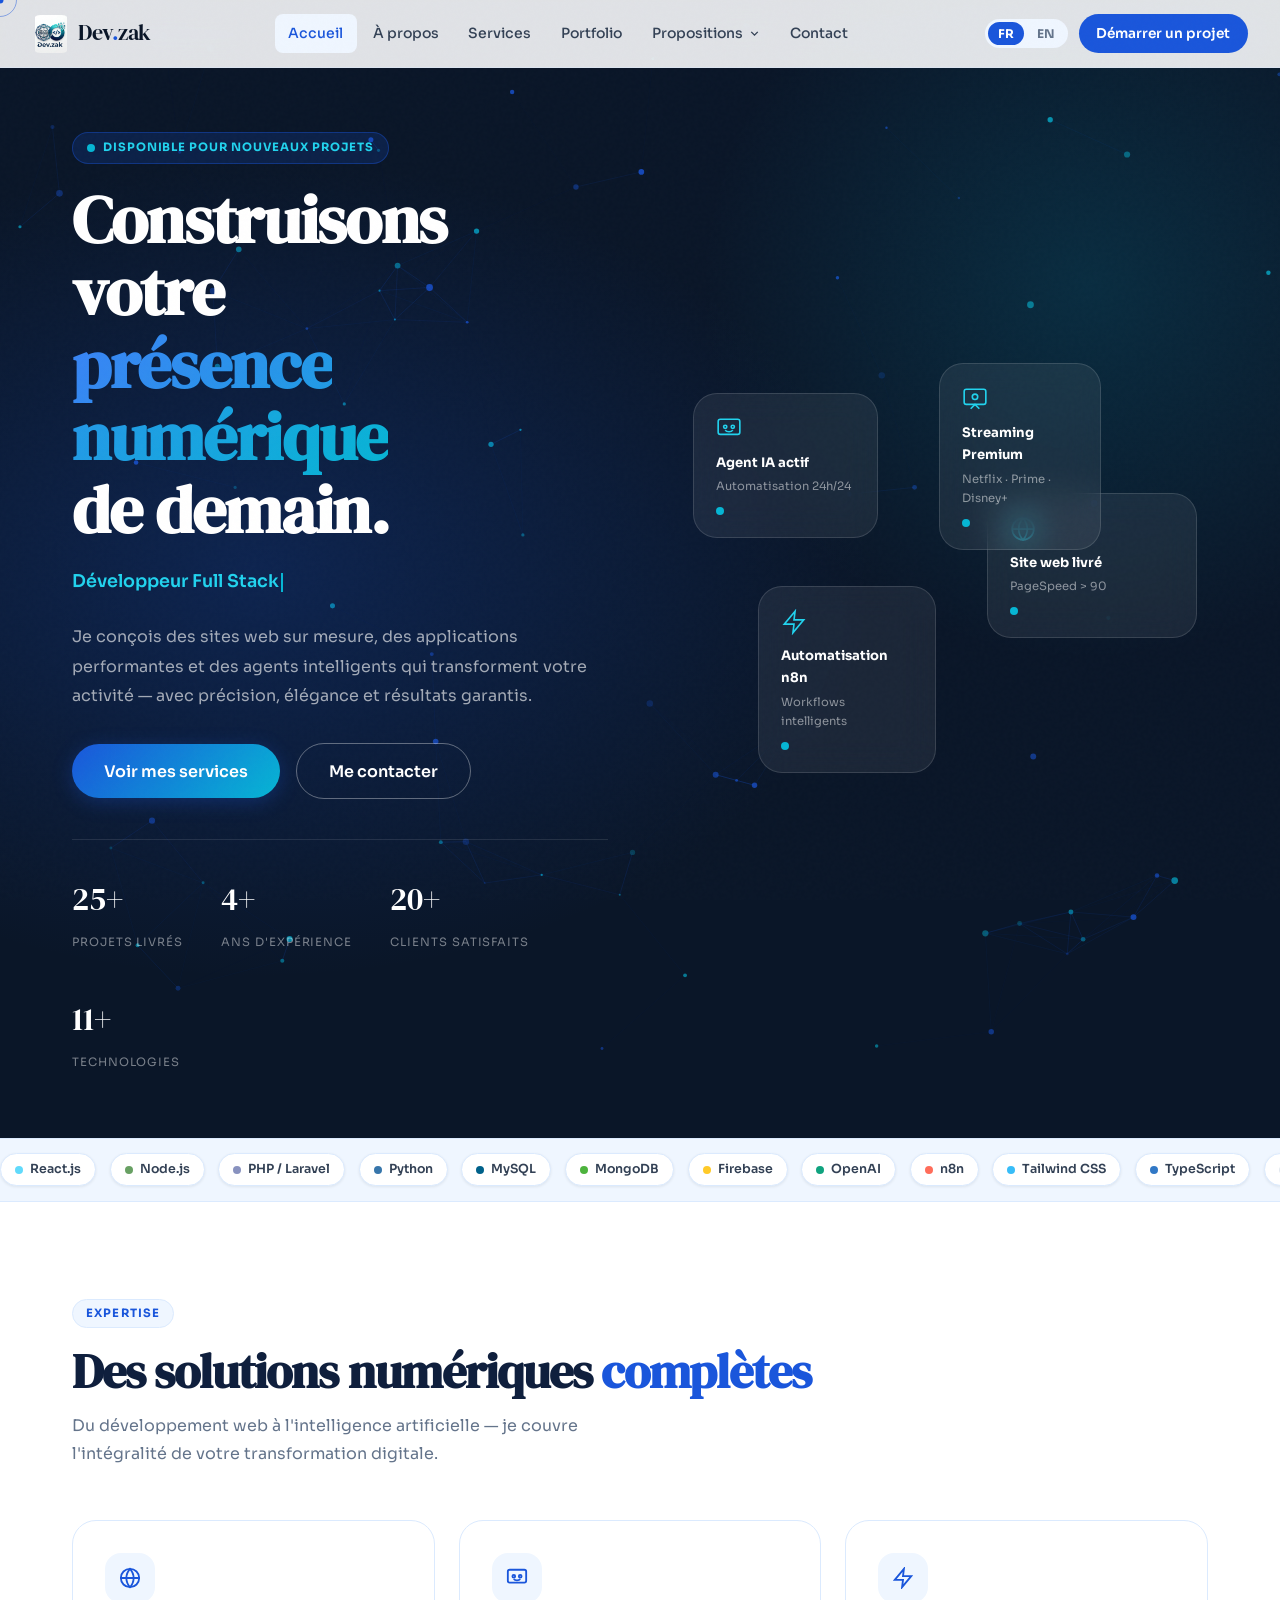
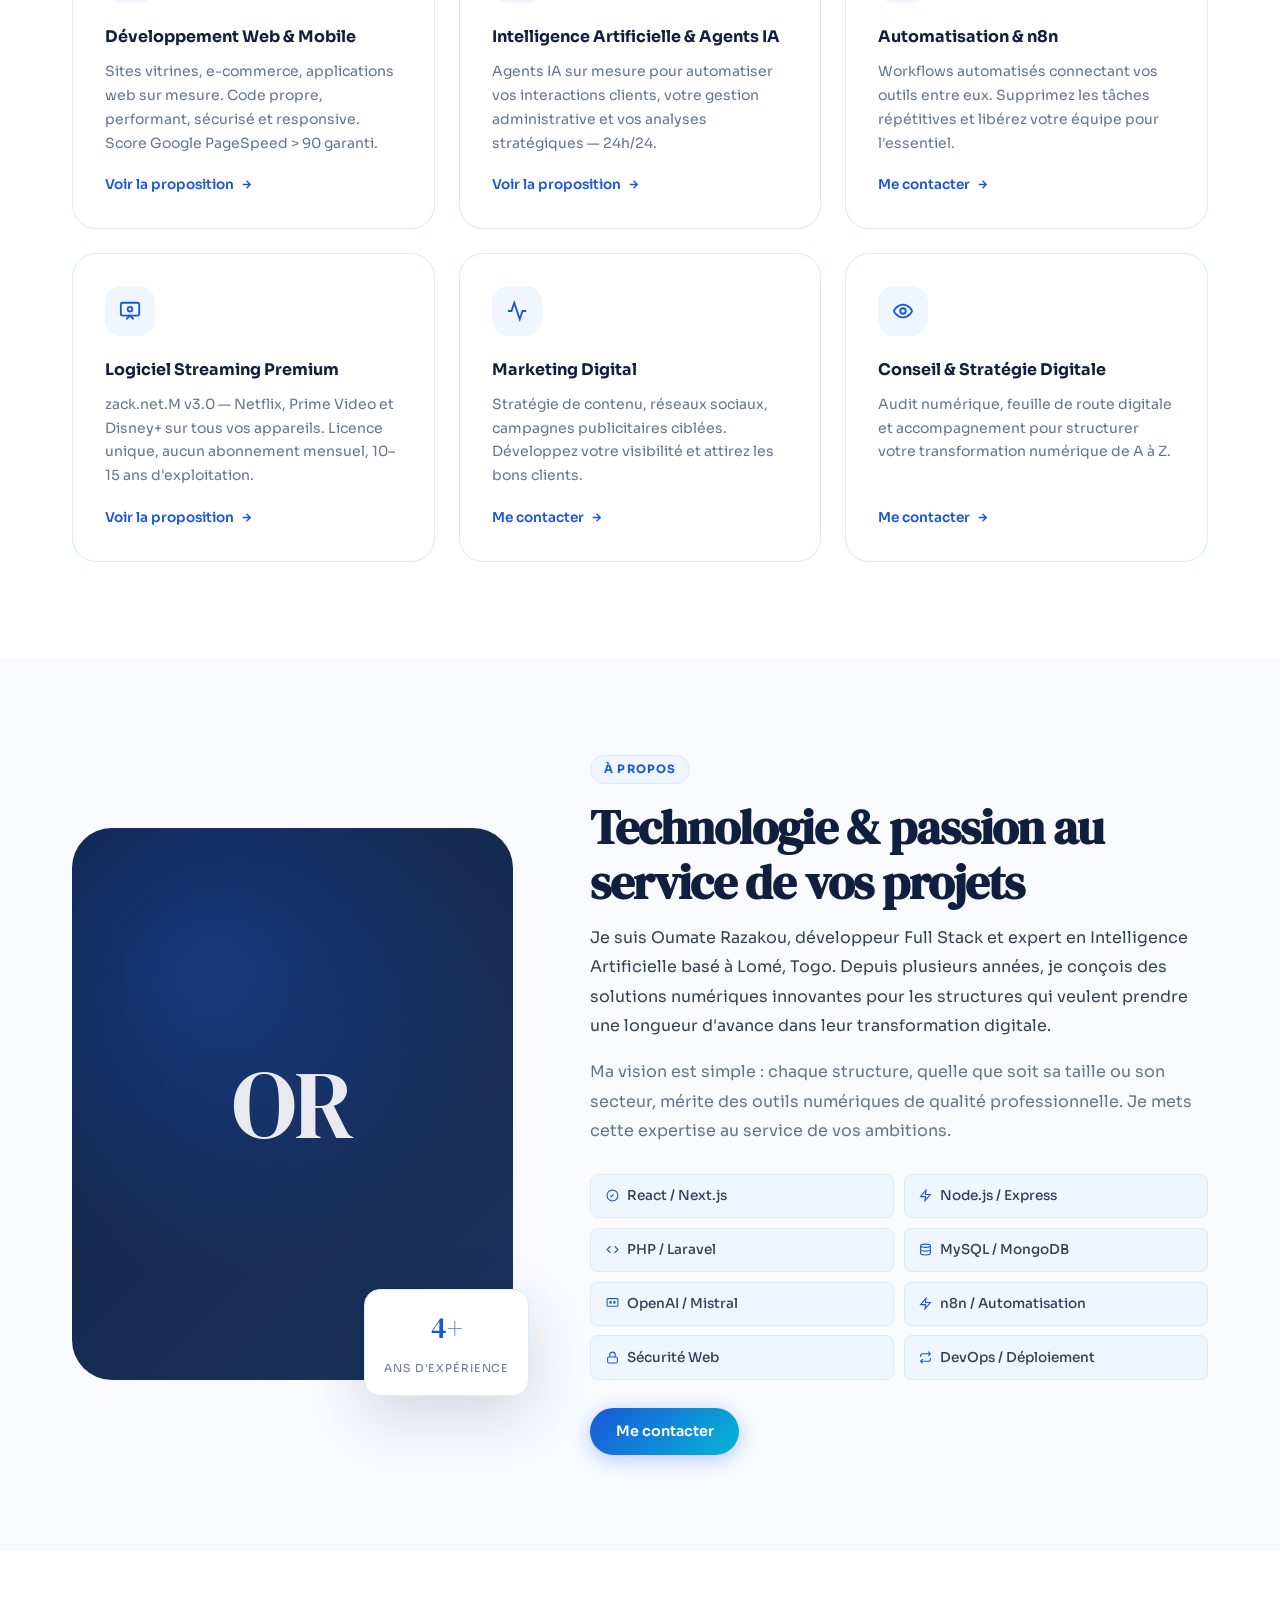
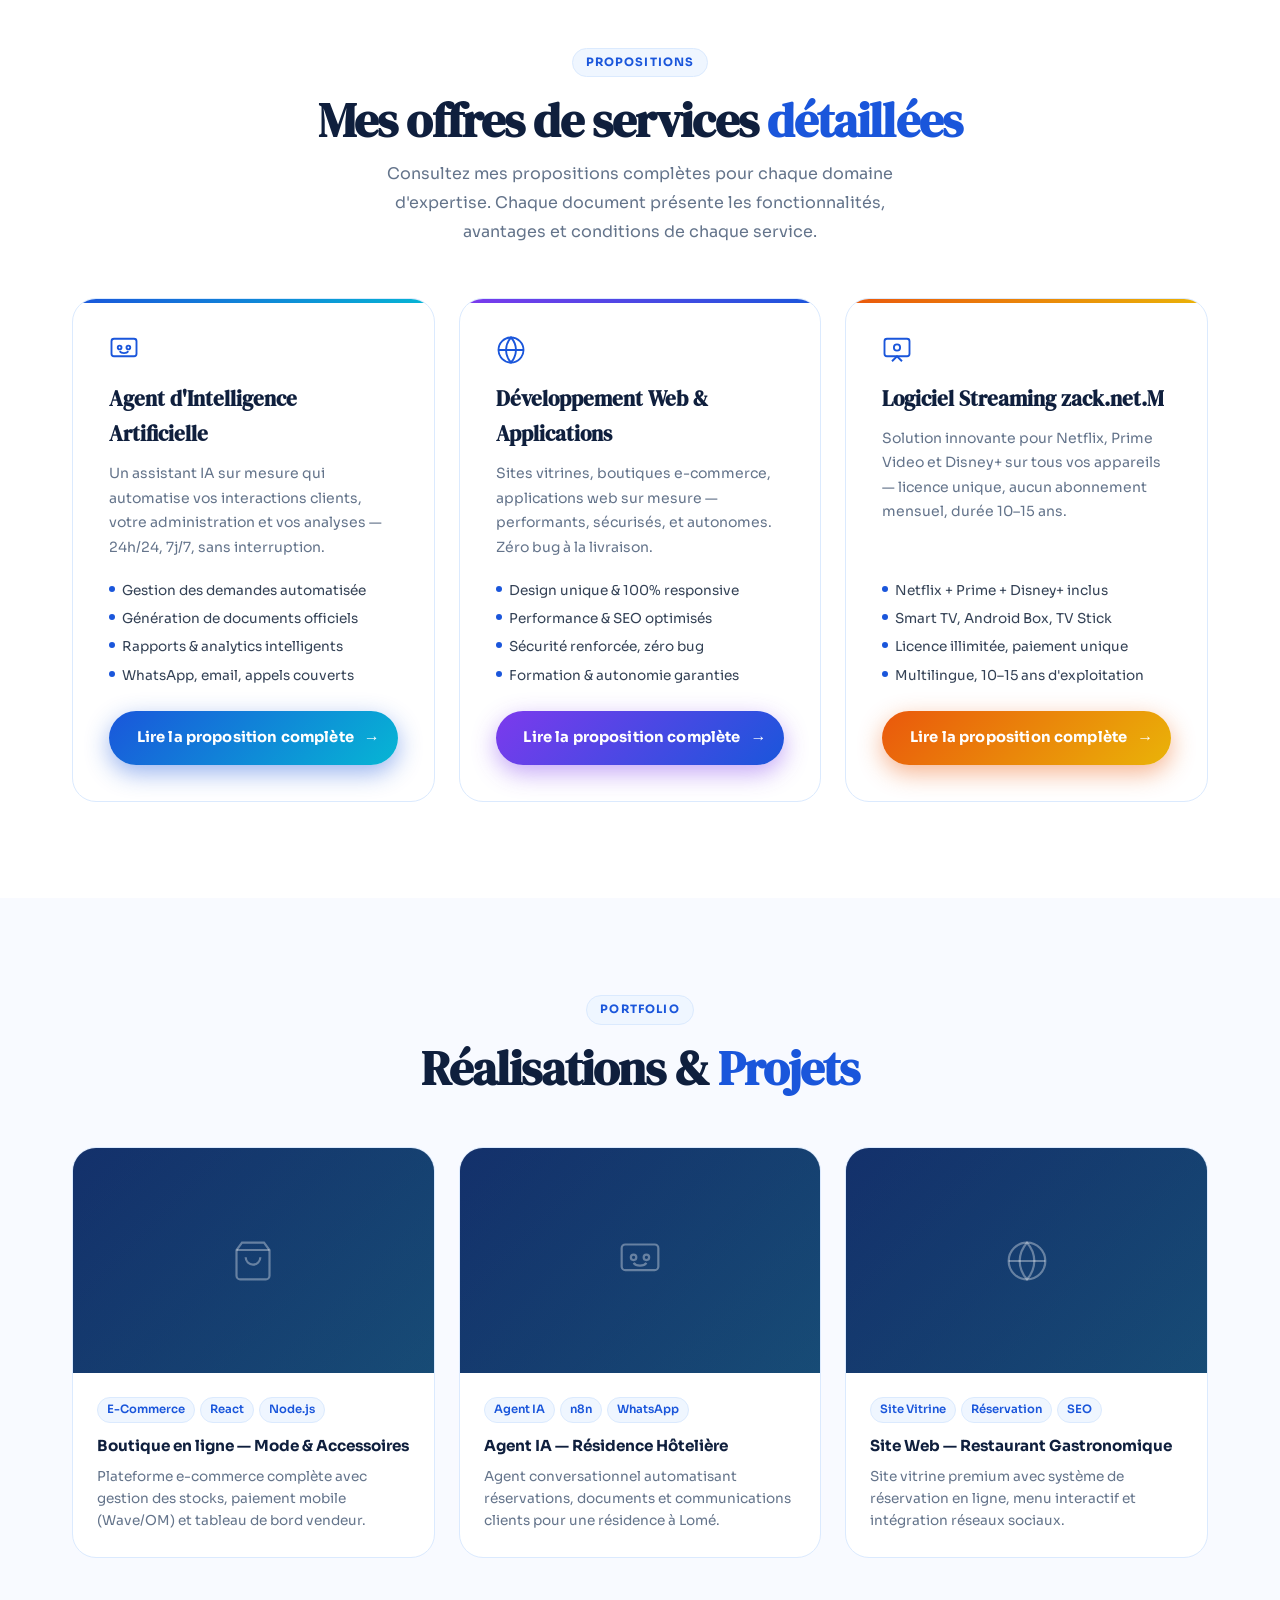
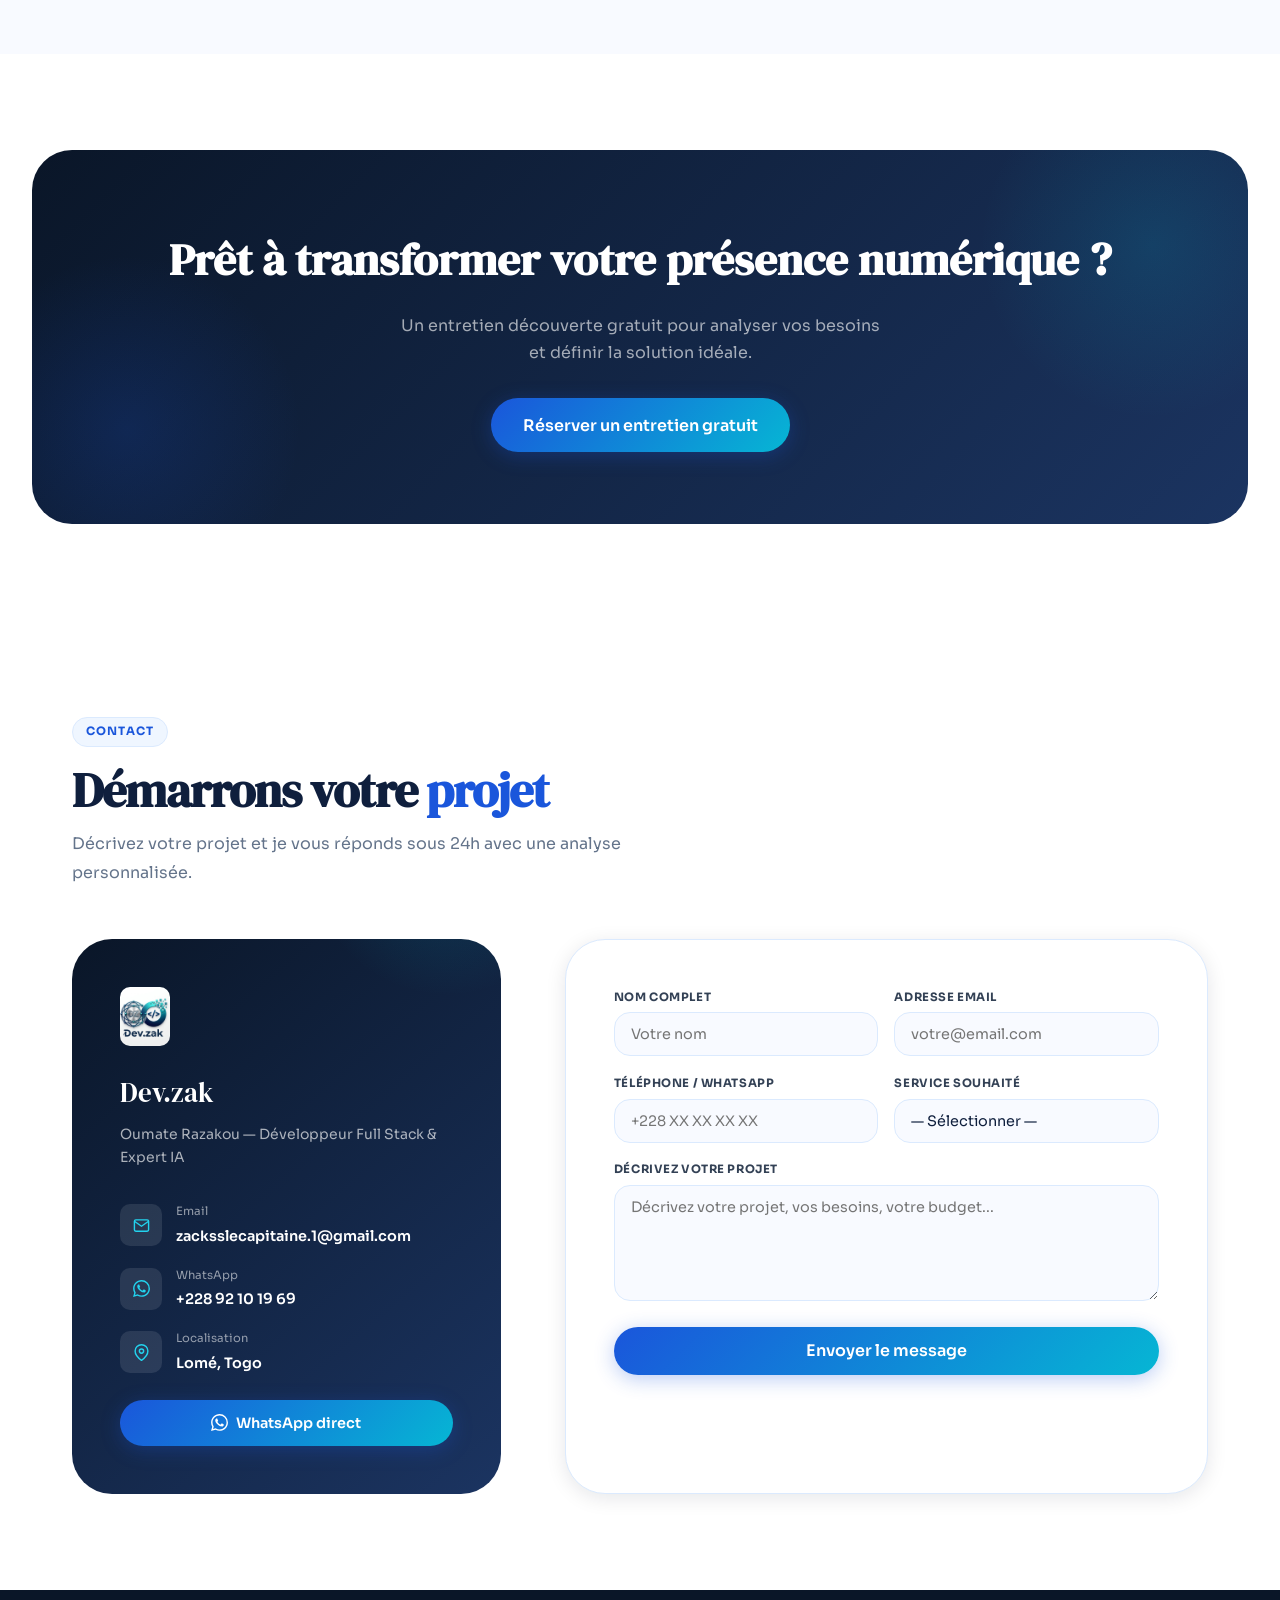
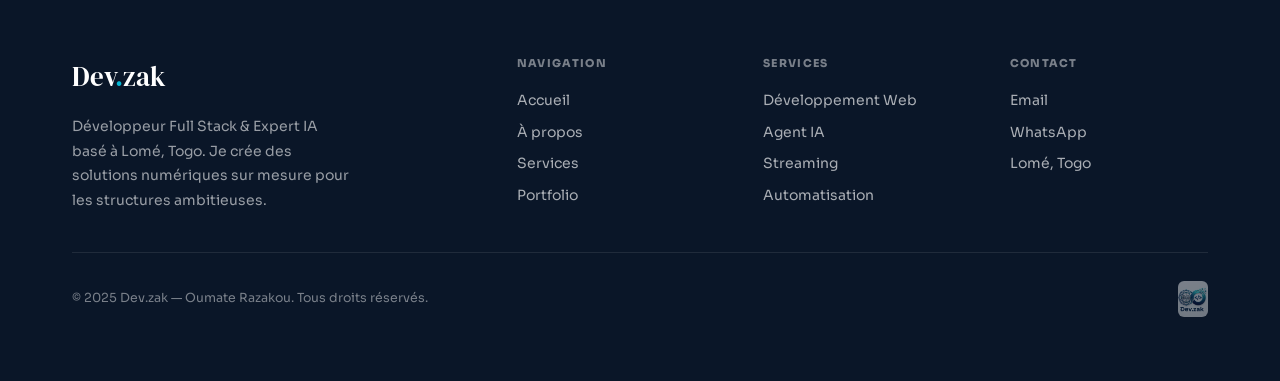
<file: index.html>
<!DOCTYPE html>
<html lang="fr">
<head>
  <meta charset="UTF-8"/>
  <meta name="viewport" content="width=device-width, initial-scale=1.0"/>
  <meta name="description" content="Dev.zak — Oumate Razakou, Développeur Full Stack & Expert IA à Lomé, Togo. Création de sites web sur mesure, agents IA, automatisation n8n, logiciel streaming. Devis gratuit."/>
  <meta name="keywords" content="développeur web Togo, développeur full stack Lomé, création site web Togo, agent IA Afrique, automatisation n8n, site web sur mesure, Dev.zak, Oumate Razakou, développeur Lomé, intelligence artificielle Togo"/>
  <meta name="author" content="Oumate Razakou — Dev.zak"/>
  <meta name="robots" content="index, follow"/>
  <meta name="theme-color" content="#0A1628"/>
  <link rel="canonical" href="https://dev-zak.netlify.app/"/>
  <meta name="google-site-verification" content="googledb522d963f6779ad"/>
  <meta property="og:type" content="website"/>
  <meta property="og:url" content="https://dev-zak.netlify.app/"/>
  <meta property="og:title" content="Dev.zak — Développeur Full Stack & Expert IA | Lomé, Togo"/>
  <meta property="og:description" content="Sites web sur mesure, agents IA et solutions numériques innovantes à Lomé, Togo. Contactez Dev.zak pour un devis gratuit."/>
  <meta property="og:image" content="https://dev-zak.netlify.app/assets/logo.png"/>
  <meta property="og:locale" content="fr_FR"/>
  <meta property="og:site_name" content="Dev.zak"/>
  <meta name="twitter:card" content="summary_large_image"/>
  <meta name="twitter:title" content="Dev.zak — Développeur Full Stack & Expert IA"/>
  <meta name="twitter:description" content="Sites web sur mesure, agents IA et solutions numériques à Lomé, Togo."/>
  <meta name="twitter:image" content="https://dev-zak.netlify.app/assets/logo.png"/>
  <script type="application/ld+json">{"@context":"https://schema.org","@type":"ProfessionalService","name":"Dev.zak","description":"Développement web sur mesure, agents IA et solutions numériques à Lomé, Togo.","url":"https://dev-zak.netlify.app","logo":"https://dev-zak.netlify.app/assets/logo.png","founder":{"@type":"Person","name":"Oumate Razakou","jobTitle":"Développeur Full Stack & Expert IA"},"address":{"@type":"PostalAddress","addressLocality":"Lomé","addressCountry":"TG"},"contactPoint":{"@type":"ContactPoint","telephone":"+22892101969","contactType":"customer service","availableLanguage":["French","English"]},"sameAs":["https://wa.me/22892101969"],"serviceType":["Développement Web","Intelligence Artificielle","Automatisation","Marketing Digital"]}</script>
  <title>Dev.zak — Oumate Razakou</title>
  <link rel="icon" href="assets/logo.png" type="image/png"/>
  <link rel="stylesheet" href="css/main.css"/>
</head>
<body>

<!-- PAGE LOADER -->
<div class="dz-loader" id="dz-loader">
  <div class="dz-loader-inner">
    <img src="assets/logo.png" alt="Dev.zak" width="52" height="52" style="margin-bottom:20px;border-radius:12px;"/>
    <div class="dz-loader-bar"><div class="dz-loader-fill"></div></div>
    <p class="dz-loader-label">Loading</p>
  </div>
</div>

<!-- CUSTOM CURSOR -->
<div class="dz-cursor" id="dz-cursor" aria-hidden="true">
  <div class="dz-cursor-dot"></div>
  <div class="dz-cursor-ring"></div>
</div>

<!-- NAVBAR -->
<nav class="navbar" id="navbar">
  <a href="index.html" class="nav-brand">
    <img src="assets/logo.png" alt="Dev.zak" class="nav-logo" width="38" height="38"/>
    <span class="nav-brand-name">Dev<span>.</span>zak</span>
  </a>
  <div class="nav-links">
    <a href="index.html" data-i18n="nav_home" class="active">Accueil</a>
    <a href="#about" data-i18n="nav_about">À propos</a>
    <a href="#services" data-i18n="nav_services">Services</a>
    <a href="#portfolio" data-i18n="nav_portfolio">Portfolio</a>
    <div class="nav-dropdown">
      <button class="nav-dropdown-btn">
        <span data-i18n="nav_propositions">Propositions</span>
        <svg width="13" height="13" viewBox="0 0 24 24" fill="none" stroke="currentColor" stroke-width="2.5"><polyline points="6,9 12,15 18,9"/></svg>
      </button>
      <div class="nav-dropdown-menu">
        <a href="propositions/agent-ia.html">
          <div class="drop-icon"><svg width="15" height="15" viewBox="0 0 24 24" fill="none" stroke="currentColor" stroke-width="2"><rect x="2" y="3" width="20" height="14" rx="2"/><circle cx="8.5" cy="10" r="1.5"/><circle cx="15.5" cy="10" r="1.5"/><path d="M8.5 13s1 1.5 3.5 1.5 3.5-1.5 3.5-1.5"/></svg></div>
          <div><div style="font-weight:700;font-size:0.85rem;" data-i18n="nav_prop_ia">Agent IA</div><div style="font-size:0.72rem;color:#64748B;">Automatisation intelligente</div></div>
        </a>
        <a href="propositions/site-web.html">
          <div class="drop-icon"><svg width="15" height="15" viewBox="0 0 24 24" fill="none" stroke="currentColor" stroke-width="2"><circle cx="12" cy="12" r="10"/><line x1="2" y1="12" x2="22" y2="12"/><path d="M12 2a15.3 15.3 0 014 10 15.3 15.3 0 01-4 10 15.3 15.3 0 01-4-10 15.3 15.3 0 014-10z"/></svg></div>
          <div><div style="font-weight:700;font-size:0.85rem;" data-i18n="nav_prop_web">Développement Web</div><div style="font-size:0.72rem;color:#64748B;">Sites & Applications</div></div>
        </a>
        <a href="propositions/streaming.html">
          <div class="drop-icon"><svg width="15" height="15" viewBox="0 0 24 24" fill="none" stroke="currentColor" stroke-width="2"><rect x="2" y="3" width="20" height="14" rx="2"/><polyline points="8 21 12 17 16 21"/></svg></div>
          <div><div style="font-weight:700;font-size:0.85rem;" data-i18n="nav_prop_streaming">Logiciel Streaming</div><div style="font-size:0.72rem;color:#64748B;">Netflix, Prime, Disney+</div></div>
        </a>
      </div>
    </div>
    <a href="#contact" data-i18n="nav_contact">Contact</a>
  </div>
  <div class="nav-right">
    <div class="nav-lang">
      <button class="lang-btn active" data-lang="fr">FR</button>
      <button class="lang-btn" data-lang="en">EN</button>
    </div>
    <a href="#contact" class="nav-cta" data-i18n="nav_cta">Démarrer un projet</a>
    <button class="nav-hamburger" id="nav-hamburger" aria-label="Menu" aria-expanded="false"><span></span><span></span><span></span></button>
  </div>
</nav>

<!-- MOBILE NAV -->
<div class="mobile-nav" id="mobile-nav" role="dialog" aria-label="Navigation mobile">
  <button class="mobile-nav-close" id="mobile-nav-close" aria-label="Fermer">
    <svg width="16" height="16" viewBox="0 0 24 24" fill="none" stroke="currentColor" stroke-width="2.5"><path d="M18 6L6 18M6 6l12 12"/></svg>
  </button>
  <div class="mobile-nav-logo"><img src="assets/logo.png" alt="Dev.zak" width="36" height="36"/><span>Dev<b style="color:var(--blue)">.</b>zak</span></div>
  <a href="index.html" data-i18n="nav_home">Accueil</a>
  <a href="#about" data-i18n="nav_about">À propos</a>
  <a href="#services" data-i18n="nav_services">Services</a>
  <a href="#portfolio" data-i18n="nav_portfolio">Portfolio</a>
  <div class="mobile-nav-sep">Propositions</div>
  <a href="propositions/agent-ia.html" data-i18n="nav_prop_ia">Agent IA</a>
  <a href="propositions/site-web.html" data-i18n="nav_prop_web">Développement Web</a>
  <a href="propositions/streaming.html" data-i18n="nav_prop_streaming">Logiciel Streaming</a>
  <a href="#contact" data-i18n="nav_contact">Contact</a>
</div>

<!-- HERO -->
<section class="hero" id="home">
  <canvas id="particles-canvas" aria-hidden="true"></canvas>
  <div class="hero-gradient" aria-hidden="true"></div>
  <div class="container">
    <div class="hero-inner">
      <div class="hero-text">
        <div class="hero-badge" data-i18n="hero_badge">Disponible pour nouveaux projets</div>
        <h1 class="hero-title">
          <span data-i18n="hero_title_1">Construisons votre</span><br/>
          <span class="highlight" data-i18n="hero_title_2">présence numérique</span><br/>
          <span data-i18n="hero_title_3">de demain.</span>
        </h1>
        <div class="hero-typed-row"><span id="typed-text"></span><span class="cursor-blink" aria-hidden="true"></span></div>
        <p class="hero-desc" data-i18n="hero_desc">Je conçois des sites web sur mesure, des applications performantes et des agents intelligents qui transforment votre activité — avec précision, élégance et résultats garantis.</p>
        <div class="hero-actions">
          <a href="#services" class="btn btn-primary btn-lg" data-i18n="hero_btn_primary">Voir mes services</a>
          <a href="#contact" class="btn btn-outline btn-lg" data-i18n="hero_btn_secondary">Me contacter</a>
        </div>
        <div class="hero-stats">
          <div class="stat-item"><span class="stat-num" data-target="25" data-suffix="+">0</span><span class="stat-label" data-i18n="stat_1">Projets livrés</span></div>
          <div class="stat-item"><span class="stat-num" data-target="4" data-suffix="+">0</span><span class="stat-label" data-i18n="stat_2">Ans d'expérience</span></div>
          <div class="stat-item"><span class="stat-num" data-target="20" data-suffix="+">0</span><span class="stat-label" data-i18n="stat_3">Clients satisfaits</span></div>
          <div class="stat-item"><span class="stat-num" data-target="15" data-suffix="+">0</span><span class="stat-label" data-i18n="stat_4">Technologies</span></div>
        </div>
      </div>
      <!-- Hero floating cards with SVG icons -->
      <div class="hero-visual" aria-hidden="true">
        <div class="hero-card">
          <div class="hero-card-icon"><svg width="26" height="26" viewBox="0 0 24 24" fill="none" stroke="currentColor" stroke-width="1.5"><rect x="2" y="3" width="20" height="14" rx="2"/><circle cx="8.5" cy="10" r="1.5"/><circle cx="15.5" cy="10" r="1.5"/><path d="M8.5 13s1 1.5 3.5 1.5 3.5-1.5 3.5-1.5"/></svg></div>
          <div class="hero-card-title">Agent IA actif</div>
          <div class="hero-card-sub">Automatisation 24h/24</div>
          <div class="hero-card-dot"></div>
        </div>
        <div class="hero-card">
          <div class="hero-card-icon"><svg width="26" height="26" viewBox="0 0 24 24" fill="none" stroke="currentColor" stroke-width="1.5"><circle cx="12" cy="12" r="10"/><line x1="2" y1="12" x2="22" y2="12"/><path d="M12 2a15.3 15.3 0 014 10 15.3 15.3 0 01-4 10 15.3 15.3 0 01-4-10 15.3 15.3 0 014-10z"/></svg></div>
          <div class="hero-card-title">Site web livré</div>
          <div class="hero-card-sub">PageSpeed &gt; 90</div>
          <div class="hero-card-dot"></div>
        </div>
        <div class="hero-card">
          <div class="hero-card-icon"><svg width="26" height="26" viewBox="0 0 24 24" fill="none" stroke="currentColor" stroke-width="1.5"><polygon points="13 2 3 14 12 14 11 22 21 10 12 10 13 2"/></svg></div>
          <div class="hero-card-title">Automatisation n8n</div>
          <div class="hero-card-sub">Workflows intelligents</div>
          <div class="hero-card-dot"></div>
        </div>
        <div class="hero-card">
          <div class="hero-card-icon"><svg width="26" height="26" viewBox="0 0 24 24" fill="none" stroke="currentColor" stroke-width="1.5"><rect x="2" y="3" width="20" height="14" rx="2"/><polyline points="8 21 12 17 16 21"/><circle cx="12" cy="10" r="2.5"/></svg></div>
          <div class="hero-card-title">Streaming Premium</div>
          <div class="hero-card-sub">Netflix · Prime · Disney+</div>
          <div class="hero-card-dot"></div>
        </div>
      </div>
    </div>
  </div>
</section>

<!-- MARQUEE — colored dots instead of emojis -->
<div class="marquee-wrap" aria-hidden="true">
  <div class="marquee-track">
    <div class="tech-chip"><span class="tech-dot" style="background:#61DAFB;"></span>React.js</div>
    <div class="tech-chip"><span class="tech-dot" style="background:#68A063;"></span>Node.js</div>
    <div class="tech-chip"><span class="tech-dot" style="background:#8892BF;"></span>PHP / Laravel</div>
    <div class="tech-chip"><span class="tech-dot" style="background:#3776AB;"></span>Python</div>
    <div class="tech-chip"><span class="tech-dot" style="background:#00618A;"></span>MySQL</div>
    <div class="tech-chip"><span class="tech-dot" style="background:#4DB33D;"></span>MongoDB</div>
    <div class="tech-chip"><span class="tech-dot" style="background:#FFCA28;"></span>Firebase</div>
    <div class="tech-chip"><span class="tech-dot" style="background:#10A37F;"></span>OpenAI</div>
    <div class="tech-chip"><span class="tech-dot" style="background:#FF6D5A;"></span>n8n</div>
    <div class="tech-chip"><span class="tech-dot" style="background:#38BDF8;"></span>Tailwind CSS</div>
    <div class="tech-chip"><span class="tech-dot" style="background:#3178C6;"></span>TypeScript</div>
    <div class="tech-chip"><span class="tech-dot" style="background:#E2E8F0;"></span>Next.js</div>
    <div class="tech-chip"><span class="tech-dot" style="background:#2496ED;"></span>Docker</div>
    <div class="tech-chip"><span class="tech-dot" style="background:#6772E5;"></span>Stripe / Wave</div>
    <div class="tech-chip"><span class="tech-dot" style="background:#E2E8F0;"></span>Vercel</div>
    <!-- duplicate -->
    <div class="tech-chip"><span class="tech-dot" style="background:#61DAFB;"></span>React.js</div>
    <div class="tech-chip"><span class="tech-dot" style="background:#68A063;"></span>Node.js</div>
    <div class="tech-chip"><span class="tech-dot" style="background:#8892BF;"></span>PHP / Laravel</div>
    <div class="tech-chip"><span class="tech-dot" style="background:#3776AB;"></span>Python</div>
    <div class="tech-chip"><span class="tech-dot" style="background:#00618A;"></span>MySQL</div>
    <div class="tech-chip"><span class="tech-dot" style="background:#4DB33D;"></span>MongoDB</div>
    <div class="tech-chip"><span class="tech-dot" style="background:#FFCA28;"></span>Firebase</div>
    <div class="tech-chip"><span class="tech-dot" style="background:#10A37F;"></span>OpenAI</div>
    <div class="tech-chip"><span class="tech-dot" style="background:#FF6D5A;"></span>n8n</div>
    <div class="tech-chip"><span class="tech-dot" style="background:#38BDF8;"></span>Tailwind CSS</div>
    <div class="tech-chip"><span class="tech-dot" style="background:#3178C6;"></span>TypeScript</div>
    <div class="tech-chip"><span class="tech-dot" style="background:#E2E8F0;"></span>Next.js</div>
    <div class="tech-chip"><span class="tech-dot" style="background:#2496ED;"></span>Docker</div>
    <div class="tech-chip"><span class="tech-dot" style="background:#6772E5;"></span>Stripe / Wave</div>
    <div class="tech-chip"><span class="tech-dot" style="background:#E2E8F0;"></span>Vercel</div>
  </div>
</div>

<!-- SERVICES -->
<section class="section" id="services">
  <div class="container">
    <div class="section-header">
      <div class="section-tag reveal" data-i18n="services_tag">Expertise</div>
      <h2 class="section-title reveal reveal-delay-1">Des solutions numériques <span>complètes</span></h2>
      <p class="section-subtitle reveal reveal-delay-2" data-i18n="services_subtitle">Du développement web à l'intelligence artificielle — je couvre l'intégralité de votre transformation digitale.</p>
    </div>
    <div class="services-grid">
      <div class="service-card reveal">
        <div class="service-icon"><svg width="22" height="22" viewBox="0 0 24 24" fill="none" stroke="currentColor" stroke-width="2"><circle cx="12" cy="12" r="10"/><line x1="2" y1="12" x2="22" y2="12"/><path d="M12 2a15.3 15.3 0 014 10 15.3 15.3 0 01-4 10 15.3 15.3 0 01-4-10 15.3 15.3 0 014-10z"/></svg></div>
        <h3 class="service-card-title">Développement Web & Mobile</h3>
        <p class="service-card-desc">Sites vitrines, e-commerce, applications web sur mesure. Code propre, performant, sécurisé et responsive. Score Google PageSpeed &gt; 90 garanti.</p>
        <a href="propositions/site-web.html" class="service-card-link">Voir la proposition <svg width="13" height="13" viewBox="0 0 24 24" fill="none" stroke="currentColor" stroke-width="2.5"><path d="M5 12h14M12 5l7 7-7 7"/></svg></a>
      </div>
      <div class="service-card reveal reveal-delay-1">
        <div class="service-icon"><svg width="22" height="22" viewBox="0 0 24 24" fill="none" stroke="currentColor" stroke-width="2"><rect x="2" y="3" width="20" height="14" rx="2"/><circle cx="8.5" cy="10" r="1.5"/><circle cx="15.5" cy="10" r="1.5"/><path d="M8.5 13s1 1.5 3.5 1.5 3.5-1.5 3.5-1.5"/></svg></div>
        <h3 class="service-card-title">Intelligence Artificielle & Agents IA</h3>
        <p class="service-card-desc">Agents IA sur mesure pour automatiser vos interactions clients, votre gestion administrative et vos analyses stratégiques — 24h/24.</p>
        <a href="propositions/agent-ia.html" class="service-card-link">Voir la proposition <svg width="13" height="13" viewBox="0 0 24 24" fill="none" stroke="currentColor" stroke-width="2.5"><path d="M5 12h14M12 5l7 7-7 7"/></svg></a>
      </div>
      <div class="service-card reveal reveal-delay-2">
        <div class="service-icon"><svg width="22" height="22" viewBox="0 0 24 24" fill="none" stroke="currentColor" stroke-width="2"><polygon points="13 2 3 14 12 14 11 22 21 10 12 10 13 2"/></svg></div>
        <h3 class="service-card-title">Automatisation & n8n</h3>
        <p class="service-card-desc">Workflows automatisés connectant vos outils entre eux. Supprimez les tâches répétitives et libérez votre équipe pour l'essentiel.</p>
        <a href="#contact" class="service-card-link">Me contacter <svg width="13" height="13" viewBox="0 0 24 24" fill="none" stroke="currentColor" stroke-width="2.5"><path d="M5 12h14M12 5l7 7-7 7"/></svg></a>
      </div>
      <div class="service-card reveal">
        <div class="service-icon"><svg width="22" height="22" viewBox="0 0 24 24" fill="none" stroke="currentColor" stroke-width="2"><rect x="2" y="3" width="20" height="14" rx="2"/><polyline points="8 21 12 17 16 21"/><circle cx="12" cy="10" r="2.5"/></svg></div>
        <h3 class="service-card-title">Logiciel Streaming Premium</h3>
        <p class="service-card-desc">zack.net.M v3.0 — Netflix, Prime Video et Disney+ sur tous vos appareils. Licence unique, aucun abonnement mensuel, 10–15 ans d'exploitation.</p>
        <a href="propositions/streaming.html" class="service-card-link">Voir la proposition <svg width="13" height="13" viewBox="0 0 24 24" fill="none" stroke="currentColor" stroke-width="2.5"><path d="M5 12h14M12 5l7 7-7 7"/></svg></a>
      </div>
      <div class="service-card reveal reveal-delay-1">
        <div class="service-icon"><svg width="22" height="22" viewBox="0 0 24 24" fill="none" stroke="currentColor" stroke-width="2"><path d="M22 12h-4l-3 9L9 3l-3 9H2"/></svg></div>
        <h3 class="service-card-title">Marketing Digital</h3>
        <p class="service-card-desc">Stratégie de contenu, réseaux sociaux, campagnes publicitaires ciblées. Développez votre visibilité et attirez les bons clients.</p>
        <a href="#contact" class="service-card-link">Me contacter <svg width="13" height="13" viewBox="0 0 24 24" fill="none" stroke="currentColor" stroke-width="2.5"><path d="M5 12h14M12 5l7 7-7 7"/></svg></a>
      </div>
      <div class="service-card reveal reveal-delay-2">
        <div class="service-icon"><svg width="22" height="22" viewBox="0 0 24 24" fill="none" stroke="currentColor" stroke-width="2"><circle cx="12" cy="12" r="3"/><path d="M2 12s3-7 10-7 10 7 10 7-3 7-10 7-10-7-10-7z"/></svg></div>
        <h3 class="service-card-title">Conseil & Stratégie Digitale</h3>
        <p class="service-card-desc">Audit numérique, feuille de route digitale et accompagnement pour structurer votre transformation numérique de A à Z.</p>
        <a href="#contact" class="service-card-link">Me contacter <svg width="13" height="13" viewBox="0 0 24 24" fill="none" stroke="currentColor" stroke-width="2.5"><path d="M5 12h14M12 5l7 7-7 7"/></svg></a>
      </div>
    </div>
  </div>
</section>

<!-- ABOUT -->
<section class="section section-bg" id="about">
  <div class="container">
    <div class="about-grid">
      <div class="about-img-col reveal reveal-left">
        <div class="about-avatar"><span class="about-initials">OR</span></div>
        <div class="about-badge"><span class="about-badge-num">4+</span><span class="about-badge-text">Ans d'expérience</span></div>
      </div>
      <div class="reveal reveal-right">
        <div class="section-tag" data-i18n="about_tag">À propos</div>
        <h2 class="section-title" data-i18n="about_title">Technologie & passion au service de vos projets</h2>
        <p style="color:var(--text-body);line-height:1.85;margin-bottom:1rem;" data-i18n="about_desc">Je suis Oumate Razakou, développeur Full Stack et expert en Intelligence Artificielle basé à Lomé, Togo. Depuis plusieurs années, je conçois des solutions numériques innovantes pour les structures qui veulent prendre une longueur d'avance dans leur transformation digitale.</p>
        <p style="color:var(--text-muted);line-height:1.85;margin-bottom:1.75rem;" data-i18n="about_vision">Ma vision est simple : chaque structure, quelle que soit sa taille ou son secteur, mérite des outils numériques de qualité professionnelle. Je mets cette expertise au service de vos ambitions.</p>
        <div class="skills-grid">
          <div class="skill-chip"><svg width="13" height="13" viewBox="0 0 24 24" fill="none" stroke="currentColor" stroke-width="2"><circle cx="12" cy="12" r="10"/><path d="M8 12l2 2 4-4"/></svg> React / Next.js</div>
          <div class="skill-chip"><svg width="13" height="13" viewBox="0 0 24 24" fill="none" stroke="currentColor" stroke-width="2"><polygon points="13 2 3 14 12 14 11 22 21 10 12 10 13 2"/></svg> Node.js / Express</div>
          <div class="skill-chip"><svg width="13" height="13" viewBox="0 0 24 24" fill="none" stroke="currentColor" stroke-width="2"><polyline points="16 18 22 12 16 6"/><polyline points="8 6 2 12 8 18"/></svg> PHP / Laravel</div>
          <div class="skill-chip"><svg width="13" height="13" viewBox="0 0 24 24" fill="none" stroke="currentColor" stroke-width="2"><ellipse cx="12" cy="5" rx="9" ry="3"/><path d="M21 12c0 1.66-4 3-9 3s-9-1.34-9-3"/><path d="M3 5v14c0 1.66 4 3 9 3s9-1.34 9-3V5"/></svg> MySQL / MongoDB</div>
          <div class="skill-chip"><svg width="13" height="13" viewBox="0 0 24 24" fill="none" stroke="currentColor" stroke-width="2"><rect x="2" y="3" width="20" height="14" rx="2"/><circle cx="8.5" cy="10" r="1.5"/><circle cx="15.5" cy="10" r="1.5"/></svg> OpenAI / Mistral</div>
          <div class="skill-chip"><svg width="13" height="13" viewBox="0 0 24 24" fill="none" stroke="currentColor" stroke-width="2"><polygon points="13 2 3 14 12 14 11 22 21 10 12 10 13 2"/></svg> n8n / Automatisation</div>
          <div class="skill-chip"><svg width="13" height="13" viewBox="0 0 24 24" fill="none" stroke="currentColor" stroke-width="2"><rect x="3" y="11" width="18" height="11" rx="2"/><path d="M7 11V7a5 5 0 0110 0v4"/></svg> Sécurité Web</div>
          <div class="skill-chip"><svg width="13" height="13" viewBox="0 0 24 24" fill="none" stroke="currentColor" stroke-width="2"><polyline points="17 1 21 5 17 9"/><path d="M3 11V9a4 4 0 014-4h14"/><polyline points="7 23 3 19 7 15"/><path d="M21 13v2a4 4 0 01-4 4H3"/></svg> DevOps / Déploiement</div>
        </div>
        <div style="margin-top:1.75rem;"><a href="#contact" class="btn btn-primary" data-i18n="hero_btn_secondary">Me contacter</a></div>
      </div>
    </div>
  </div>
</section>

<!-- PROPOSITIONS -->
<section class="section" id="propositions">
  <div class="container">
    <div class="section-header centered">
      <div class="section-tag reveal" data-i18n="props_tag">Propositions</div>
      <h2 class="section-title reveal reveal-delay-1">Mes offres de services <span>détaillées</span></h2>
      <p class="section-subtitle reveal reveal-delay-2" data-i18n="props_subtitle">Consultez mes propositions complètes pour chaque domaine d'expertise. Chaque page présente les fonctionnalités et avantages de chaque service.</p>
    </div>
    <div class="props-grid">
      <div class="prop-card reveal" style="--card-grad: linear-gradient(90deg, #1A56DB, #06B6D4);">
        <div class="prop-icon"><svg width="30" height="30" viewBox="0 0 24 24" fill="none" stroke="currentColor" stroke-width="1.5"><rect x="2" y="3" width="20" height="14" rx="2"/><circle cx="8.5" cy="10" r="1.5"/><circle cx="15.5" cy="10" r="1.5"/><path d="M8.5 13s1 1.5 3.5 1.5 3.5-1.5 3.5-1.5"/></svg></div>
        <h3 class="prop-title">Agent d'Intelligence Artificielle</h3>
        <p class="prop-desc">Un assistant IA sur mesure qui automatise vos interactions clients, votre administration et vos analyses — 24h/24, 7j/7, sans interruption.</p>
        <div class="prop-features">
          <div class="prop-feature">Gestion des demandes automatisée</div>
          <div class="prop-feature">Génération de documents officiels</div>
          <div class="prop-feature">Rapports & analytics intelligents</div>
          <div class="prop-feature">WhatsApp, email, appels couverts</div>
        </div>
        <div class="btn-float-wrap"><a href="propositions/agent-ia.html" class="btn-float btn-float-ia"><svg width="15" height="15" viewBox="0 0 24 24" fill="none" stroke="currentColor" stroke-width="2"><path d="M14 2H6a2 2 0 00-2 2v16a2 2 0 002 2h12a2 2 0 002-2V8z"/><polyline points="14 2 14 8 20 8"/></svg><span>Lire la proposition complète</span><span class="btn-float-arrow">→</span></a></div>
      </div>
      <div class="prop-card reveal reveal-delay-1" style="--card-grad: linear-gradient(90deg, #7C3AED, #1A56DB);">
        <div class="prop-icon"><svg width="30" height="30" viewBox="0 0 24 24" fill="none" stroke="currentColor" stroke-width="1.5"><circle cx="12" cy="12" r="10"/><line x1="2" y1="12" x2="22" y2="12"/><path d="M12 2a15.3 15.3 0 014 10 15.3 15.3 0 01-4 10 15.3 15.3 0 01-4-10 15.3 15.3 0 014-10z"/></svg></div>
        <h3 class="prop-title">Développement Web & Applications</h3>
        <p class="prop-desc">Sites vitrines, boutiques e-commerce, applications web sur mesure — performants, sécurisés, et autonomes. Zéro bug à la livraison.</p>
        <div class="prop-features">
          <div class="prop-feature">Design unique & 100% responsive</div>
          <div class="prop-feature">Performance & SEO optimisés</div>
          <div class="prop-feature">Sécurité renforcée, zéro bug</div>
          <div class="prop-feature">Formation & autonomie garanties</div>
        </div>
        <div class="btn-float-wrap"><a href="propositions/site-web.html" class="btn-float btn-float-web"><svg width="15" height="15" viewBox="0 0 24 24" fill="none" stroke="currentColor" stroke-width="2"><path d="M14 2H6a2 2 0 00-2 2v16a2 2 0 002 2h12a2 2 0 002-2V8z"/><polyline points="14 2 14 8 20 8"/></svg><span>Lire la proposition complète</span><span class="btn-float-arrow">→</span></a></div>
      </div>
      <div class="prop-card reveal reveal-delay-2" style="--card-grad: linear-gradient(90deg, #EA580C, #EAB308);">
        <div class="prop-icon"><svg width="30" height="30" viewBox="0 0 24 24" fill="none" stroke="currentColor" stroke-width="1.5"><rect x="2" y="3" width="20" height="14" rx="2"/><polyline points="8 21 12 17 16 21"/><circle cx="12" cy="10" r="2.5"/></svg></div>
        <h3 class="prop-title">Logiciel Streaming zack.net.M</h3>
        <p class="prop-desc">Solution innovante pour Netflix, Prime Video et Disney+ sur tous vos appareils — licence unique, aucun abonnement mensuel, durée 10–15 ans.</p>
        <div class="prop-features">
          <div class="prop-feature">Netflix + Prime + Disney+ inclus</div>
          <div class="prop-feature">Smart TV, Android Box, TV Stick</div>
          <div class="prop-feature">Licence illimitée, paiement unique</div>
          <div class="prop-feature">Multilingue, 10–15 ans d'exploitation</div>
        </div>
        <div class="btn-float-wrap"><a href="propositions/streaming.html" class="btn-float btn-float-streaming"><svg width="15" height="15" viewBox="0 0 24 24" fill="none" stroke="currentColor" stroke-width="2"><path d="M14 2H6a2 2 0 00-2 2v16a2 2 0 002 2h12a2 2 0 002-2V8z"/><polyline points="14 2 14 8 20 8"/></svg><span>Lire la proposition complète</span><span class="btn-float-arrow">→</span></a></div>
      </div>
    </div>
  </div>
</section>

<!-- PORTFOLIO -->
<section class="section section-bg" id="portfolio">
  <div class="container">
    <div class="section-header centered">
      <div class="section-tag reveal" data-i18n="portfolio_tag">Portfolio</div>
      <h2 class="section-title reveal reveal-delay-1">Réalisations & <span>Projets</span></h2>
    </div>
    <div class="portfolio-grid">
      <div class="portfolio-card reveal">
        <div class="portfolio-thumb"><div class="portfolio-thumb-icon"><svg width="44" height="44" viewBox="0 0 24 24" fill="none" stroke="currentColor" stroke-width="1.2"><path d="M6 2L3 6v14a2 2 0 002 2h14a2 2 0 002-2V6l-3-4z"/><line x1="3" y1="6" x2="21" y2="6"/><path d="M16 10a4 4 0 01-8 0"/></svg></div></div>
        <div class="portfolio-info">
          <div class="portfolio-tags"><span class="tag">E-Commerce</span><span class="tag">React</span><span class="tag">Node.js</span></div>
          <h3 class="portfolio-title">Boutique en ligne — Mode & Accessoires</h3>
          <p class="portfolio-desc">Plateforme e-commerce complète avec gestion des stocks, paiement mobile (Wave/OM) et tableau de bord vendeur.</p>
        </div>
      </div>
      <div class="portfolio-card reveal reveal-delay-1">
        <div class="portfolio-thumb"><div class="portfolio-thumb-icon"><svg width="44" height="44" viewBox="0 0 24 24" fill="none" stroke="currentColor" stroke-width="1.2"><rect x="2" y="3" width="20" height="14" rx="2"/><circle cx="8.5" cy="10" r="1.5"/><circle cx="15.5" cy="10" r="1.5"/><path d="M8.5 13s1 1.5 3.5 1.5 3.5-1.5 3.5-1.5"/></svg></div></div>
        <div class="portfolio-info">
          <div class="portfolio-tags"><span class="tag">Agent IA</span><span class="tag">n8n</span><span class="tag">WhatsApp</span></div>
          <h3 class="portfolio-title">Agent IA — Résidence Hôtelière</h3>
          <p class="portfolio-desc">Agent conversationnel automatisant réservations, documents et communications clients pour une résidence à Lomé.</p>
        </div>
      </div>
      <div class="portfolio-card reveal reveal-delay-2">
        <div class="portfolio-thumb"><div class="portfolio-thumb-icon"><svg width="44" height="44" viewBox="0 0 24 24" fill="none" stroke="currentColor" stroke-width="1.2"><circle cx="12" cy="12" r="10"/><line x1="2" y1="12" x2="22" y2="12"/><path d="M12 2a15.3 15.3 0 014 10 15.3 15.3 0 01-4 10 15.3 15.3 0 01-4-10 15.3 15.3 0 014-10z"/></svg></div></div>
        <div class="portfolio-info">
          <div class="portfolio-tags"><span class="tag">Site Vitrine</span><span class="tag">Réservation</span><span class="tag">SEO</span></div>
          <h3 class="portfolio-title">Site Web — Restaurant Gastronomique</h3>
          <p class="portfolio-desc">Site vitrine premium avec système de réservation en ligne, menu interactif et intégration réseaux sociaux.</p>
        </div>
      </div>
    </div>
  </div>
</section>

<!-- CTA -->
<section class="section">
  <div class="cta-wrap"><div class="cta-banner"><div class="cta-inner">
    <h2 class="cta-title" data-i18n="cta_title">Prêt à transformer votre présence numérique ?</h2>
    <p class="cta-sub" data-i18n="cta_sub">Un entretien découverte gratuit pour analyser vos besoins et définir la solution idéale.</p>
    <a href="#contact" class="btn btn-primary btn-lg" data-i18n="cta_btn">Réserver un entretien gratuit</a>
  </div></div></div>
</section>

<!-- CONTACT -->
<section class="section" id="contact">
  <div class="container">
    <div class="section-header">
      <div class="section-tag reveal" data-i18n="contact_tag">Contact</div>
      <h2 class="section-title reveal reveal-delay-1">Démarrons votre <span>projet</span></h2>
      <p class="section-subtitle reveal reveal-delay-2" data-i18n="contact_subtitle">Décrivez votre projet et je vous réponds sous 24h avec une analyse personnalisée.</p>
    </div>
    <div class="contact-grid">
      <div class="contact-card-info reveal reveal-left">
        <img src="assets/logo.png" alt="Dev.zak logo" class="contact-logo" width="50" height="50"/>
        <div class="contact-info-name">Dev.zak</div>
        <div class="contact-info-role">Oumate Razakou — Développeur Full Stack & Expert IA</div>
        <div class="contact-items">
          <div class="contact-item">
            <div class="contact-item-ico"><svg width="17" height="17" viewBox="0 0 24 24" fill="none" stroke="currentColor" stroke-width="2"><path d="M4 4h16c1.1 0 2 .9 2 2v12c0 1.1-.9 2-2 2H4c-1.1 0-2-.9-2-2V6c0-1.1.9-2 2-2z"/><polyline points="22,6 12,13 2,6"/></svg></div>
            <div><div class="contact-item-lbl">Email</div><div class="contact-item-val">zacksslecapitaine.1@gmail.com</div></div>
          </div>
          <div class="contact-item">
            <div class="contact-item-ico"><svg width="17" height="17" viewBox="0 0 24 24" fill="currentColor"><path d="M17.472 14.382c-.297-.149-1.758-.867-2.03-.967-.273-.099-.471-.148-.67.15-.197.297-.767.966-.94 1.164-.173.199-.347.223-.644.075-.297-.15-1.255-.463-2.39-1.475-.883-.788-1.48-1.761-1.653-2.059-.173-.297-.018-.458.13-.606.134-.133.298-.347.446-.52.149-.174.198-.298.298-.497.099-.198.05-.371-.025-.52-.075-.149-.669-1.612-.916-2.207-.242-.579-.487-.5-.669-.51-.173-.008-.371-.01-.57-.01-.198 0-.52.074-.792.372-.272.297-1.04 1.016-1.04 2.479 0 1.462 1.065 2.875 1.213 3.074.149.198 2.096 3.2 5.077 4.487.709.306 1.262.489 1.694.625.712.227 1.36.195 1.871.118.571-.085 1.758-.719 2.006-1.413.248-.694.248-1.289.173-1.413-.074-.124-.272-.198-.57-.347m-5.421 7.403h-.004a9.87 9.87 0 01-5.031-1.378l-.361-.214-3.741.982.998-3.648-.235-.374a9.86 9.86 0 01-1.51-5.26c.001-5.45 4.436-9.884 9.888-9.884 2.64 0 5.122 1.03 6.988 2.898a9.825 9.825 0 012.893 6.994c-.003 5.45-4.437 9.884-9.885 9.884m8.413-18.297A11.815 11.815 0 0012.05 0C5.495 0 .16 5.335.157 11.892c0 2.096.547 4.142 1.588 5.945L.057 24l6.305-1.654a11.882 11.882 0 005.683 1.448h.005c6.554 0 11.89-5.335 11.893-11.893a11.821 11.821 0 00-3.48-8.413z"/></svg></div>
            <div><div class="contact-item-lbl">WhatsApp</div><div class="contact-item-val">+228 92 10 19 69</div></div>
          </div>
          <div class="contact-item">
            <div class="contact-item-ico"><svg width="17" height="17" viewBox="0 0 24 24" fill="none" stroke="currentColor" stroke-width="2"><path d="M21 10c0 7-9 13-9 13s-9-6-9-13a9 9 0 0118 0z"/><circle cx="12" cy="10" r="3"/></svg></div>
            <div><div class="contact-item-lbl">Localisation</div><div class="contact-item-val">Lomé, Togo</div></div>
          </div>
        </div>
        <div style="margin-top:auto;padding-top:1.5rem;">
          <a href="https://wa.me/22892101969" target="_blank" rel="noopener noreferrer" class="btn btn-primary btn-full">
            <svg width="17" height="17" viewBox="0 0 24 24" fill="currentColor"><path d="M17.472 14.382c-.297-.149-1.758-.867-2.03-.967-.273-.099-.471-.148-.67.15-.197.297-.767.966-.94 1.164-.173.199-.347.223-.644.075-.297-.15-1.255-.463-2.39-1.475-.883-.788-1.48-1.761-1.653-2.059-.173-.297-.018-.458.13-.606.134-.133.298-.347.446-.52.149-.174.198-.298.298-.497.099-.198.05-.371-.025-.52-.075-.149-.669-1.612-.916-2.207-.242-.579-.487-.5-.669-.51-.173-.008-.371-.01-.57-.01-.198 0-.52.074-.792.372-.272.297-1.04 1.016-1.04 2.479 0 1.462 1.065 2.875 1.213 3.074.149.198 2.096 3.2 5.077 4.487.709.306 1.262.489 1.694.625.712.227 1.36.195 1.871.118.571-.085 1.758-.719 2.006-1.413.248-.694.248-1.289.173-1.413-.074-.124-.272-.198-.57-.347m-5.421 7.403h-.004a9.87 9.87 0 01-5.031-1.378l-.361-.214-3.741.982.998-3.648-.235-.374a9.86 9.86 0 01-1.51-5.26c.001-5.45 4.436-9.884 9.888-9.884 2.64 0 5.122 1.03 6.988 2.898a9.825 9.825 0 012.893 6.994c-.003 5.45-4.437 9.884-9.885 9.884m8.413-18.297A11.815 11.815 0 0012.05 0C5.495 0 .16 5.335.157 11.892c0 2.096.547 4.142 1.588 5.945L.057 24l6.305-1.654a11.882 11.882 0 005.683 1.448h.005c6.554 0 11.89-5.335 11.893-11.893a11.821 11.821 0 00-3.48-8.413z"/></svg>
            WhatsApp direct
          </a>
        </div>
      </div>
      <div class="contact-form-wrap reveal reveal-right">
        <form id="contact-form" novalidate>
          <div class="form-row">
            <div class="form-group"><label for="f-name" data-i18n="form_name">Nom complet</label><input id="f-name" type="text" name="name" placeholder="Votre nom" autocomplete="name" required/></div>
            <div class="form-group"><label for="f-email" data-i18n="form_email">Adresse email</label><input id="f-email" type="email" name="email" placeholder="votre@email.com" autocomplete="email" required/></div>
          </div>
          <div class="form-row">
            <div class="form-group"><label for="f-phone" data-i18n="form_phone">Téléphone / WhatsApp</label><input id="f-phone" type="tel" name="phone" placeholder="+228 XX XX XX XX" autocomplete="tel"/></div>
            <div class="form-group">
              <label for="f-service" data-i18n="form_service">Service souhaité</label>
              <select id="f-service" name="service">
                <option value="">— Sélectionner —</option>
                <option value="web">Développement Web</option>
                <option value="ia">Agent IA</option>
                <option value="streaming">Logiciel Streaming</option>
                <option value="marketing">Marketing Digital</option>
                <option value="conseil">Conseil Digital</option>
                <option value="autre">Autre</option>
              </select>
            </div>
          </div>
          <div class="form-group"><label for="f-message" data-i18n="form_message">Décrivez votre projet</label><textarea id="f-message" name="message" rows="5" placeholder="Décrivez votre projet, vos besoins, votre budget..." required></textarea></div>
          <button type="submit" class="btn btn-primary btn-full btn-lg" data-i18n="form_submit">Envoyer le message</button>
        </form>
      </div>
    </div>
  </div>
</section>

<!-- FOOTER -->
<footer class="footer">
  <div class="container">
    <div class="footer-grid">
      <div>
        <div class="footer-brand-name">Dev<span>.</span>zak</div>
        <p class="footer-desc" data-i18n="footer_desc">Développeur Full Stack & Expert IA basé à Lomé, Togo. Je crée des solutions numériques sur mesure pour les structures ambitieuses.</p>
      </div>
      <div>
        <div class="footer-col-title" data-i18n="footer_nav">Navigation</div>
        <div class="footer-col-links">
          <a href="index.html" data-i18n="nav_home">Accueil</a>
          <a href="#about" data-i18n="nav_about">À propos</a>
          <a href="#services" data-i18n="nav_services">Services</a>
          <a href="#portfolio" data-i18n="nav_portfolio">Portfolio</a>
        </div>
      </div>
      <div>
        <div class="footer-col-title" data-i18n="footer_services_title">Services</div>
        <div class="footer-col-links">
          <a href="propositions/site-web.html">Développement Web</a>
          <a href="propositions/agent-ia.html">Agent IA</a>
          <a href="propositions/streaming.html">Streaming</a>
          <a href="#contact">Automatisation</a>
        </div>
      </div>
      <div>
        <div class="footer-col-title" data-i18n="footer_contact_title">Contact</div>
        <div class="footer-col-links">
          <a href="mailto:zacksslecapitaine.1@gmail.com">Email</a>
          <a href="https://wa.me/22892101969" target="_blank" rel="noopener">WhatsApp</a>
          <a href="#">Lomé, Togo</a>
        </div>
      </div>
    </div>
    <div class="footer-bottom">
      <span>© 2025 Dev.zak — Oumate Razakou. Tous droits réservés.</span>
      <img src="assets/logo.png" alt="Dev.zak" class="footer-logo" width="30" height="30"/>
    </div>
  </div>
</footer>

<script src="js/main.js"></script>
</body>
</html>
</file>
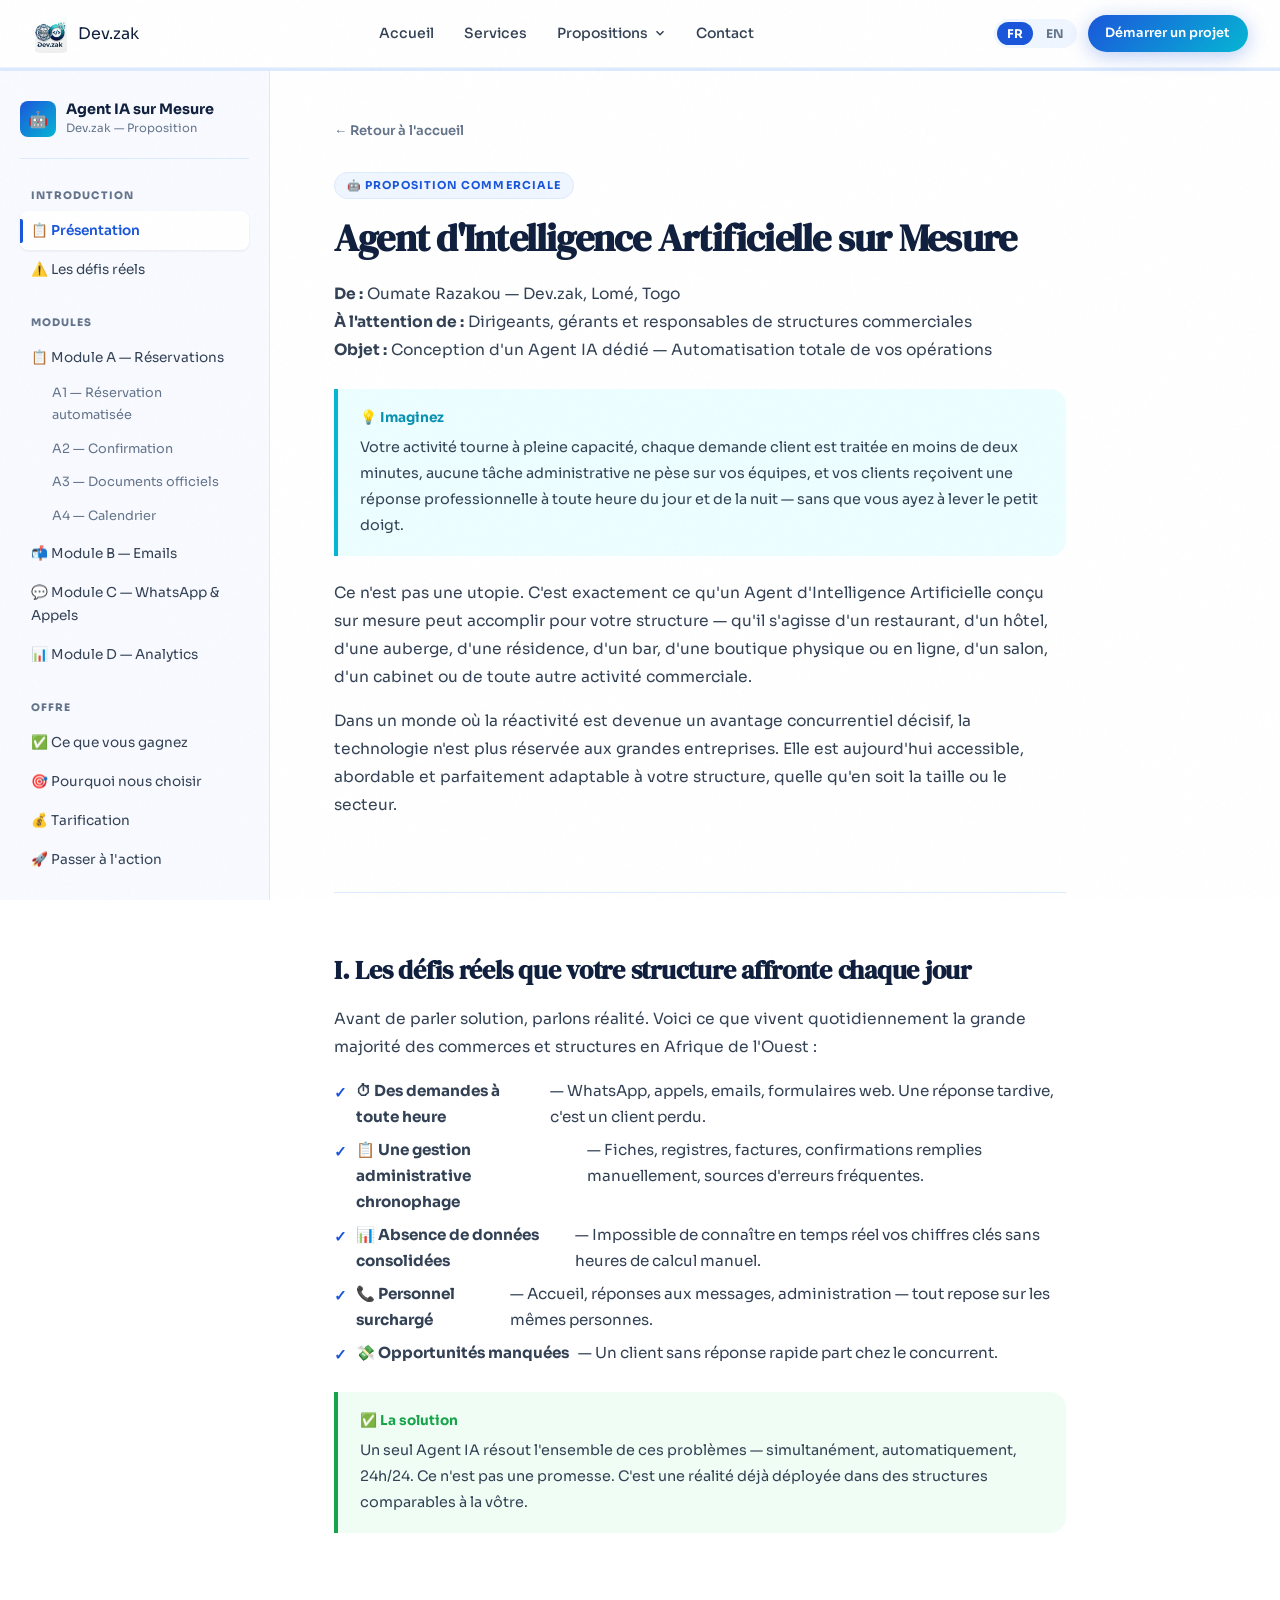
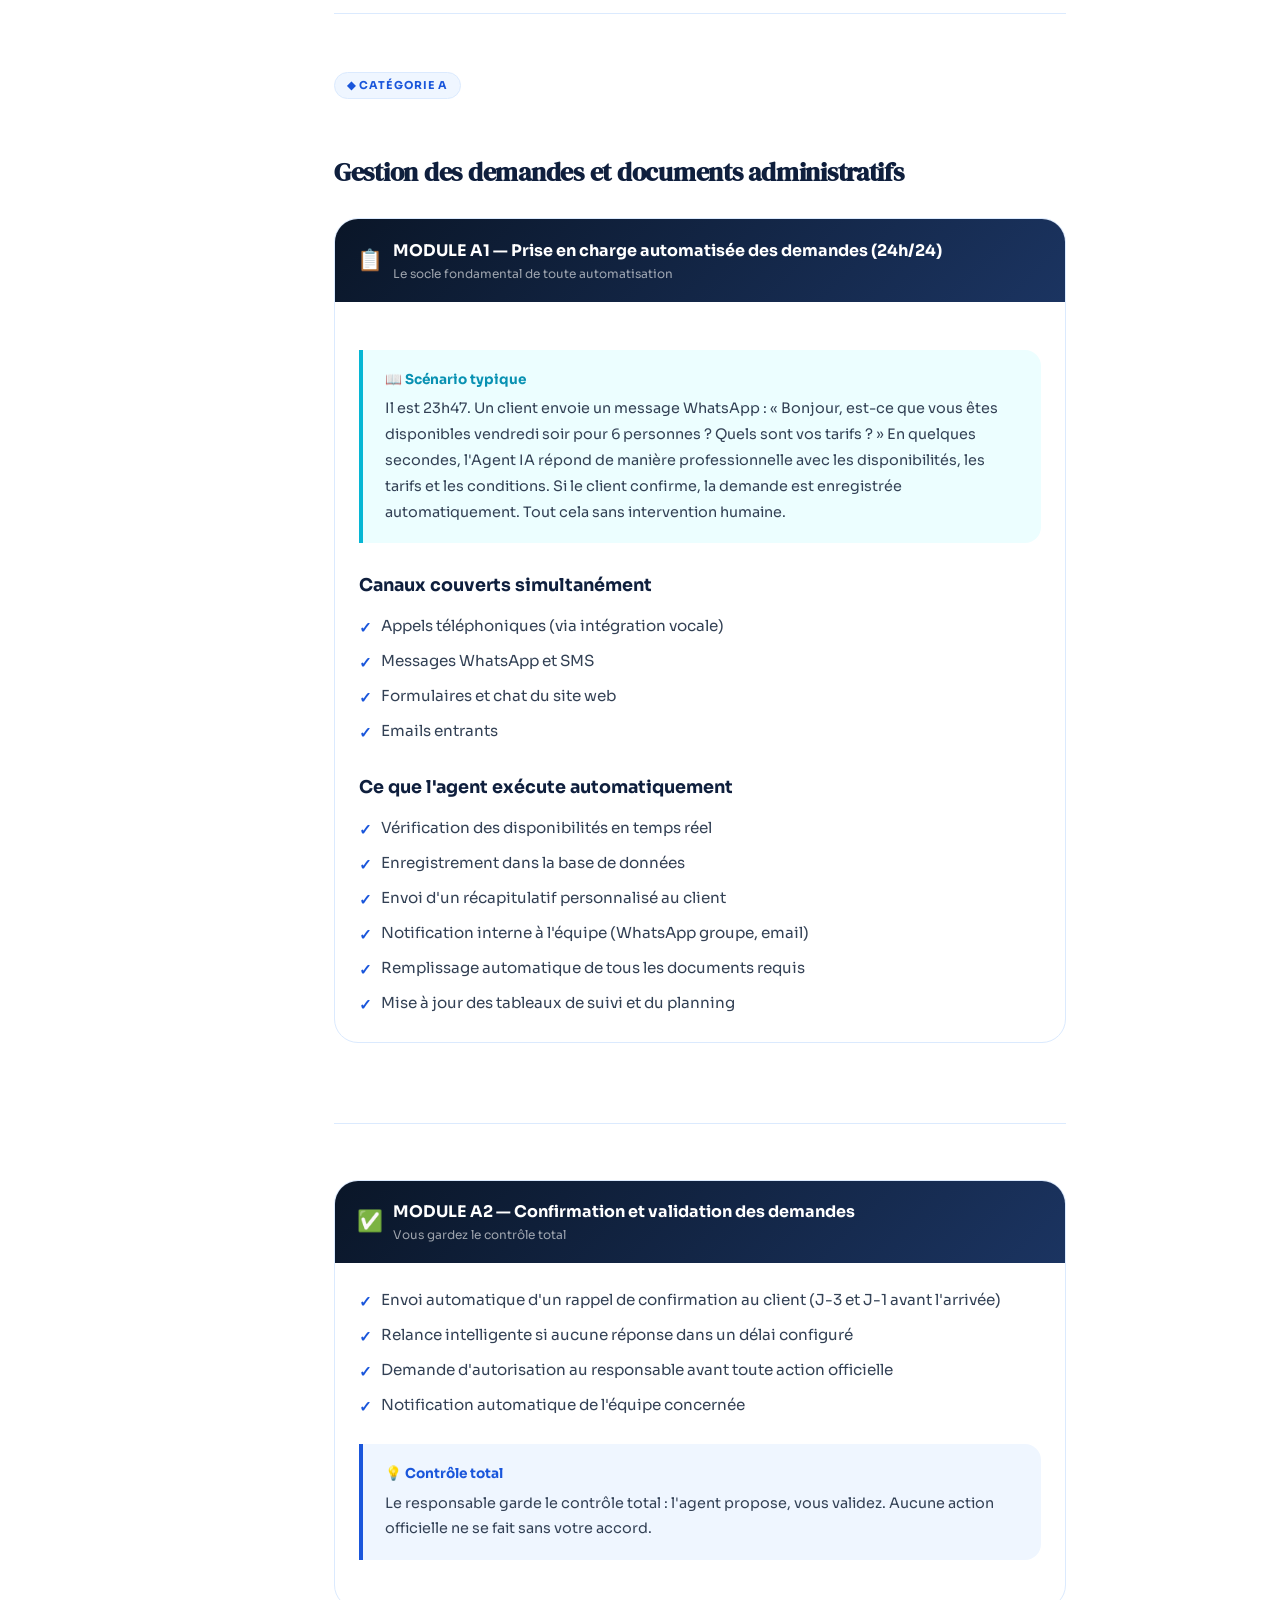
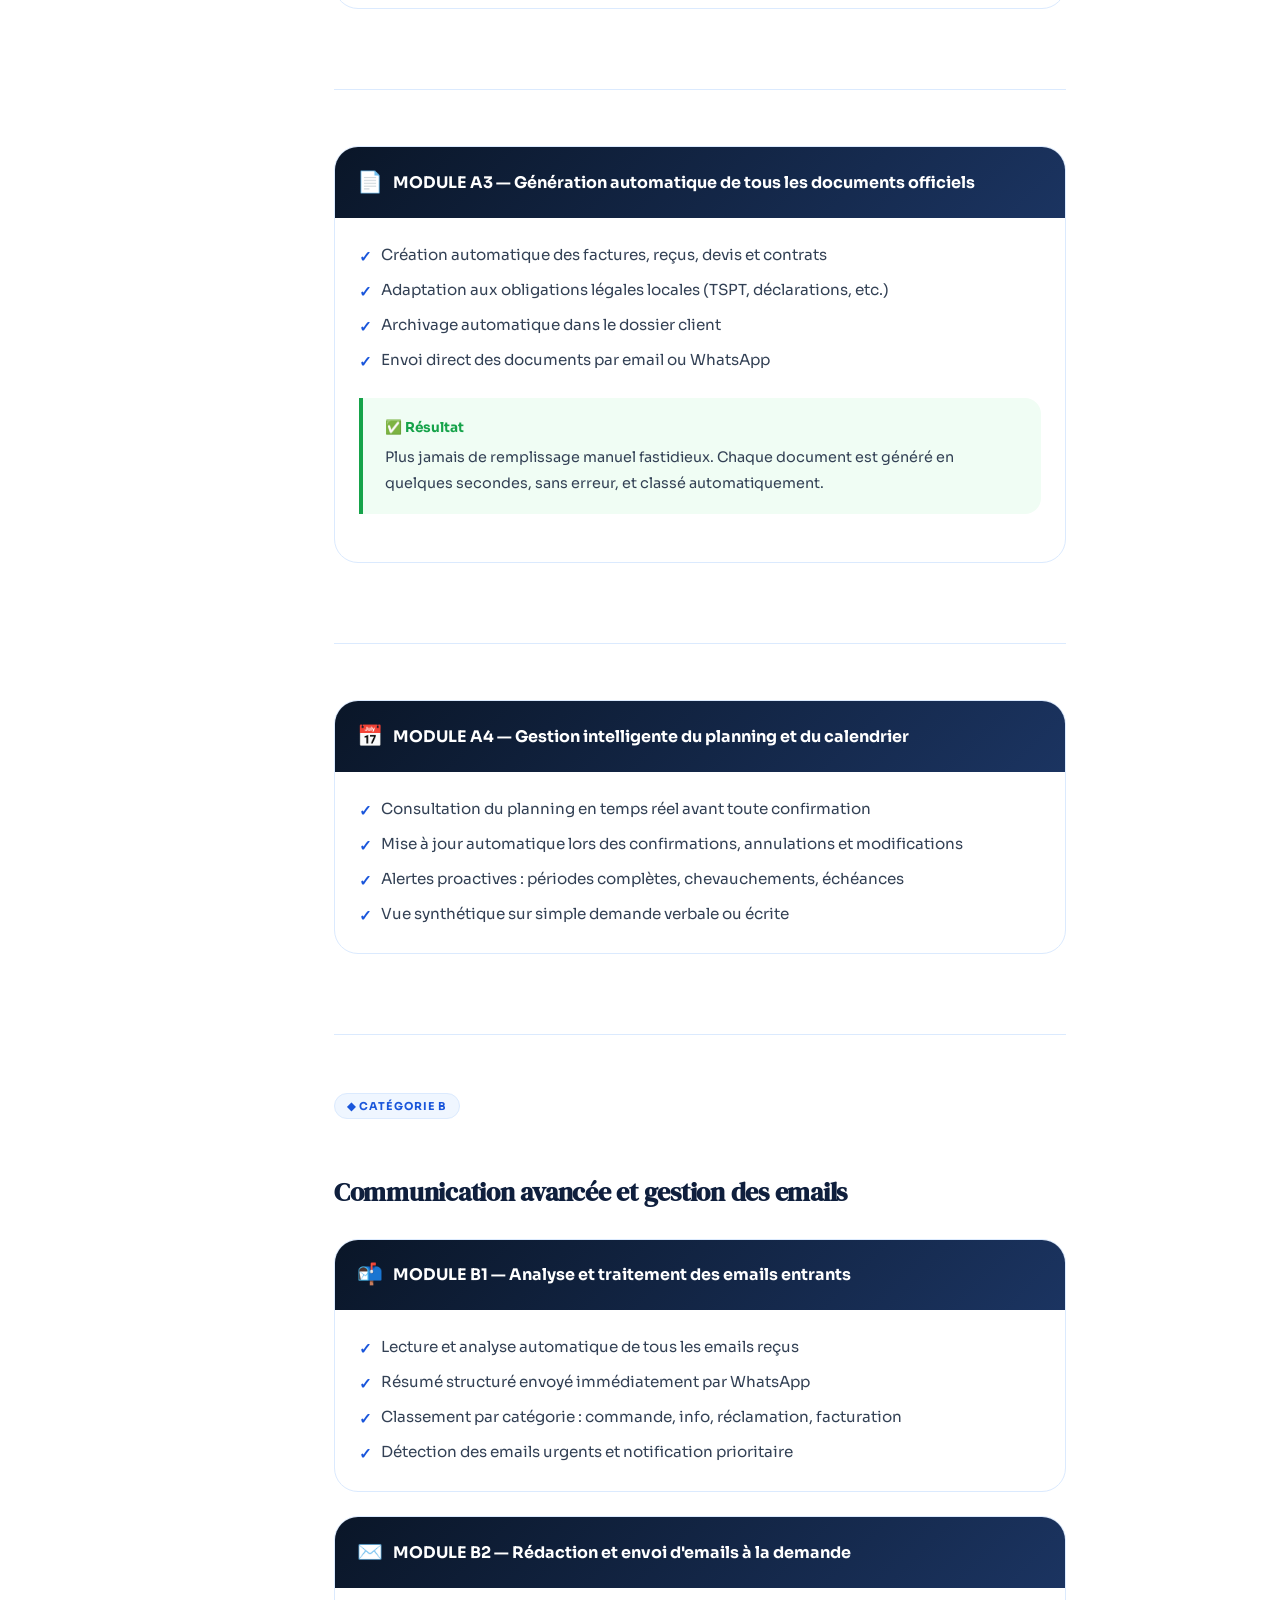
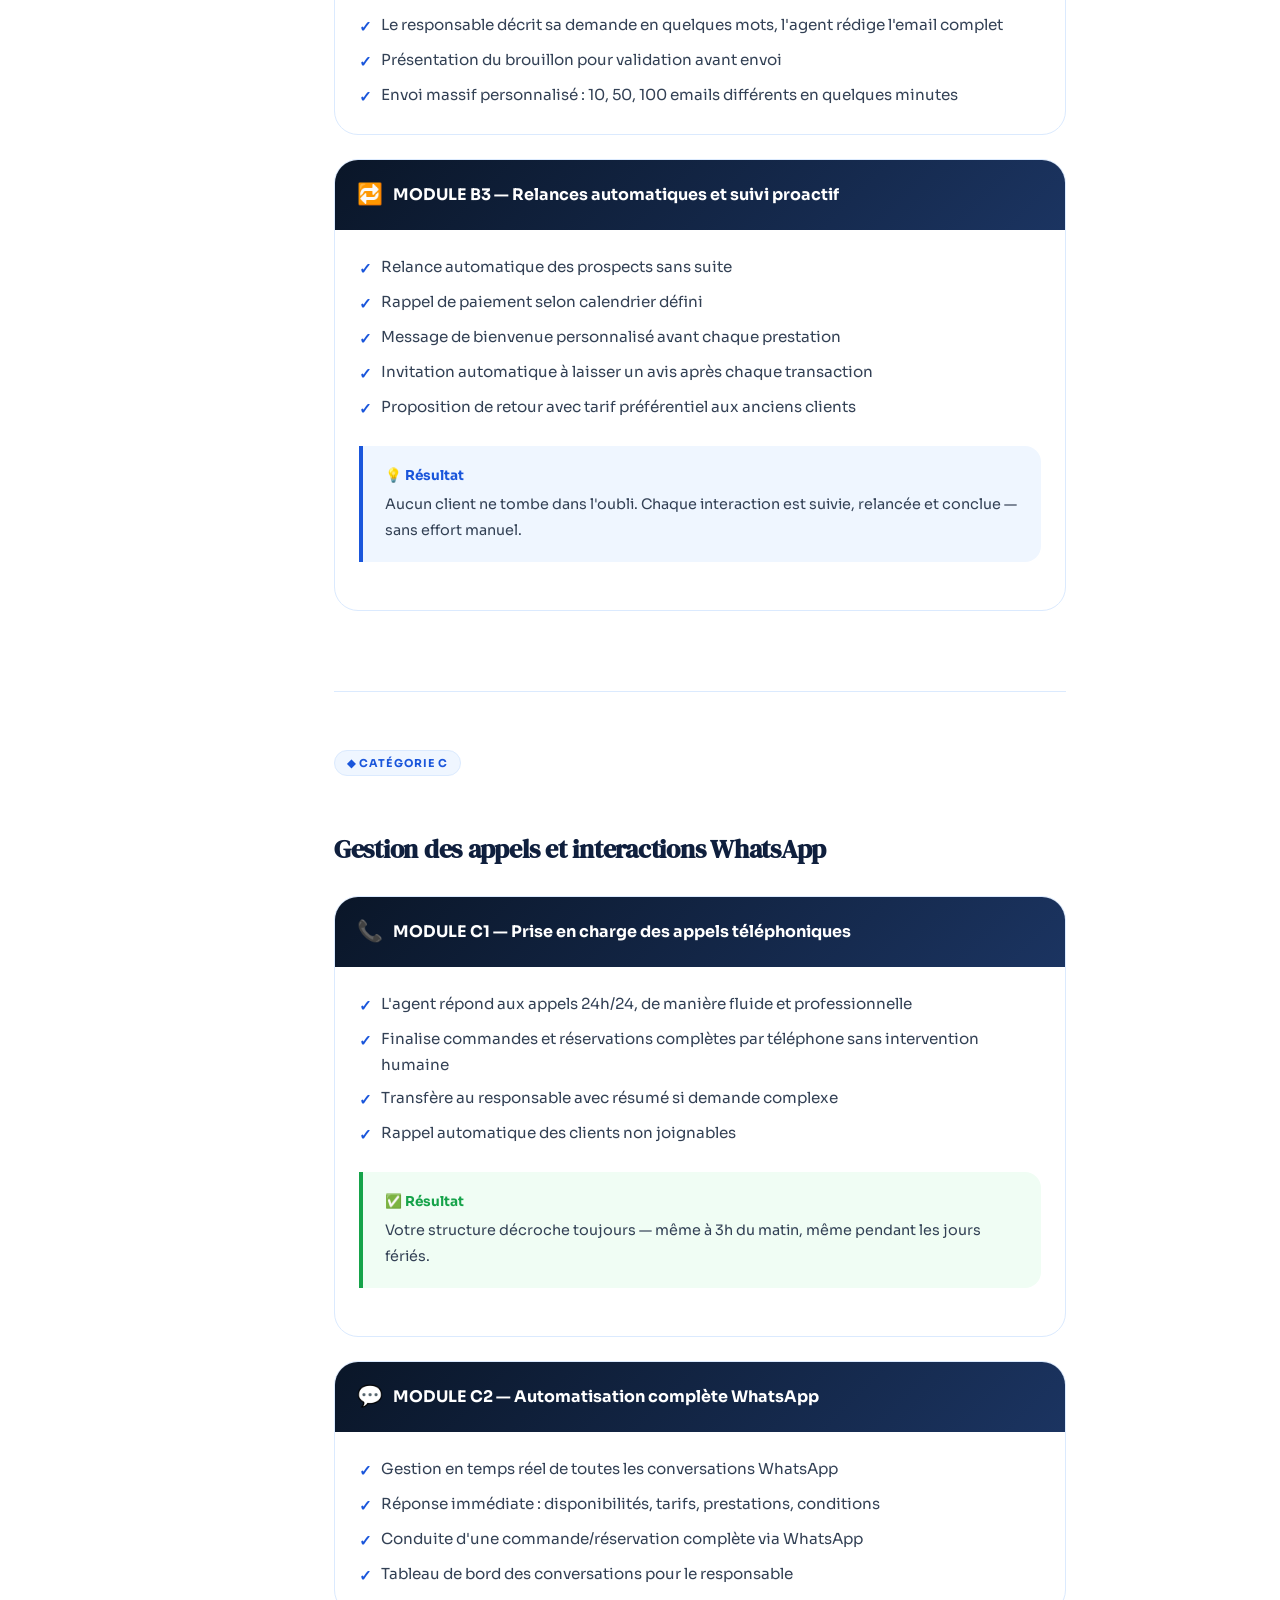
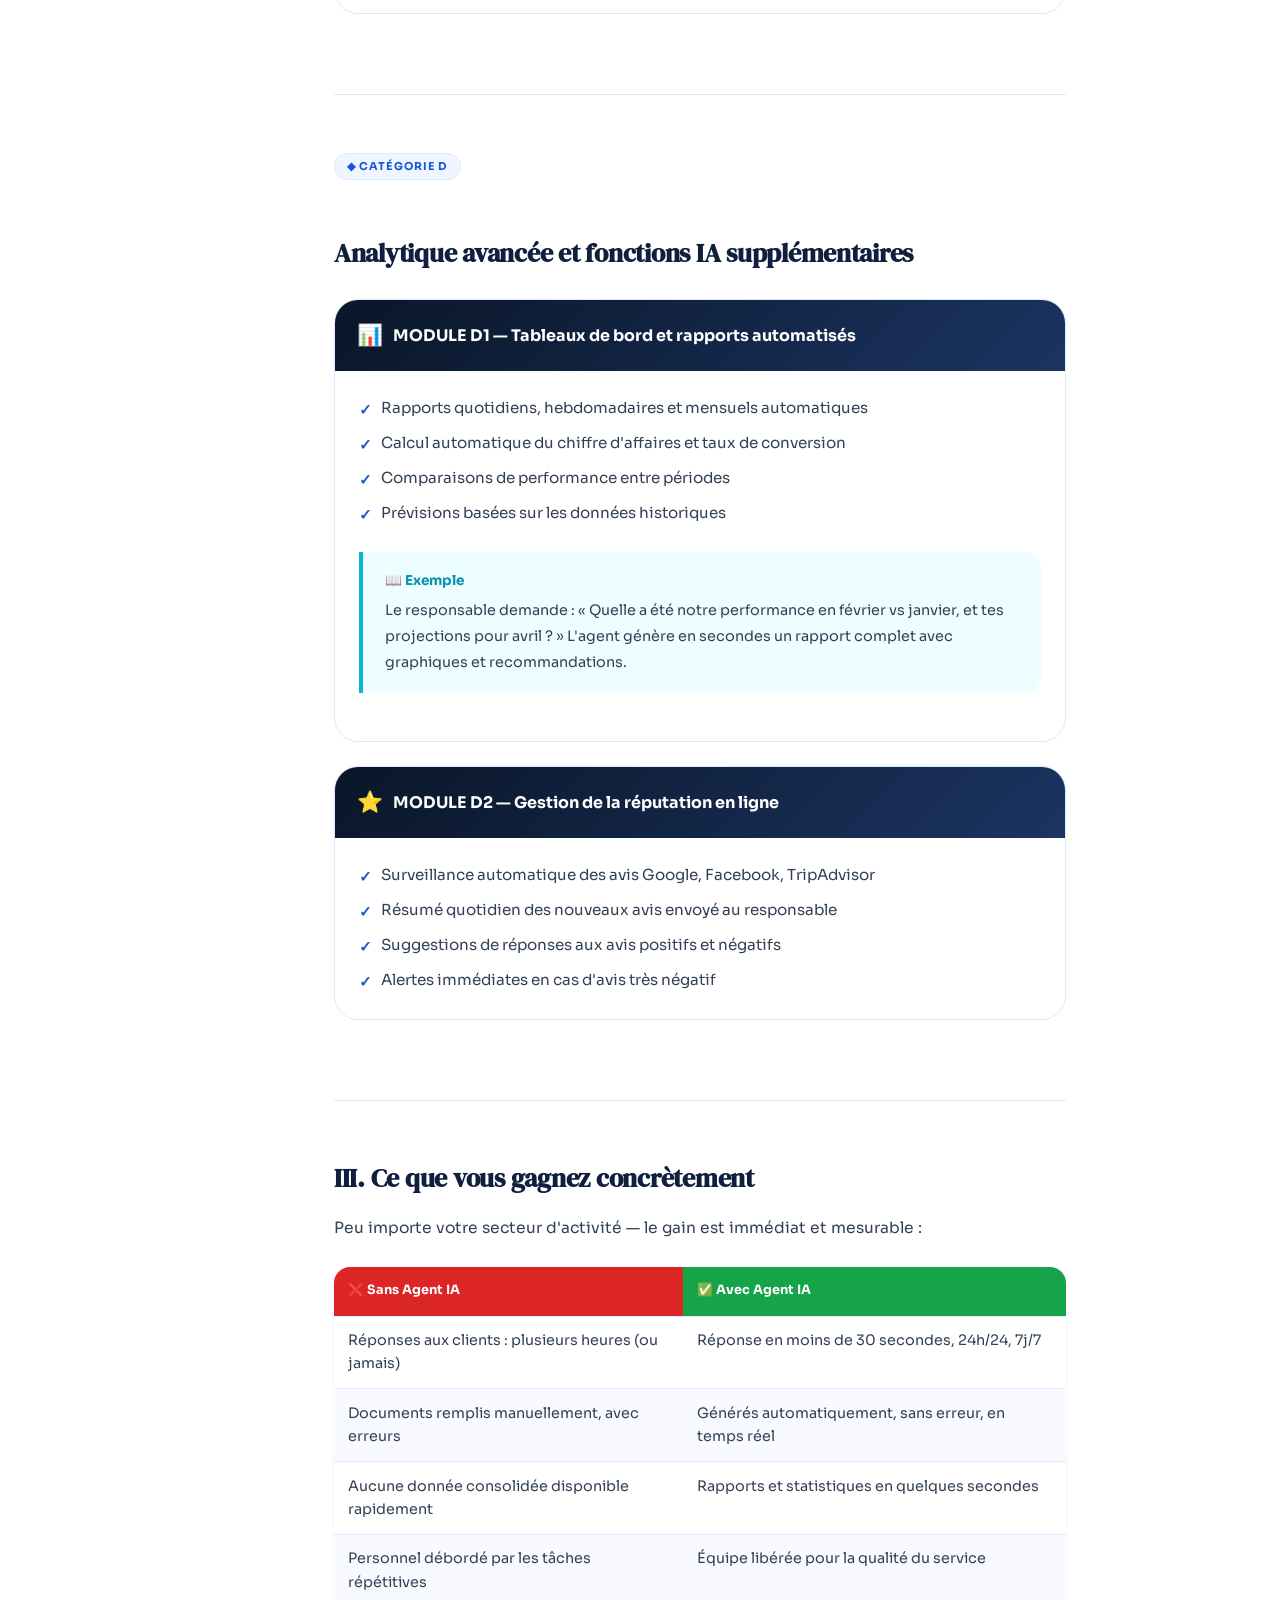
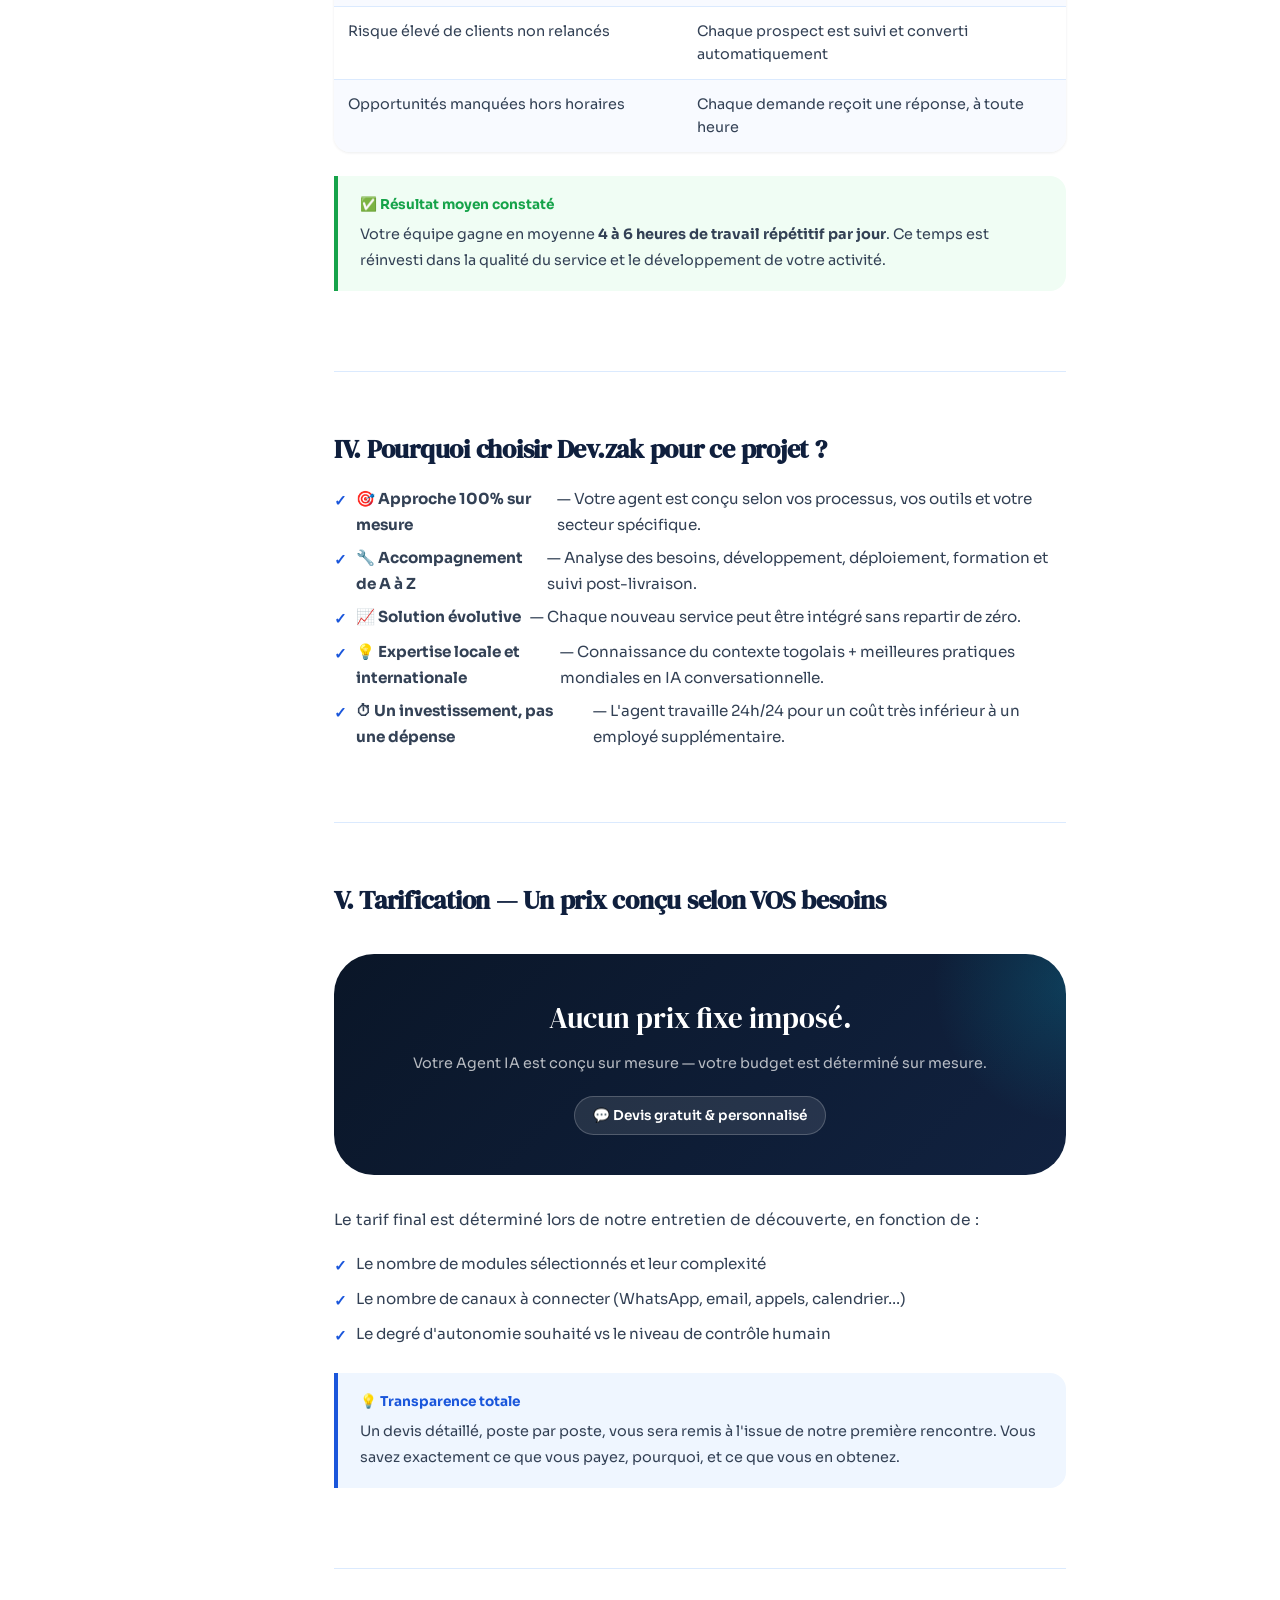
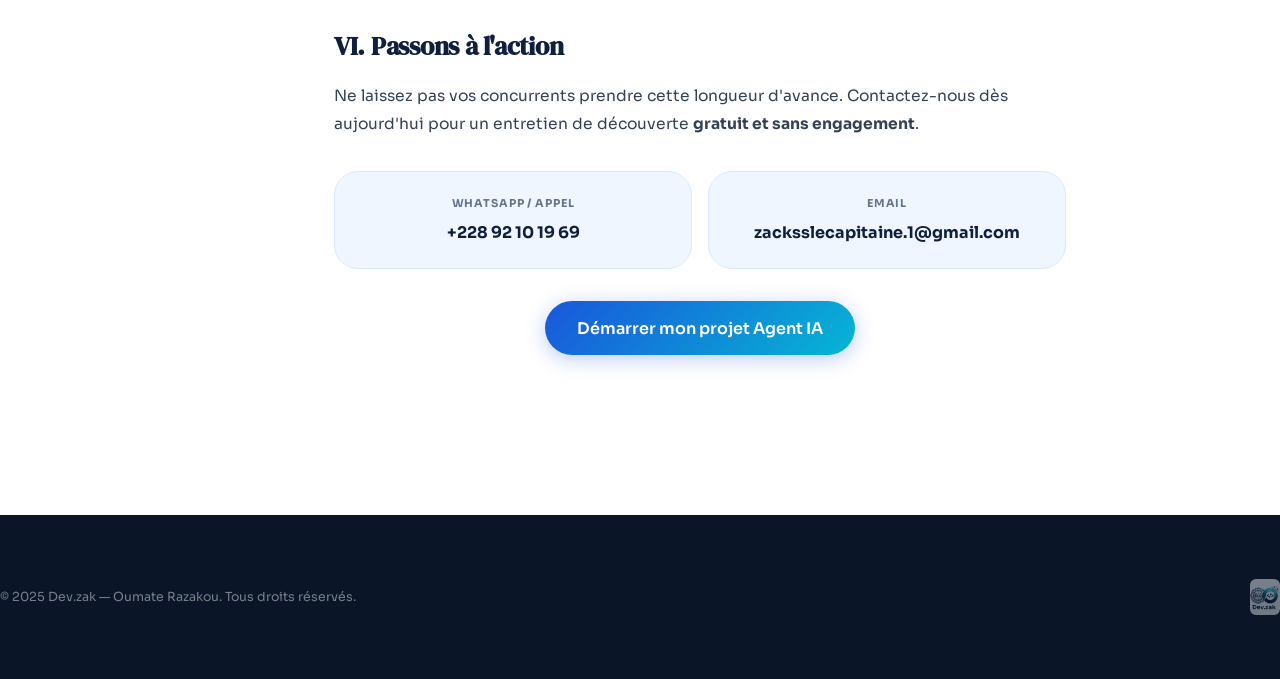
<file: propositions/agent-ia.html>
<!DOCTYPE html>
<html lang="fr">
<head>
  <meta charset="UTF-8"/>
  <meta name="viewport" content="width=device-width, initial-scale=1.0"/>
  <title>Proposition Agent IA — Dev.zak</title>
  <link rel="icon" href="../assets/logo.png" type="image/png"/>
  <link rel="stylesheet" href="../css/main.css"/>
  <link rel="stylesheet" href="../css/docs.css"/>
</head>
<body>

<!-- NAVBAR -->
<nav class="navbar" id="navbar">
  <a href="../index.html" class="nav-brand">
    <img src="../assets/logo.png" alt="Dev.zak" class="nav-logo"/>
    <span class="nav-brand-text">Dev<span>.</span>zak</span>
  </a>
  <div class="nav-links">
    <a href="../index.html" data-i18n="nav_home">Accueil</a>
    <a href="../index.html#services" data-i18n="nav_services">Services</a>
    <div class="nav-dropdown">
      <button class="nav-dropdown-btn">
        <span>Propositions</span>
        <svg width="14" height="14" viewBox="0 0 24 24" fill="none" stroke="currentColor" stroke-width="2.5"><polyline points="6,9 12,15 18,9"/></svg>
      </button>
      <div class="nav-dropdown-menu">
        <a href="agent-ia.html"><div class="drop-icon">🤖</div><div><div style="font-weight:700;font-size:0.85rem;">Agent IA</div></div></a>
        <a href="site-web.html"><div class="drop-icon">🌐</div><div><div style="font-weight:700;font-size:0.85rem;">Développement Web</div></div></a>
        <a href="streaming.html"><div class="drop-icon">📺</div><div><div style="font-weight:700;font-size:0.85rem;">Logiciel Streaming</div></div></a>
      </div>
    </div>
    <a href="../index.html#contact">Contact</a>
  </div>
  <div class="nav-right">
    <div class="nav-lang">
      <button class="lang-btn active" data-lang="fr">FR</button>
      <button class="lang-btn" data-lang="en">EN</button>
    </div>
    <a href="../index.html#contact" class="btn btn-primary btn-sm">Démarrer un projet</a>
    <div class="nav-hamburger" id="nav-hamburger"><span></span><span></span><span></span></div>
  </div>
</nav>
<div class="mobile-nav" id="mobile-nav">
  <span class="mobile-nav-close" id="mobile-nav-close">✕</span>
  <a href="../index.html">Accueil</a>
  <a href="../index.html#services">Services</a>
  <a href="agent-ia.html">🤖 Agent IA</a>
  <a href="site-web.html">🌐 Développement Web</a>
  <a href="streaming.html">📺 Logiciel Streaming</a>
  <a href="../index.html#contact">Contact</a>
</div>

<!-- PROGRESS BAR -->
<div class="docs-progress"><div class="docs-progress-bar"></div></div>

<!-- DOCS LAYOUT -->
<div class="docs-layout">

  <!-- SIDEBAR -->
  <aside class="docs-sidebar">
    <div class="docs-sidebar-header">
      <div class="docs-sidebar-icon">🤖</div>
      <div>
        <div class="docs-sidebar-title">Agent IA sur Mesure</div>
        <div class="docs-sidebar-sub">Dev.zak — Proposition</div>
      </div>
    </div>

    <div class="docs-nav-group">
      <div class="docs-nav-group-title">Introduction</div>
      <div class="docs-nav-link active" data-section="intro">📋 Présentation</div>
      <div class="docs-nav-link" data-section="defis">⚠️ Les défis réels</div>
    </div>

    <div class="docs-nav-group">
      <div class="docs-nav-group-title">Modules</div>
      <div class="docs-nav-link" data-section="reservations">📋 Module A — Réservations</div>
      <div class="docs-nav-sub-link" data-section="reservations">A1 — Réservation automatisée</div>
      <div class="docs-nav-sub-link" data-section="confirmation">A2 — Confirmation</div>
      <div class="docs-nav-sub-link" data-section="documents">A3 — Documents officiels</div>
      <div class="docs-nav-sub-link" data-section="calendrier">A4 — Calendrier</div>
      <div class="docs-nav-link" data-section="emails">📬 Module B — Emails</div>
      <div class="docs-nav-link" data-section="whatsapp">💬 Module C — WhatsApp & Appels</div>
      <div class="docs-nav-link" data-section="analytics">📊 Module D — Analytics</div>
    </div>

    <div class="docs-nav-group">
      <div class="docs-nav-group-title">Offre</div>
      <div class="docs-nav-link" data-section="gains">✅ Ce que vous gagnez</div>
      <div class="docs-nav-link" data-section="pourquoi">🎯 Pourquoi nous choisir</div>
      <div class="docs-nav-link" data-section="tarification">💰 Tarification</div>
      <div class="docs-nav-link" data-section="action">🚀 Passer à l'action</div>
    </div>
  </aside>

  <!-- CONTENT -->
  <main class="docs-content">

    <a href="../index.html" class="docs-back">← Retour à l'accueil</a>

    <!-- INTRO -->
    <div class="docs-section" id="intro">
      <div class="docs-section-tag">🤖 Proposition commerciale</div>
      <h1>Agent d'Intelligence Artificielle sur Mesure</h1>
      <p>
        <strong>De :</strong> Oumate Razakou — Dev.zak, Lomé, Togo<br/>
        <strong>À l'attention de :</strong> Dirigeants, gérants et responsables de structures commerciales<br/>
        <strong>Objet :</strong> Conception d'un Agent IA dédié — Automatisation totale de vos opérations
      </p>

      <div class="docs-callout docs-callout-scenario">
        <div class="docs-callout-title">💡 Imaginez</div>
        <p>Votre activité tourne à pleine capacité, chaque demande client est traitée en moins de deux minutes, aucune tâche administrative ne pèse sur vos équipes, et vos clients reçoivent une réponse professionnelle à toute heure du jour et de la nuit — sans que vous ayez à lever le petit doigt.</p>
      </div>

      <p>Ce n'est pas une utopie. C'est exactement ce qu'un Agent d'Intelligence Artificielle conçu sur mesure peut accomplir pour votre structure — qu'il s'agisse d'un restaurant, d'un hôtel, d'une auberge, d'une résidence, d'un bar, d'une boutique physique ou en ligne, d'un salon, d'un cabinet ou de toute autre activité commerciale.</p>
      <p>Dans un monde où la réactivité est devenue un avantage concurrentiel décisif, la technologie n'est plus réservée aux grandes entreprises. Elle est aujourd'hui accessible, abordable et parfaitement adaptable à votre structure, quelle qu'en soit la taille ou le secteur.</p>
    </div>

    <!-- DÉFIS -->
    <div class="docs-section" id="defis">
      <h2>I. Les défis réels que votre structure affronte chaque jour</h2>
      <p>Avant de parler solution, parlons réalité. Voici ce que vivent quotidiennement la grande majorité des commerces et structures en Afrique de l'Ouest :</p>

      <ul>
        <li><strong>⏱ Des demandes à toute heure</strong> — WhatsApp, appels, emails, formulaires web. Une réponse tardive, c'est un client perdu.</li>
        <li><strong>📋 Une gestion administrative chronophage</strong> — Fiches, registres, factures, confirmations remplies manuellement, sources d'erreurs fréquentes.</li>
        <li><strong>📊 Absence de données consolidées</strong> — Impossible de connaître en temps réel vos chiffres clés sans heures de calcul manuel.</li>
        <li><strong>📞 Personnel surchargé</strong> — Accueil, réponses aux messages, administration — tout repose sur les mêmes personnes.</li>
        <li><strong>💸 Opportunités manquées</strong> — Un client sans réponse rapide part chez le concurrent.</li>
      </ul>

      <div class="docs-callout docs-callout-success">
        <div class="docs-callout-title">✅ La solution</div>
        <p>Un seul Agent IA résout l'ensemble de ces problèmes — simultanément, automatiquement, 24h/24. Ce n'est pas une promesse. C'est une réalité déjà déployée dans des structures comparables à la vôtre.</p>
      </div>
    </div>

    <!-- MODULE A — RÉSERVATIONS -->
    <div class="docs-section" id="reservations">
      <div class="docs-section-tag">◆ Catégorie A</div>
      <h2>Gestion des demandes et documents administratifs</h2>

      <div id="reservations" class="docs-module">
        <div class="docs-module-header">
          <div class="docs-module-header-icon">📋</div>
          <div>
            <div class="docs-module-header-title">MODULE A1 — Prise en charge automatisée des demandes (24h/24)</div>
            <div class="docs-module-header-sub">Le socle fondamental de toute automatisation</div>
          </div>
        </div>
        <div class="docs-module-body">
          <div class="docs-callout docs-callout-scenario">
            <div class="docs-callout-title">📖 Scénario typique</div>
            <p>Il est 23h47. Un client envoie un message WhatsApp : « Bonjour, est-ce que vous êtes disponibles vendredi soir pour 6 personnes ? Quels sont vos tarifs ? » En quelques secondes, l'Agent IA répond de manière professionnelle avec les disponibilités, les tarifs et les conditions. Si le client confirme, la demande est enregistrée automatiquement. Tout cela sans intervention humaine.</p>
          </div>
          <h3>Canaux couverts simultanément</h3>
          <ul>
            <li>Appels téléphoniques (via intégration vocale)</li>
            <li>Messages WhatsApp et SMS</li>
            <li>Formulaires et chat du site web</li>
            <li>Emails entrants</li>
          </ul>
          <h3>Ce que l'agent exécute automatiquement</h3>
          <ul>
            <li>Vérification des disponibilités en temps réel</li>
            <li>Enregistrement dans la base de données</li>
            <li>Envoi d'un récapitulatif personnalisé au client</li>
            <li>Notification interne à l'équipe (WhatsApp groupe, email)</li>
            <li>Remplissage automatique de tous les documents requis</li>
            <li>Mise à jour des tableaux de suivi et du planning</li>
          </ul>
        </div>
      </div>
    </div>

    <!-- A2 -->
    <div class="docs-section" id="confirmation">
      <div class="docs-module">
        <div class="docs-module-header">
          <div class="docs-module-header-icon">✅</div>
          <div>
            <div class="docs-module-header-title">MODULE A2 — Confirmation et validation des demandes</div>
            <div class="docs-module-header-sub">Vous gardez le contrôle total</div>
          </div>
        </div>
        <div class="docs-module-body">
          <ul>
            <li>Envoi automatique d'un rappel de confirmation au client (J-3 et J-1 avant l'arrivée)</li>
            <li>Relance intelligente si aucune réponse dans un délai configuré</li>
            <li>Demande d'autorisation au responsable avant toute action officielle</li>
            <li>Notification automatique de l'équipe concernée</li>
          </ul>
          <div class="docs-callout">
            <div class="docs-callout-title">💡 Contrôle total</div>
            <p>Le responsable garde le contrôle total : l'agent propose, vous validez. Aucune action officielle ne se fait sans votre accord.</p>
          </div>
        </div>
      </div>
    </div>

    <!-- A3 -->
    <div class="docs-section" id="documents">
      <div class="docs-module">
        <div class="docs-module-header">
          <div class="docs-module-header-icon">📄</div>
          <div>
            <div class="docs-module-header-title">MODULE A3 — Génération automatique de tous les documents officiels</div>
          </div>
        </div>
        <div class="docs-module-body">
          <ul>
            <li>Création automatique des factures, reçus, devis et contrats</li>
            <li>Adaptation aux obligations légales locales (TSPT, déclarations, etc.)</li>
            <li>Archivage automatique dans le dossier client</li>
            <li>Envoi direct des documents par email ou WhatsApp</li>
          </ul>
          <div class="docs-callout docs-callout-success">
            <div class="docs-callout-title">✅ Résultat</div>
            <p>Plus jamais de remplissage manuel fastidieux. Chaque document est généré en quelques secondes, sans erreur, et classé automatiquement.</p>
          </div>
        </div>
      </div>
    </div>

    <!-- A4 -->
    <div class="docs-section" id="calendrier">
      <div class="docs-module">
        <div class="docs-module-header">
          <div class="docs-module-header-icon">📅</div>
          <div>
            <div class="docs-module-header-title">MODULE A4 — Gestion intelligente du planning et du calendrier</div>
          </div>
        </div>
        <div class="docs-module-body">
          <ul>
            <li>Consultation du planning en temps réel avant toute confirmation</li>
            <li>Mise à jour automatique lors des confirmations, annulations et modifications</li>
            <li>Alertes proactives : périodes complètes, chevauchements, échéances</li>
            <li>Vue synthétique sur simple demande verbale ou écrite</li>
          </ul>
        </div>
      </div>
    </div>

    <!-- MODULE B -->
    <div class="docs-section" id="emails">
      <div class="docs-section-tag">◆ Catégorie B</div>
      <h2>Communication avancée et gestion des emails</h2>

      <div class="docs-module" style="margin-bottom:1.5rem;">
        <div class="docs-module-header">
          <div class="docs-module-header-icon">📬</div>
          <div><div class="docs-module-header-title">MODULE B1 — Analyse et traitement des emails entrants</div></div>
        </div>
        <div class="docs-module-body">
          <ul>
            <li>Lecture et analyse automatique de tous les emails reçus</li>
            <li>Résumé structuré envoyé immédiatement par WhatsApp</li>
            <li>Classement par catégorie : commande, info, réclamation, facturation</li>
            <li>Détection des emails urgents et notification prioritaire</li>
          </ul>
        </div>
      </div>

      <div class="docs-module" style="margin-bottom:1.5rem;">
        <div class="docs-module-header">
          <div class="docs-module-header-icon">✉️</div>
          <div><div class="docs-module-header-title">MODULE B2 — Rédaction et envoi d'emails à la demande</div></div>
        </div>
        <div class="docs-module-body">
          <ul>
            <li>Le responsable décrit sa demande en quelques mots, l'agent rédige l'email complet</li>
            <li>Présentation du brouillon pour validation avant envoi</li>
            <li>Envoi massif personnalisé : 10, 50, 100 emails différents en quelques minutes</li>
          </ul>
        </div>
      </div>

      <div class="docs-module">
        <div class="docs-module-header">
          <div class="docs-module-header-icon">🔁</div>
          <div><div class="docs-module-header-title">MODULE B3 — Relances automatiques et suivi proactif</div></div>
        </div>
        <div class="docs-module-body">
          <ul>
            <li>Relance automatique des prospects sans suite</li>
            <li>Rappel de paiement selon calendrier défini</li>
            <li>Message de bienvenue personnalisé avant chaque prestation</li>
            <li>Invitation automatique à laisser un avis après chaque transaction</li>
            <li>Proposition de retour avec tarif préférentiel aux anciens clients</li>
          </ul>
          <div class="docs-callout">
            <div class="docs-callout-title">💡 Résultat</div>
            <p>Aucun client ne tombe dans l'oubli. Chaque interaction est suivie, relancée et conclue — sans effort manuel.</p>
          </div>
        </div>
      </div>
    </div>

    <!-- MODULE C -->
    <div class="docs-section" id="whatsapp">
      <div class="docs-section-tag">◆ Catégorie C</div>
      <h2>Gestion des appels et interactions WhatsApp</h2>

      <div class="docs-module" style="margin-bottom:1.5rem;">
        <div class="docs-module-header">
          <div class="docs-module-header-icon">📞</div>
          <div><div class="docs-module-header-title">MODULE C1 — Prise en charge des appels téléphoniques</div></div>
        </div>
        <div class="docs-module-body">
          <ul>
            <li>L'agent répond aux appels 24h/24, de manière fluide et professionnelle</li>
            <li>Finalise commandes et réservations complètes par téléphone sans intervention humaine</li>
            <li>Transfère au responsable avec résumé si demande complexe</li>
            <li>Rappel automatique des clients non joignables</li>
          </ul>
          <div class="docs-callout docs-callout-success">
            <div class="docs-callout-title">✅ Résultat</div>
            <p>Votre structure décroche toujours — même à 3h du matin, même pendant les jours fériés.</p>
          </div>
        </div>
      </div>

      <div class="docs-module">
        <div class="docs-module-header">
          <div class="docs-module-header-icon">💬</div>
          <div><div class="docs-module-header-title">MODULE C2 — Automatisation complète WhatsApp</div></div>
        </div>
        <div class="docs-module-body">
          <ul>
            <li>Gestion en temps réel de toutes les conversations WhatsApp</li>
            <li>Réponse immédiate : disponibilités, tarifs, prestations, conditions</li>
            <li>Conduite d'une commande/réservation complète via WhatsApp</li>
            <li>Tableau de bord des conversations pour le responsable</li>
          </ul>
        </div>
      </div>
    </div>

    <!-- MODULE D -->
    <div class="docs-section" id="analytics">
      <div class="docs-section-tag">◆ Catégorie D</div>
      <h2>Analytique avancée et fonctions IA supplémentaires</h2>

      <div class="docs-module" style="margin-bottom:1.5rem;">
        <div class="docs-module-header">
          <div class="docs-module-header-icon">📊</div>
          <div><div class="docs-module-header-title">MODULE D1 — Tableaux de bord et rapports automatisés</div></div>
        </div>
        <div class="docs-module-body">
          <ul>
            <li>Rapports quotidiens, hebdomadaires et mensuels automatiques</li>
            <li>Calcul automatique du chiffre d'affaires et taux de conversion</li>
            <li>Comparaisons de performance entre périodes</li>
            <li>Prévisions basées sur les données historiques</li>
          </ul>
          <div class="docs-callout docs-callout-scenario">
            <div class="docs-callout-title">📖 Exemple</div>
            <p>Le responsable demande : « Quelle a été notre performance en février vs janvier, et tes projections pour avril ? » L'agent génère en secondes un rapport complet avec graphiques et recommandations.</p>
          </div>
        </div>
      </div>

      <div class="docs-module">
        <div class="docs-module-header">
          <div class="docs-module-header-icon">⭐</div>
          <div><div class="docs-module-header-title">MODULE D2 — Gestion de la réputation en ligne</div></div>
        </div>
        <div class="docs-module-body">
          <ul>
            <li>Surveillance automatique des avis Google, Facebook, TripAdvisor</li>
            <li>Résumé quotidien des nouveaux avis envoyé au responsable</li>
            <li>Suggestions de réponses aux avis positifs et négatifs</li>
            <li>Alertes immédiates en cas d'avis très négatif</li>
          </ul>
        </div>
      </div>
    </div>

    <!-- GAINS -->
    <div class="docs-section" id="gains">
      <h2>III. Ce que vous gagnez concrètement</h2>
      <p>Peu importe votre secteur d'activité — le gain est immédiat et mesurable :</p>
      <table class="docs-table">
        <thead>
          <tr><th>❌ Sans Agent IA</th><th>✅ Avec Agent IA</th></tr>
        </thead>
        <tbody>
          <tr><td>Réponses aux clients : plusieurs heures (ou jamais)</td><td>Réponse en moins de 30 secondes, 24h/24, 7j/7</td></tr>
          <tr><td>Documents remplis manuellement, avec erreurs</td><td>Générés automatiquement, sans erreur, en temps réel</td></tr>
          <tr><td>Aucune donnée consolidée disponible rapidement</td><td>Rapports et statistiques en quelques secondes</td></tr>
          <tr><td>Personnel débordé par les tâches répétitives</td><td>Équipe libérée pour la qualité du service</td></tr>
          <tr><td>Risque élevé de clients non relancés</td><td>Chaque prospect est suivi et converti automatiquement</td></tr>
          <tr><td>Opportunités manquées hors horaires</td><td>Chaque demande reçoit une réponse, à toute heure</td></tr>
        </tbody>
      </table>
      <div class="docs-callout docs-callout-success">
        <div class="docs-callout-title">✅ Résultat moyen constaté</div>
        <p>Votre équipe gagne en moyenne <strong>4 à 6 heures de travail répétitif par jour</strong>. Ce temps est réinvesti dans la qualité du service et le développement de votre activité.</p>
      </div>
    </div>

    <!-- POURQUOI -->
    <div class="docs-section" id="pourquoi">
      <h2>IV. Pourquoi choisir Dev.zak pour ce projet ?</h2>
      <ul>
        <li><strong>🎯 Approche 100% sur mesure</strong> — Votre agent est conçu selon vos processus, vos outils et votre secteur spécifique.</li>
        <li><strong>🔧 Accompagnement de A à Z</strong> — Analyse des besoins, développement, déploiement, formation et suivi post-livraison.</li>
        <li><strong>📈 Solution évolutive</strong> — Chaque nouveau service peut être intégré sans repartir de zéro.</li>
        <li><strong>💡 Expertise locale et internationale</strong> — Connaissance du contexte togolais + meilleures pratiques mondiales en IA conversationnelle.</li>
        <li><strong>⏱ Un investissement, pas une dépense</strong> — L'agent travaille 24h/24 pour un coût très inférieur à un employé supplémentaire.</li>
      </ul>
    </div>

    <!-- TARIFICATION -->
    <div class="docs-section" id="tarification">
      <h2>V. Tarification — Un prix conçu selon VOS besoins</h2>
      <div class="docs-pricing">
        <div class="docs-pricing-title">Aucun prix fixe imposé.</div>
        <div class="docs-pricing-sub">Votre Agent IA est conçu sur mesure — votre budget est déterminé sur mesure.</div>
        <div class="docs-pricing-badge">💬 Devis gratuit & personnalisé</div>
      </div>
      <p>Le tarif final est déterminé lors de notre entretien de découverte, en fonction de :</p>
      <ul>
        <li>Le nombre de modules sélectionnés et leur complexité</li>
        <li>Le nombre de canaux à connecter (WhatsApp, email, appels, calendrier…)</li>
        <li>Le degré d'autonomie souhaité vs le niveau de contrôle humain</li>
      </ul>
      <div class="docs-callout">
        <div class="docs-callout-title">💡 Transparence totale</div>
        <p>Un devis détaillé, poste par poste, vous sera remis à l'issue de notre première rencontre. Vous savez exactement ce que vous payez, pourquoi, et ce que vous en obtenez.</p>
      </div>
    </div>

    <!-- ACTION -->
    <div class="docs-section" id="action">
      <h2>VI. Passons à l'action</h2>
      <p>Ne laissez pas vos concurrents prendre cette longueur d'avance. Contactez-nous dès aujourd'hui pour un entretien de découverte <strong>gratuit et sans engagement</strong>.</p>
      <div class="docs-cta">
        <a href="https://wa.me/22892101969" target="_blank" rel="noopener" class="docs-cta-card" style="cursor:pointer;">
          <div class="docs-cta-label">WhatsApp / Appel</div>
          <div class="docs-cta-value">+228 92 10 19 69</div>
        </a>
        <a href="mailto:zacksslecapitaine.1@gmail.com" class="docs-cta-card" style="cursor:pointer;">
          <div class="docs-cta-label">Email</div>
          <div class="docs-cta-value">zacksslecapitaine.1@gmail.com</div>
        </a>
      </div>
      <div style="margin-top:2rem;text-align:center;">
        <a href="../index.html#contact" class="btn btn-primary btn-lg">Démarrer mon projet Agent IA</a>
      </div>
    </div>

  </main>
</div>

<!-- FOOTER -->
<footer class="footer" style="margin-top:0;">
  <div class="footer-inner">
    <div class="footer-bottom">
      <span>© 2025 Dev.zak — Oumate Razakou. Tous droits réservés.</span>
      <img src="../assets/logo.png" alt="Dev.zak" class="footer-logo"/>
    </div>
  </div>
</footer>

<script src="../js/docs.js"></script>
</body>
</html>
</file>
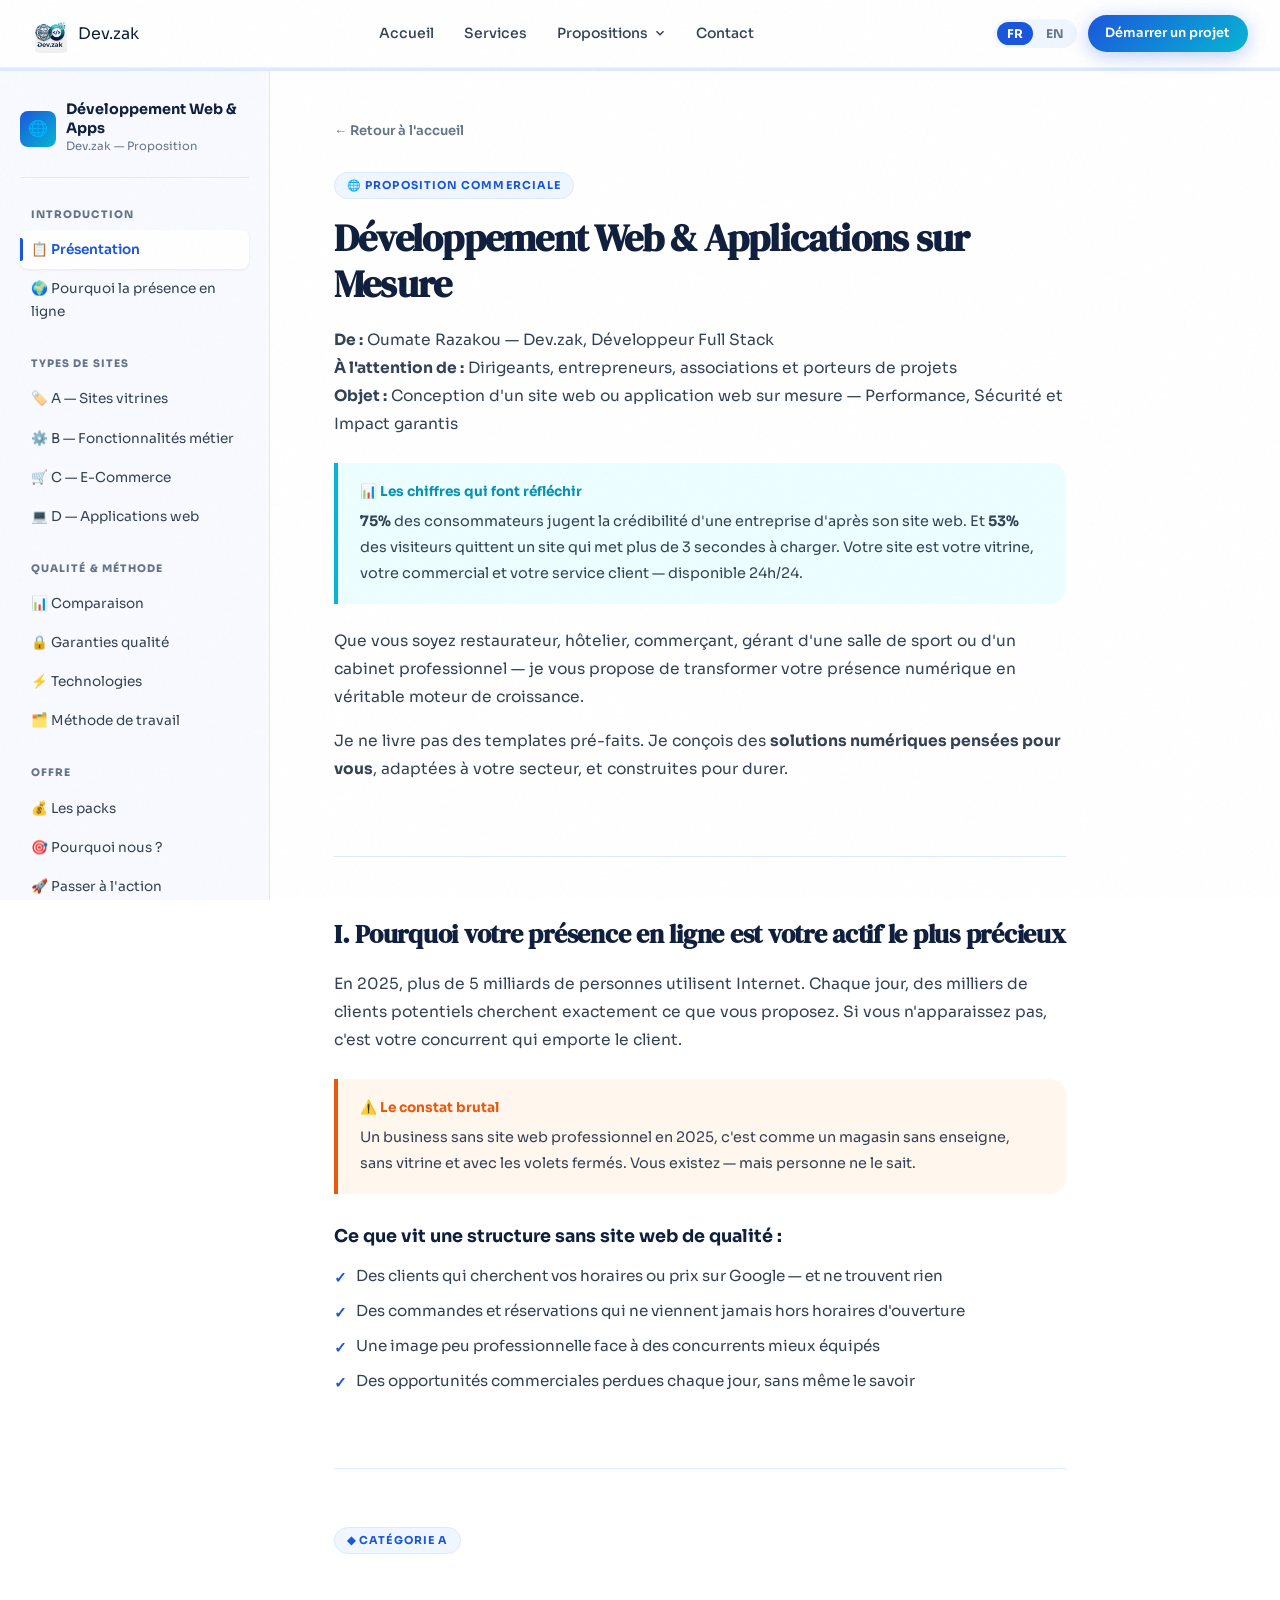
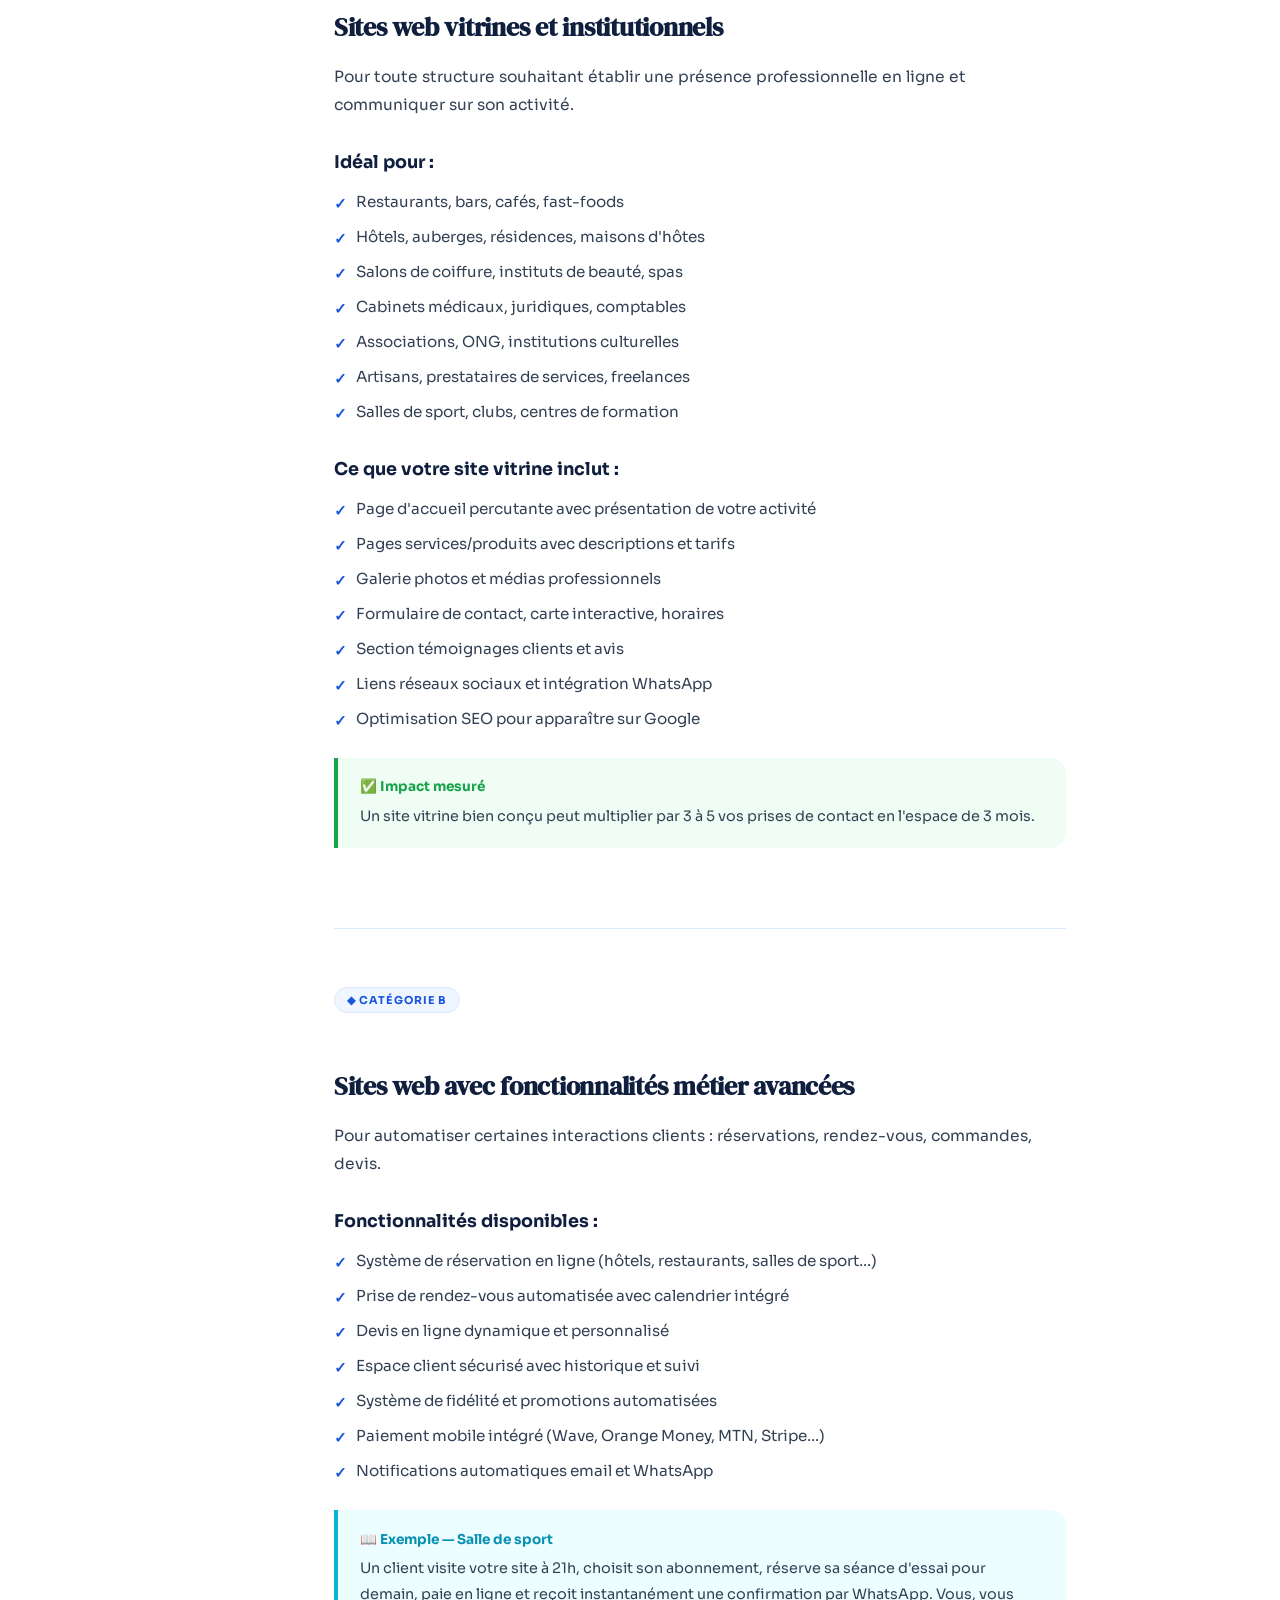
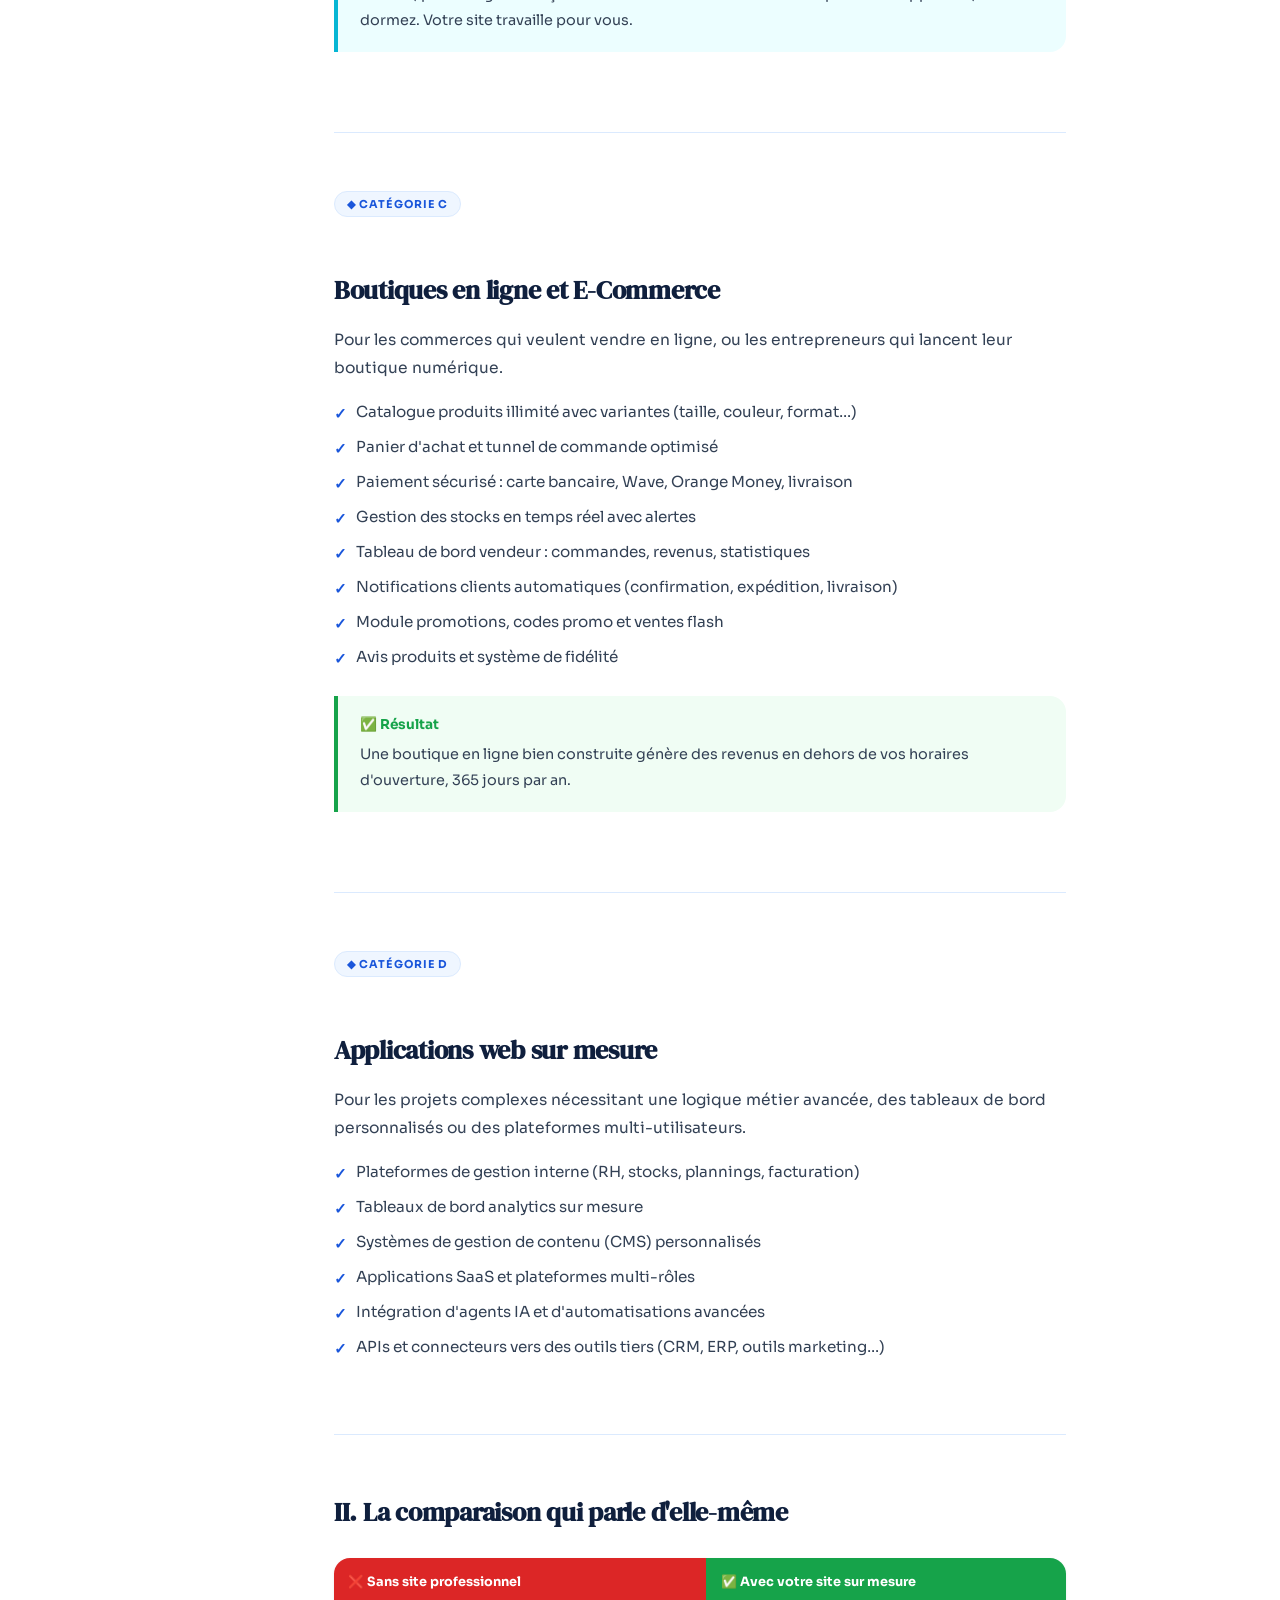
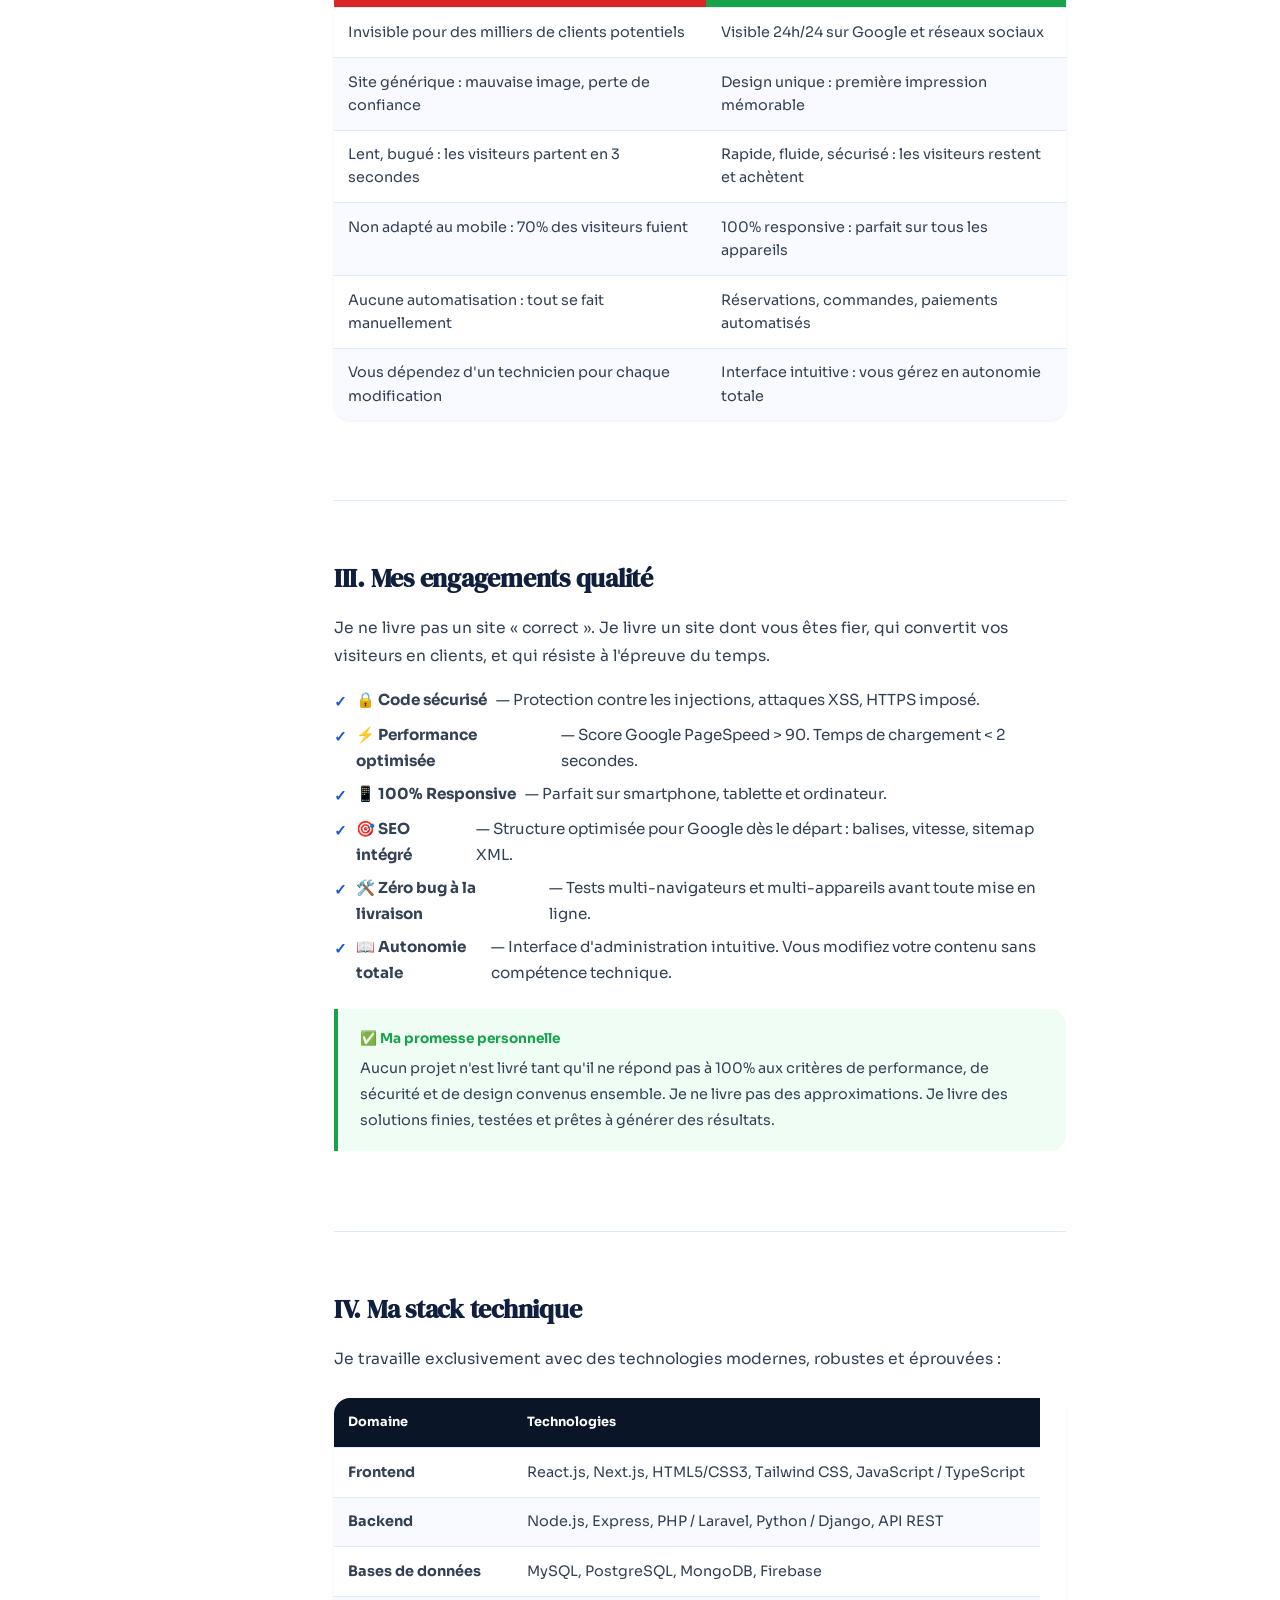
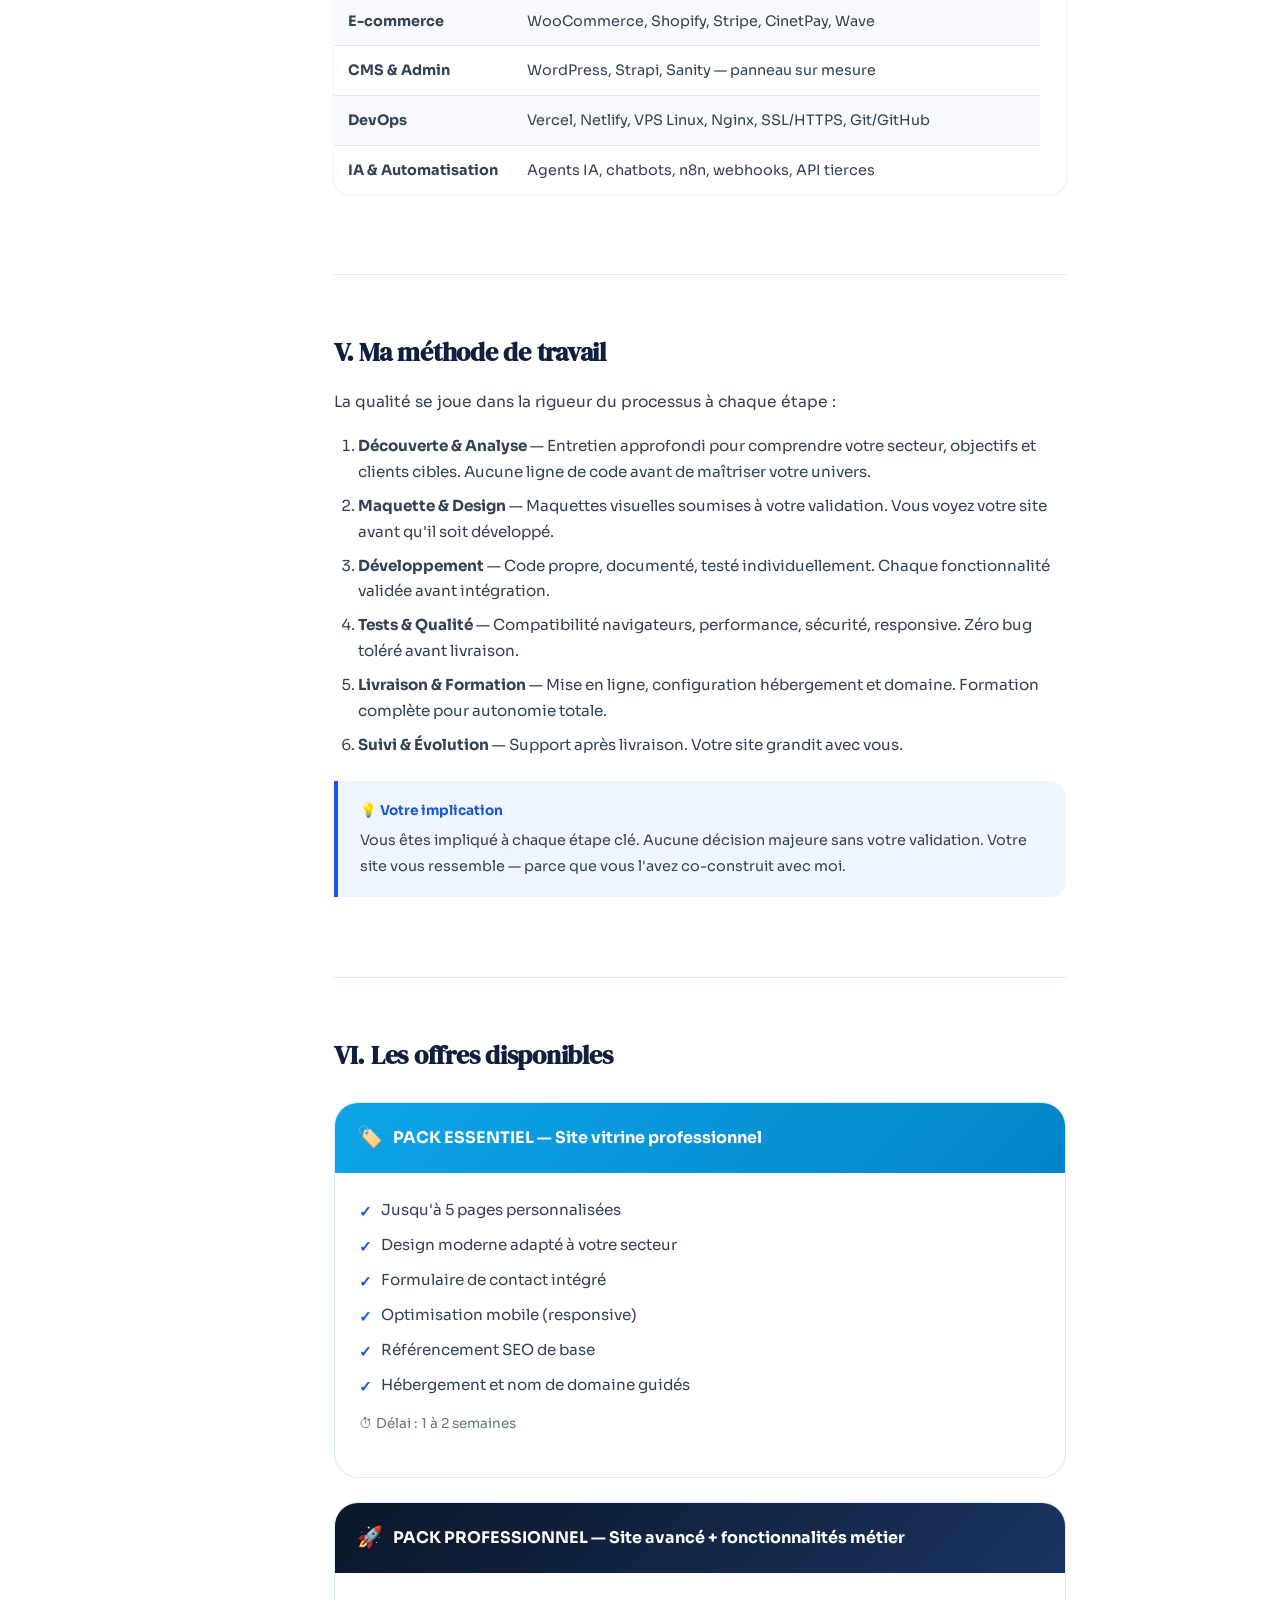
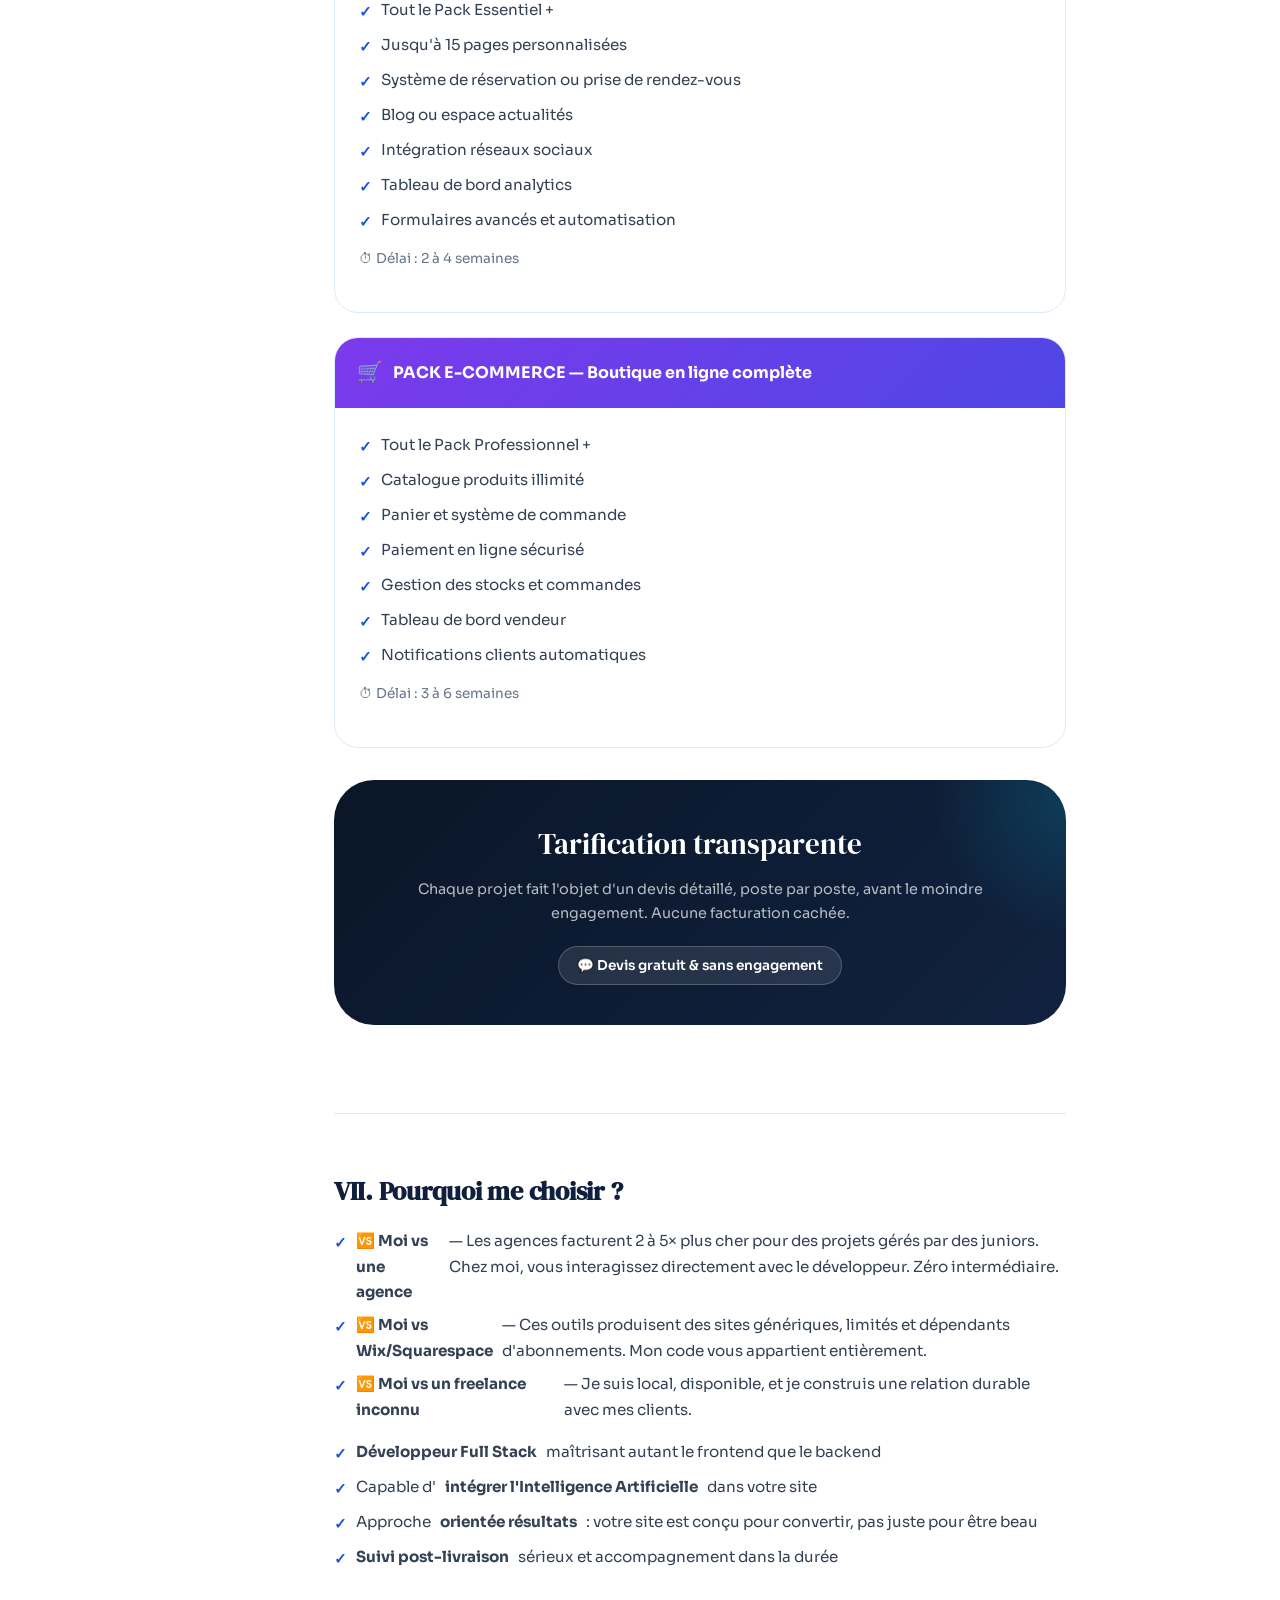
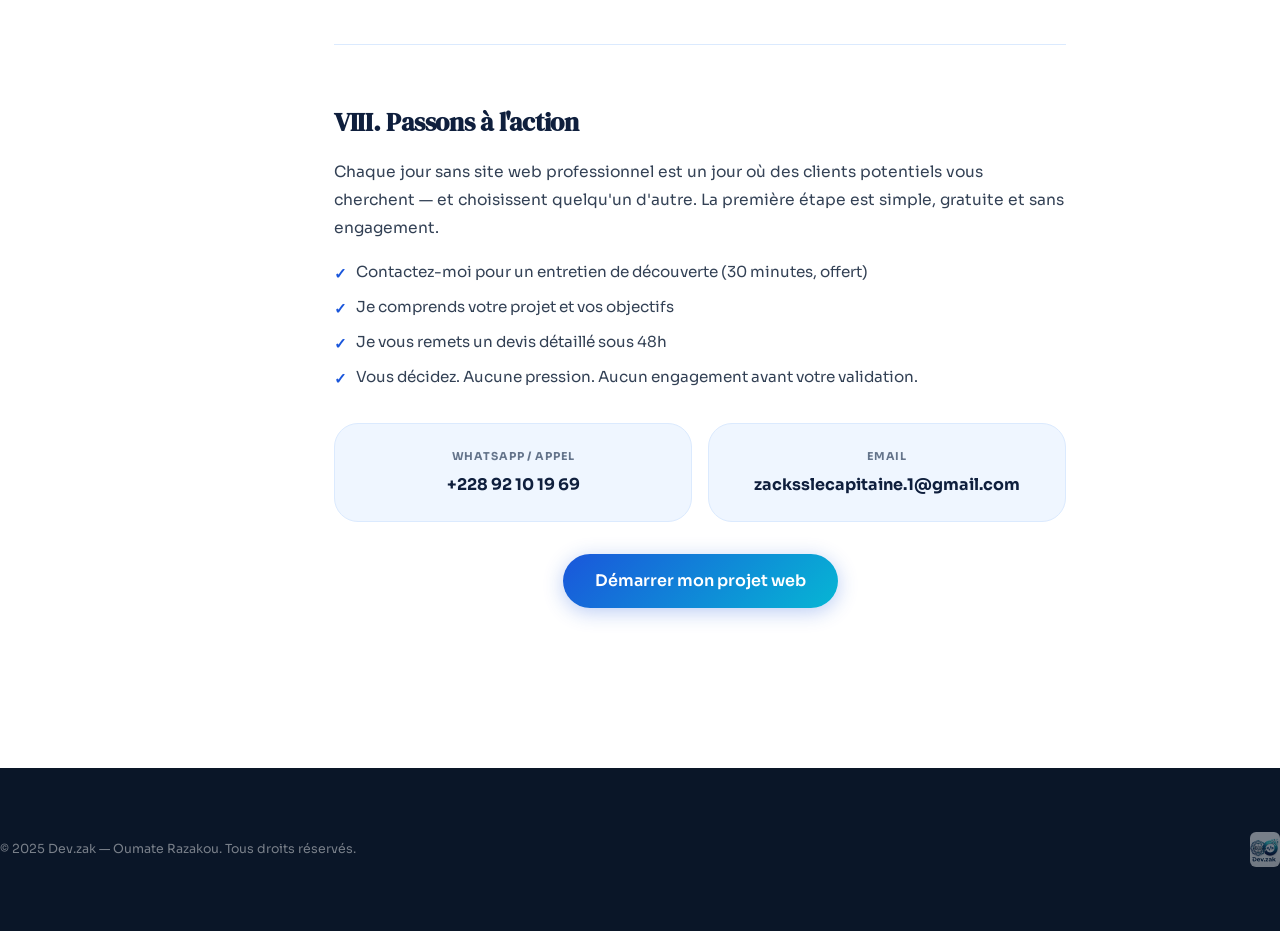
<file: propositions/site-web.html>
<!DOCTYPE html>
<html lang="fr">
<head>
  <meta charset="UTF-8"/>
  <meta name="viewport" content="width=device-width, initial-scale=1.0"/>
  <title>Proposition Développement Web — Dev.zak</title>
  <link rel="icon" href="../assets/logo.png" type="image/png"/>
  <link rel="stylesheet" href="../css/main.css"/>
  <link rel="stylesheet" href="../css/docs.css"/>
</head>
<body>

<!-- NAVBAR -->
<nav class="navbar" id="navbar">
  <a href="../index.html" class="nav-brand">
    <img src="../assets/logo.png" alt="Dev.zak" class="nav-logo"/>
    <span class="nav-brand-text">Dev<span>.</span>zak</span>
  </a>
  <div class="nav-links">
    <a href="../index.html">Accueil</a>
    <a href="../index.html#services">Services</a>
    <div class="nav-dropdown">
      <button class="nav-dropdown-btn">
        <span>Propositions</span>
        <svg width="14" height="14" viewBox="0 0 24 24" fill="none" stroke="currentColor" stroke-width="2.5"><polyline points="6,9 12,15 18,9"/></svg>
      </button>
      <div class="nav-dropdown-menu">
        <a href="agent-ia.html"><div class="drop-icon">🤖</div><div><div style="font-weight:700;font-size:0.85rem;">Agent IA</div></div></a>
        <a href="site-web.html"><div class="drop-icon">🌐</div><div><div style="font-weight:700;font-size:0.85rem;">Développement Web</div></div></a>
        <a href="streaming.html"><div class="drop-icon">📺</div><div><div style="font-weight:700;font-size:0.85rem;">Logiciel Streaming</div></div></a>
      </div>
    </div>
    <a href="../index.html#contact">Contact</a>
  </div>
  <div class="nav-right">
    <div class="nav-lang">
      <button class="lang-btn active" data-lang="fr">FR</button>
      <button class="lang-btn" data-lang="en">EN</button>
    </div>
    <a href="../index.html#contact" class="btn btn-primary btn-sm">Démarrer un projet</a>
    <div class="nav-hamburger" id="nav-hamburger"><span></span><span></span><span></span></div>
  </div>
</nav>
<div class="mobile-nav" id="mobile-nav">
  <span class="mobile-nav-close" id="mobile-nav-close">✕</span>
  <a href="../index.html">Accueil</a>
  <a href="agent-ia.html">🤖 Agent IA</a>
  <a href="site-web.html">🌐 Développement Web</a>
  <a href="streaming.html">📺 Logiciel Streaming</a>
  <a href="../index.html#contact">Contact</a>
</div>

<div class="docs-progress"><div class="docs-progress-bar"></div></div>

<div class="docs-layout">

  <!-- SIDEBAR -->
  <aside class="docs-sidebar">
    <div class="docs-sidebar-header">
      <div class="docs-sidebar-icon">🌐</div>
      <div>
        <div class="docs-sidebar-title">Développement Web & Apps</div>
        <div class="docs-sidebar-sub">Dev.zak — Proposition</div>
      </div>
    </div>

    <div class="docs-nav-group">
      <div class="docs-nav-group-title">Introduction</div>
      <div class="docs-nav-link active" data-section="intro">📋 Présentation</div>
      <div class="docs-nav-link" data-section="presence">🌍 Pourquoi la présence en ligne</div>
    </div>

    <div class="docs-nav-group">
      <div class="docs-nav-group-title">Types de sites</div>
      <div class="docs-nav-link" data-section="vitrine">🏷️ A — Sites vitrines</div>
      <div class="docs-nav-link" data-section="metier">⚙️ B — Fonctionnalités métier</div>
      <div class="docs-nav-link" data-section="ecommerce">🛒 C — E-Commerce</div>
      <div class="docs-nav-link" data-section="applications">💻 D — Applications web</div>
    </div>

    <div class="docs-nav-group">
      <div class="docs-nav-group-title">Qualité & Méthode</div>
      <div class="docs-nav-link" data-section="comparaison">📊 Comparaison</div>
      <div class="docs-nav-link" data-section="garanties">🔒 Garanties qualité</div>
      <div class="docs-nav-link" data-section="technologies">⚡ Technologies</div>
      <div class="docs-nav-link" data-section="methode">🗂️ Méthode de travail</div>
    </div>

    <div class="docs-nav-group">
      <div class="docs-nav-group-title">Offre</div>
      <div class="docs-nav-link" data-section="packs">💰 Les packs</div>
      <div class="docs-nav-link" data-section="pourquoi">🎯 Pourquoi nous ?</div>
      <div class="docs-nav-link" data-section="action">🚀 Passer à l'action</div>
    </div>
  </aside>

  <!-- CONTENT -->
  <main class="docs-content">
    <a href="../index.html" class="docs-back">← Retour à l'accueil</a>

    <!-- INTRO -->
    <div class="docs-section" id="intro">
      <div class="docs-section-tag">🌐 Proposition commerciale</div>
      <h1>Développement Web & Applications sur Mesure</h1>
      <p>
        <strong>De :</strong> Oumate Razakou — Dev.zak, Développeur Full Stack<br/>
        <strong>À l'attention de :</strong> Dirigeants, entrepreneurs, associations et porteurs de projets<br/>
        <strong>Objet :</strong> Conception d'un site web ou application web sur mesure — Performance, Sécurité et Impact garantis
      </p>
      <div class="docs-callout docs-callout-scenario">
        <div class="docs-callout-title">📊 Les chiffres qui font réfléchir</div>
        <p><strong>75%</strong> des consommateurs jugent la crédibilité d'une entreprise d'après son site web. Et <strong>53%</strong> des visiteurs quittent un site qui met plus de 3 secondes à charger. Votre site est votre vitrine, votre commercial et votre service client — disponible 24h/24.</p>
      </div>
      <p>Que vous soyez restaurateur, hôtelier, commerçant, gérant d'une salle de sport ou d'un cabinet professionnel — je vous propose de transformer votre présence numérique en véritable moteur de croissance.</p>
      <p>Je ne livre pas des templates pré-faits. Je conçois des <strong>solutions numériques pensées pour vous</strong>, adaptées à votre secteur, et construites pour durer.</p>
    </div>

    <!-- PRÉSENCE EN LIGNE -->
    <div class="docs-section" id="presence">
      <h2>I. Pourquoi votre présence en ligne est votre actif le plus précieux</h2>
      <p>En 2025, plus de 5 milliards de personnes utilisent Internet. Chaque jour, des milliers de clients potentiels cherchent exactement ce que vous proposez. Si vous n'apparaissez pas, c'est votre concurrent qui emporte le client.</p>
      <div class="docs-callout" style="border-color:#EA580C;background:#FFF7ED;">
        <div class="docs-callout-title" style="color:#EA580C;">⚠️ Le constat brutal</div>
        <p>Un business sans site web professionnel en 2025, c'est comme un magasin sans enseigne, sans vitrine et avec les volets fermés. Vous existez — mais personne ne le sait.</p>
      </div>
      <h3>Ce que vit une structure sans site web de qualité :</h3>
      <ul>
        <li>Des clients qui cherchent vos horaires ou prix sur Google — et ne trouvent rien</li>
        <li>Des commandes et réservations qui ne viennent jamais hors horaires d'ouverture</li>
        <li>Une image peu professionnelle face à des concurrents mieux équipés</li>
        <li>Des opportunités commerciales perdues chaque jour, sans même le savoir</li>
      </ul>
    </div>

    <!-- VITRINE -->
    <div class="docs-section" id="vitrine">
      <div class="docs-section-tag">◆ Catégorie A</div>
      <h2>Sites web vitrines et institutionnels</h2>
      <p>Pour toute structure souhaitant établir une présence professionnelle en ligne et communiquer sur son activité.</p>
      <h3>Idéal pour :</h3>
      <ul>
        <li>Restaurants, bars, cafés, fast-foods</li>
        <li>Hôtels, auberges, résidences, maisons d'hôtes</li>
        <li>Salons de coiffure, instituts de beauté, spas</li>
        <li>Cabinets médicaux, juridiques, comptables</li>
        <li>Associations, ONG, institutions culturelles</li>
        <li>Artisans, prestataires de services, freelances</li>
        <li>Salles de sport, clubs, centres de formation</li>
      </ul>
      <h3>Ce que votre site vitrine inclut :</h3>
      <ul>
        <li>Page d'accueil percutante avec présentation de votre activité</li>
        <li>Pages services/produits avec descriptions et tarifs</li>
        <li>Galerie photos et médias professionnels</li>
        <li>Formulaire de contact, carte interactive, horaires</li>
        <li>Section témoignages clients et avis</li>
        <li>Liens réseaux sociaux et intégration WhatsApp</li>
        <li>Optimisation SEO pour apparaître sur Google</li>
      </ul>
      <div class="docs-callout docs-callout-success">
        <div class="docs-callout-title">✅ Impact mesuré</div>
        <p>Un site vitrine bien conçu peut multiplier par 3 à 5 vos prises de contact en l'espace de 3 mois.</p>
      </div>
    </div>

    <!-- MÉTIER -->
    <div class="docs-section" id="metier">
      <div class="docs-section-tag">◆ Catégorie B</div>
      <h2>Sites web avec fonctionnalités métier avancées</h2>
      <p>Pour automatiser certaines interactions clients : réservations, rendez-vous, commandes, devis.</p>
      <h3>Fonctionnalités disponibles :</h3>
      <ul>
        <li>Système de réservation en ligne (hôtels, restaurants, salles de sport…)</li>
        <li>Prise de rendez-vous automatisée avec calendrier intégré</li>
        <li>Devis en ligne dynamique et personnalisé</li>
        <li>Espace client sécurisé avec historique et suivi</li>
        <li>Système de fidélité et promotions automatisées</li>
        <li>Paiement mobile intégré (Wave, Orange Money, MTN, Stripe…)</li>
        <li>Notifications automatiques email et WhatsApp</li>
      </ul>
      <div class="docs-callout docs-callout-scenario">
        <div class="docs-callout-title">📖 Exemple — Salle de sport</div>
        <p>Un client visite votre site à 21h, choisit son abonnement, réserve sa séance d'essai pour demain, paie en ligne et reçoit instantanément une confirmation par WhatsApp. Vous, vous dormez. Votre site travaille pour vous.</p>
      </div>
    </div>

    <!-- E-COMMERCE -->
    <div class="docs-section" id="ecommerce">
      <div class="docs-section-tag">◆ Catégorie C</div>
      <h2>Boutiques en ligne et E-Commerce</h2>
      <p>Pour les commerces qui veulent vendre en ligne, ou les entrepreneurs qui lancent leur boutique numérique.</p>
      <ul>
        <li>Catalogue produits illimité avec variantes (taille, couleur, format…)</li>
        <li>Panier d'achat et tunnel de commande optimisé</li>
        <li>Paiement sécurisé : carte bancaire, Wave, Orange Money, livraison</li>
        <li>Gestion des stocks en temps réel avec alertes</li>
        <li>Tableau de bord vendeur : commandes, revenus, statistiques</li>
        <li>Notifications clients automatiques (confirmation, expédition, livraison)</li>
        <li>Module promotions, codes promo et ventes flash</li>
        <li>Avis produits et système de fidélité</li>
      </ul>
      <div class="docs-callout docs-callout-success">
        <div class="docs-callout-title">✅ Résultat</div>
        <p>Une boutique en ligne bien construite génère des revenus en dehors de vos horaires d'ouverture, 365 jours par an.</p>
      </div>
    </div>

    <!-- APPLICATIONS -->
    <div class="docs-section" id="applications">
      <div class="docs-section-tag">◆ Catégorie D</div>
      <h2>Applications web sur mesure</h2>
      <p>Pour les projets complexes nécessitant une logique métier avancée, des tableaux de bord personnalisés ou des plateformes multi-utilisateurs.</p>
      <ul>
        <li>Plateformes de gestion interne (RH, stocks, plannings, facturation)</li>
        <li>Tableaux de bord analytics sur mesure</li>
        <li>Systèmes de gestion de contenu (CMS) personnalisés</li>
        <li>Applications SaaS et plateformes multi-rôles</li>
        <li>Intégration d'agents IA et d'automatisations avancées</li>
        <li>APIs et connecteurs vers des outils tiers (CRM, ERP, outils marketing…)</li>
      </ul>
    </div>

    <!-- COMPARAISON -->
    <div class="docs-section" id="comparaison">
      <h2>II. La comparaison qui parle d'elle-même</h2>
      <table class="docs-table">
        <thead>
          <tr><th>❌ Sans site professionnel</th><th>✅ Avec votre site sur mesure</th></tr>
        </thead>
        <tbody>
          <tr><td>Invisible pour des milliers de clients potentiels</td><td>Visible 24h/24 sur Google et réseaux sociaux</td></tr>
          <tr><td>Site générique : mauvaise image, perte de confiance</td><td>Design unique : première impression mémorable</td></tr>
          <tr><td>Lent, bugué : les visiteurs partent en 3 secondes</td><td>Rapide, fluide, sécurisé : les visiteurs restent et achètent</td></tr>
          <tr><td>Non adapté au mobile : 70% des visiteurs fuient</td><td>100% responsive : parfait sur tous les appareils</td></tr>
          <tr><td>Aucune automatisation : tout se fait manuellement</td><td>Réservations, commandes, paiements automatisés</td></tr>
          <tr><td>Vous dépendez d'un technicien pour chaque modification</td><td>Interface intuitive : vous gérez en autonomie totale</td></tr>
        </tbody>
      </table>
    </div>

    <!-- GARANTIES -->
    <div class="docs-section" id="garanties">
      <h2>III. Mes engagements qualité</h2>
      <p>Je ne livre pas un site « correct ». Je livre un site dont vous êtes fier, qui convertit vos visiteurs en clients, et qui résiste à l'épreuve du temps.</p>
      <ul>
        <li><strong>🔒 Code sécurisé</strong> — Protection contre les injections, attaques XSS, HTTPS imposé.</li>
        <li><strong>⚡ Performance optimisée</strong> — Score Google PageSpeed &gt; 90. Temps de chargement &lt; 2 secondes.</li>
        <li><strong>📱 100% Responsive</strong> — Parfait sur smartphone, tablette et ordinateur.</li>
        <li><strong>🎯 SEO intégré</strong> — Structure optimisée pour Google dès le départ : balises, vitesse, sitemap XML.</li>
        <li><strong>🛠️ Zéro bug à la livraison</strong> — Tests multi-navigateurs et multi-appareils avant toute mise en ligne.</li>
        <li><strong>📖 Autonomie totale</strong> — Interface d'administration intuitive. Vous modifiez votre contenu sans compétence technique.</li>
      </ul>
      <div class="docs-callout docs-callout-success">
        <div class="docs-callout-title">✅ Ma promesse personnelle</div>
        <p>Aucun projet n'est livré tant qu'il ne répond pas à 100% aux critères de performance, de sécurité et de design convenus ensemble. Je ne livre pas des approximations. Je livre des solutions finies, testées et prêtes à générer des résultats.</p>
      </div>
    </div>

    <!-- TECHNOLOGIES -->
    <div class="docs-section" id="technologies">
      <h2>IV. Ma stack technique</h2>
      <p>Je travaille exclusivement avec des technologies modernes, robustes et éprouvées :</p>
      <table class="docs-table" style="font-size:0.9rem;">
        <thead><tr><th style="background:var(--navy);">Domaine</th><th style="background:var(--navy);">Technologies</th></tr></thead>
        <tbody>
          <tr><td><strong>Frontend</strong></td><td>React.js, Next.js, HTML5/CSS3, Tailwind CSS, JavaScript / TypeScript</td></tr>
          <tr><td><strong>Backend</strong></td><td>Node.js, Express, PHP / Laravel, Python / Django, API REST</td></tr>
          <tr><td><strong>Bases de données</strong></td><td>MySQL, PostgreSQL, MongoDB, Firebase</td></tr>
          <tr><td><strong>E-commerce</strong></td><td>WooCommerce, Shopify, Stripe, CinetPay, Wave</td></tr>
          <tr><td><strong>CMS & Admin</strong></td><td>WordPress, Strapi, Sanity — panneau sur mesure</td></tr>
          <tr><td><strong>DevOps</strong></td><td>Vercel, Netlify, VPS Linux, Nginx, SSL/HTTPS, Git/GitHub</td></tr>
          <tr><td><strong>IA & Automatisation</strong></td><td>Agents IA, chatbots, n8n, webhooks, API tierces</td></tr>
        </tbody>
      </table>
    </div>

    <!-- MÉTHODE -->
    <div class="docs-section" id="methode">
      <h2>V. Ma méthode de travail</h2>
      <p>La qualité se joue dans la rigueur du processus à chaque étape :</p>
      <ol>
        <li><strong>Découverte & Analyse</strong> — Entretien approfondi pour comprendre votre secteur, objectifs et clients cibles. Aucune ligne de code avant de maîtriser votre univers.</li>
        <li><strong>Maquette & Design</strong> — Maquettes visuelles soumises à votre validation. Vous voyez votre site avant qu'il soit développé.</li>
        <li><strong>Développement</strong> — Code propre, documenté, testé individuellement. Chaque fonctionnalité validée avant intégration.</li>
        <li><strong>Tests & Qualité</strong> — Compatibilité navigateurs, performance, sécurité, responsive. Zéro bug toléré avant livraison.</li>
        <li><strong>Livraison & Formation</strong> — Mise en ligne, configuration hébergement et domaine. Formation complète pour autonomie totale.</li>
        <li><strong>Suivi & Évolution</strong> — Support après livraison. Votre site grandit avec vous.</li>
      </ol>
      <div class="docs-callout">
        <div class="docs-callout-title">💡 Votre implication</div>
        <p>Vous êtes impliqué à chaque étape clé. Aucune décision majeure sans votre validation. Votre site vous ressemble — parce que vous l'avez co-construit avec moi.</p>
      </div>
    </div>

    <!-- PACKS -->
    <div class="docs-section" id="packs">
      <h2>VI. Les offres disponibles</h2>

      <div class="docs-module" style="margin-bottom:1.5rem;">
        <div class="docs-module-header" style="background:linear-gradient(135deg,#0EA5E9,#0284C7);">
          <div class="docs-module-header-icon">🏷️</div>
          <div>
            <div class="docs-module-header-title">PACK ESSENTIEL — Site vitrine professionnel</div>
          </div>
        </div>
        <div class="docs-module-body">
          <ul>
            <li>Jusqu'à 5 pages personnalisées</li>
            <li>Design moderne adapté à votre secteur</li>
            <li>Formulaire de contact intégré</li>
            <li>Optimisation mobile (responsive)</li>
            <li>Référencement SEO de base</li>
            <li>Hébergement et nom de domaine guidés</li>
          </ul>
          <p style="color:var(--text-muted);font-size:0.85rem;margin-top:0.75rem;">⏱ Délai : 1 à 2 semaines</p>
        </div>
      </div>

      <div class="docs-module" style="margin-bottom:1.5rem;">
        <div class="docs-module-header">
          <div class="docs-module-header-icon">🚀</div>
          <div>
            <div class="docs-module-header-title">PACK PROFESSIONNEL — Site avancé + fonctionnalités métier</div>
          </div>
        </div>
        <div class="docs-module-body">
          <ul>
            <li>Tout le Pack Essentiel +</li>
            <li>Jusqu'à 15 pages personnalisées</li>
            <li>Système de réservation ou prise de rendez-vous</li>
            <li>Blog ou espace actualités</li>
            <li>Intégration réseaux sociaux</li>
            <li>Tableau de bord analytics</li>
            <li>Formulaires avancés et automatisation</li>
          </ul>
          <p style="color:var(--text-muted);font-size:0.85rem;margin-top:0.75rem;">⏱ Délai : 2 à 4 semaines</p>
        </div>
      </div>

      <div class="docs-module">
        <div class="docs-module-header" style="background:linear-gradient(135deg,#7C3AED,#4F46E5);">
          <div class="docs-module-header-icon">🛒</div>
          <div>
            <div class="docs-module-header-title">PACK E-COMMERCE — Boutique en ligne complète</div>
          </div>
        </div>
        <div class="docs-module-body">
          <ul>
            <li>Tout le Pack Professionnel +</li>
            <li>Catalogue produits illimité</li>
            <li>Panier et système de commande</li>
            <li>Paiement en ligne sécurisé</li>
            <li>Gestion des stocks et commandes</li>
            <li>Tableau de bord vendeur</li>
            <li>Notifications clients automatiques</li>
          </ul>
          <p style="color:var(--text-muted);font-size:0.85rem;margin-top:0.75rem;">⏱ Délai : 3 à 6 semaines</p>
        </div>
      </div>

      <div class="docs-pricing" style="margin-top:2rem;">
        <div class="docs-pricing-title">Tarification transparente</div>
        <div class="docs-pricing-sub">Chaque projet fait l'objet d'un devis détaillé, poste par poste, avant le moindre engagement. Aucune facturation cachée.</div>
        <div class="docs-pricing-badge">💬 Devis gratuit & sans engagement</div>
      </div>
    </div>

    <!-- POURQUOI -->
    <div class="docs-section" id="pourquoi">
      <h2>VII. Pourquoi me choisir ?</h2>
      <ul>
        <li><strong>🆚 Moi vs une agence</strong> — Les agences facturent 2 à 5× plus cher pour des projets gérés par des juniors. Chez moi, vous interagissez directement avec le développeur. Zéro intermédiaire.</li>
        <li><strong>🆚 Moi vs Wix/Squarespace</strong> — Ces outils produisent des sites génériques, limités et dépendants d'abonnements. Mon code vous appartient entièrement.</li>
        <li><strong>🆚 Moi vs un freelance inconnu</strong> — Je suis local, disponible, et je construis une relation durable avec mes clients.</li>
      </ul>
      <ul>
        <li><strong>Développeur Full Stack</strong> maîtrisant autant le frontend que le backend</li>
        <li>Capable d'<strong>intégrer l'Intelligence Artificielle</strong> dans votre site</li>
        <li>Approche <strong>orientée résultats</strong> : votre site est conçu pour convertir, pas juste pour être beau</li>
        <li><strong>Suivi post-livraison</strong> sérieux et accompagnement dans la durée</li>
      </ul>
    </div>

    <!-- ACTION -->
    <div class="docs-section" id="action">
      <h2>VIII. Passons à l'action</h2>
      <p>Chaque jour sans site web professionnel est un jour où des clients potentiels vous cherchent — et choisissent quelqu'un d'autre. La première étape est simple, gratuite et sans engagement.</p>
      <ul>
        <li>Contactez-moi pour un entretien de découverte (30 minutes, offert)</li>
        <li>Je comprends votre projet et vos objectifs</li>
        <li>Je vous remets un devis détaillé sous 48h</li>
        <li>Vous décidez. Aucune pression. Aucun engagement avant votre validation.</li>
      </ul>
      <div class="docs-cta">
        <a href="https://wa.me/22892101969" target="_blank" rel="noopener" class="docs-cta-card" style="cursor:pointer;">
          <div class="docs-cta-label">WhatsApp / Appel</div>
          <div class="docs-cta-value">+228 92 10 19 69</div>
        </a>
        <a href="mailto:zacksslecapitaine.1@gmail.com" class="docs-cta-card" style="cursor:pointer;">
          <div class="docs-cta-label">Email</div>
          <div class="docs-cta-value">zacksslecapitaine.1@gmail.com</div>
        </a>
      </div>
      <div style="margin-top:2rem;text-align:center;">
        <a href="../index.html#contact" class="btn btn-primary btn-lg">Démarrer mon projet web</a>
      </div>
    </div>

  </main>
</div>

<footer class="footer" style="margin-top:0;">
  <div class="footer-inner">
    <div class="footer-bottom">
      <span>© 2025 Dev.zak — Oumate Razakou. Tous droits réservés.</span>
      <img src="../assets/logo.png" alt="Dev.zak" class="footer-logo"/>
    </div>
  </div>
</footer>

<script src="../js/docs.js"></script>
</body>
</html>
</file>
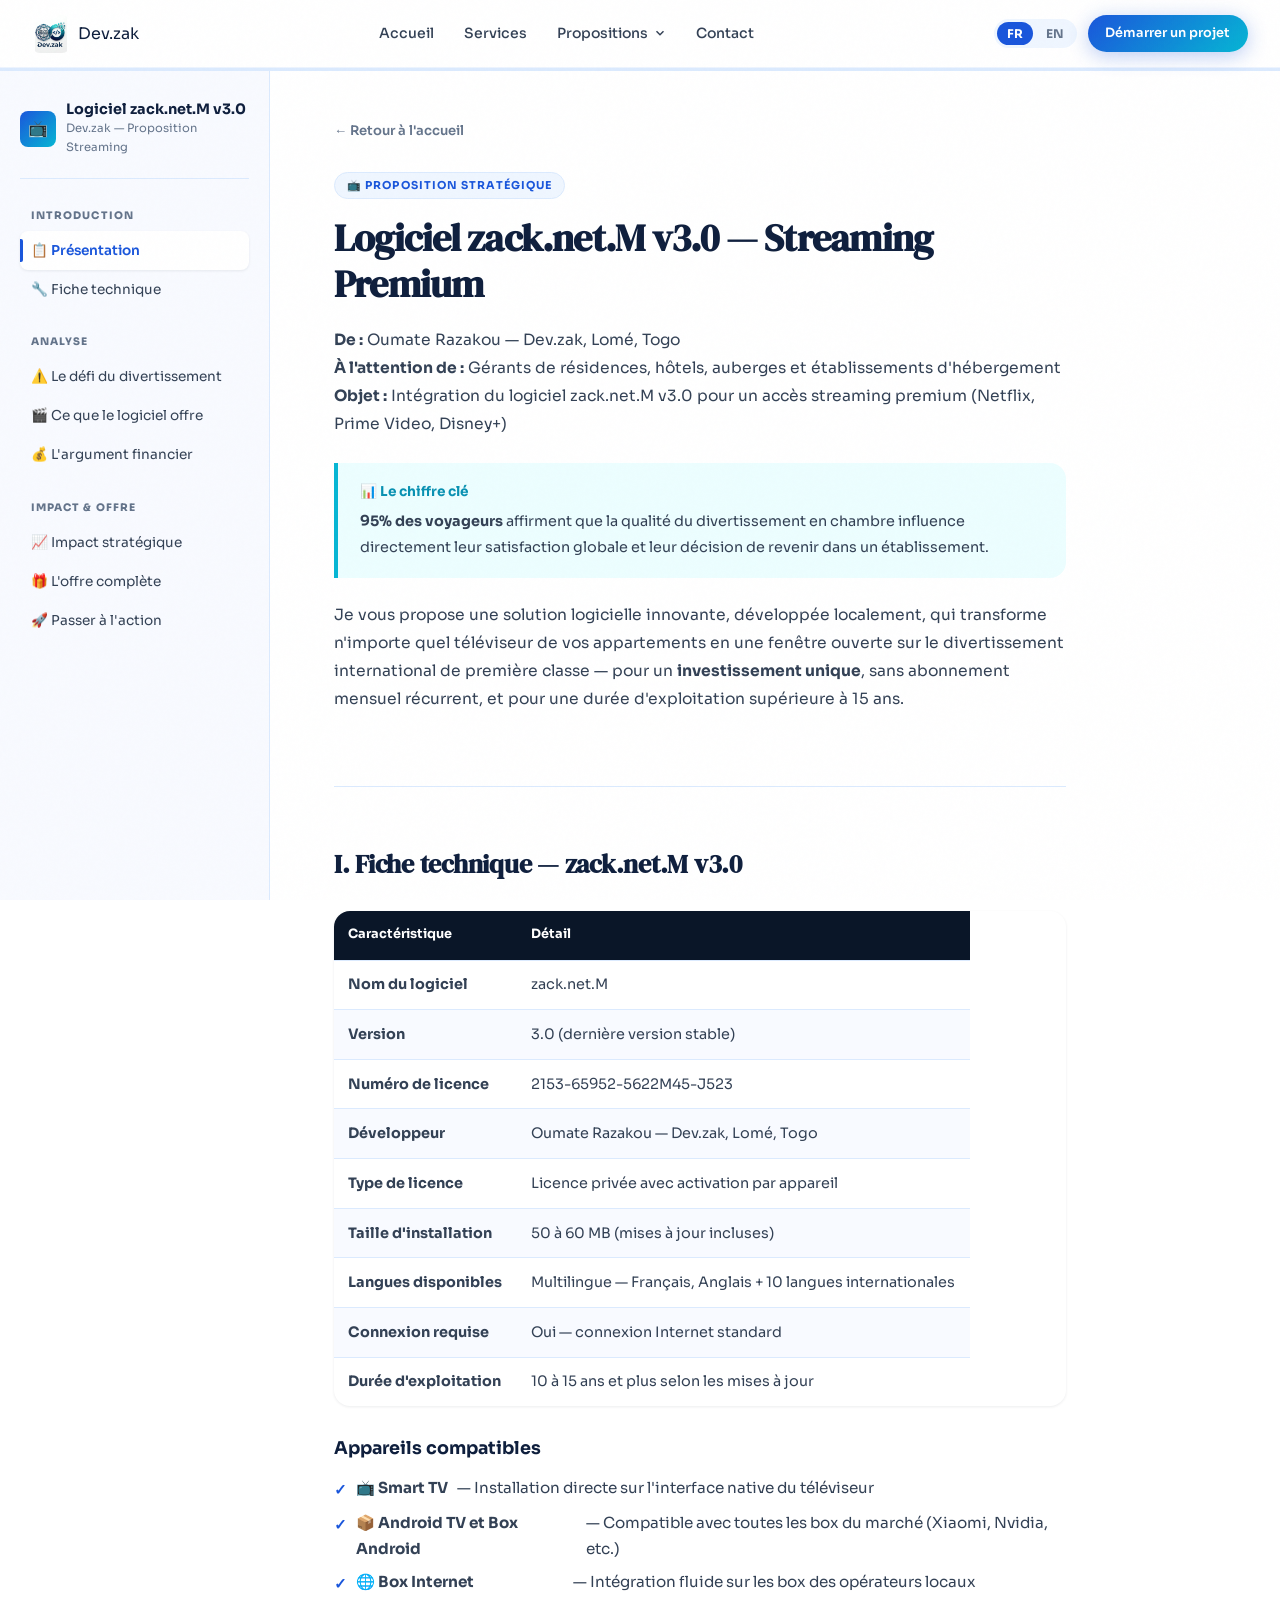
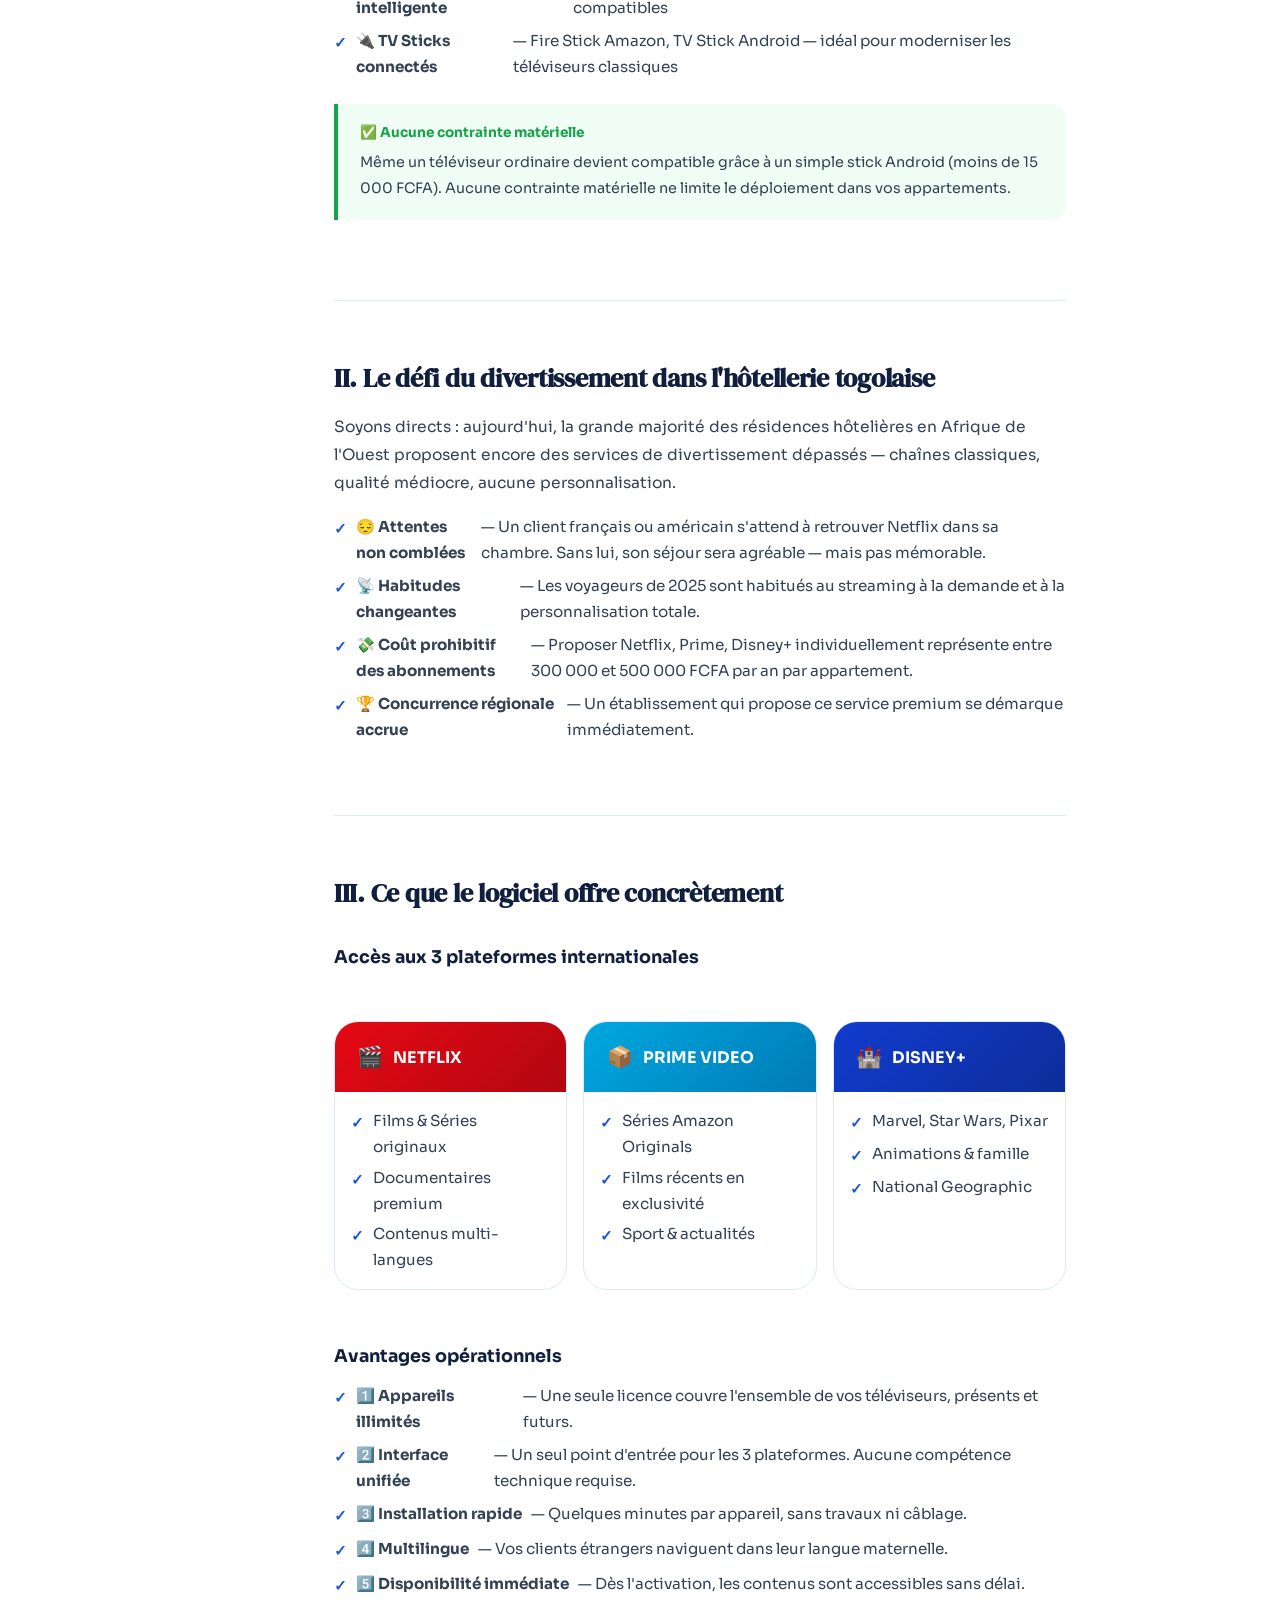
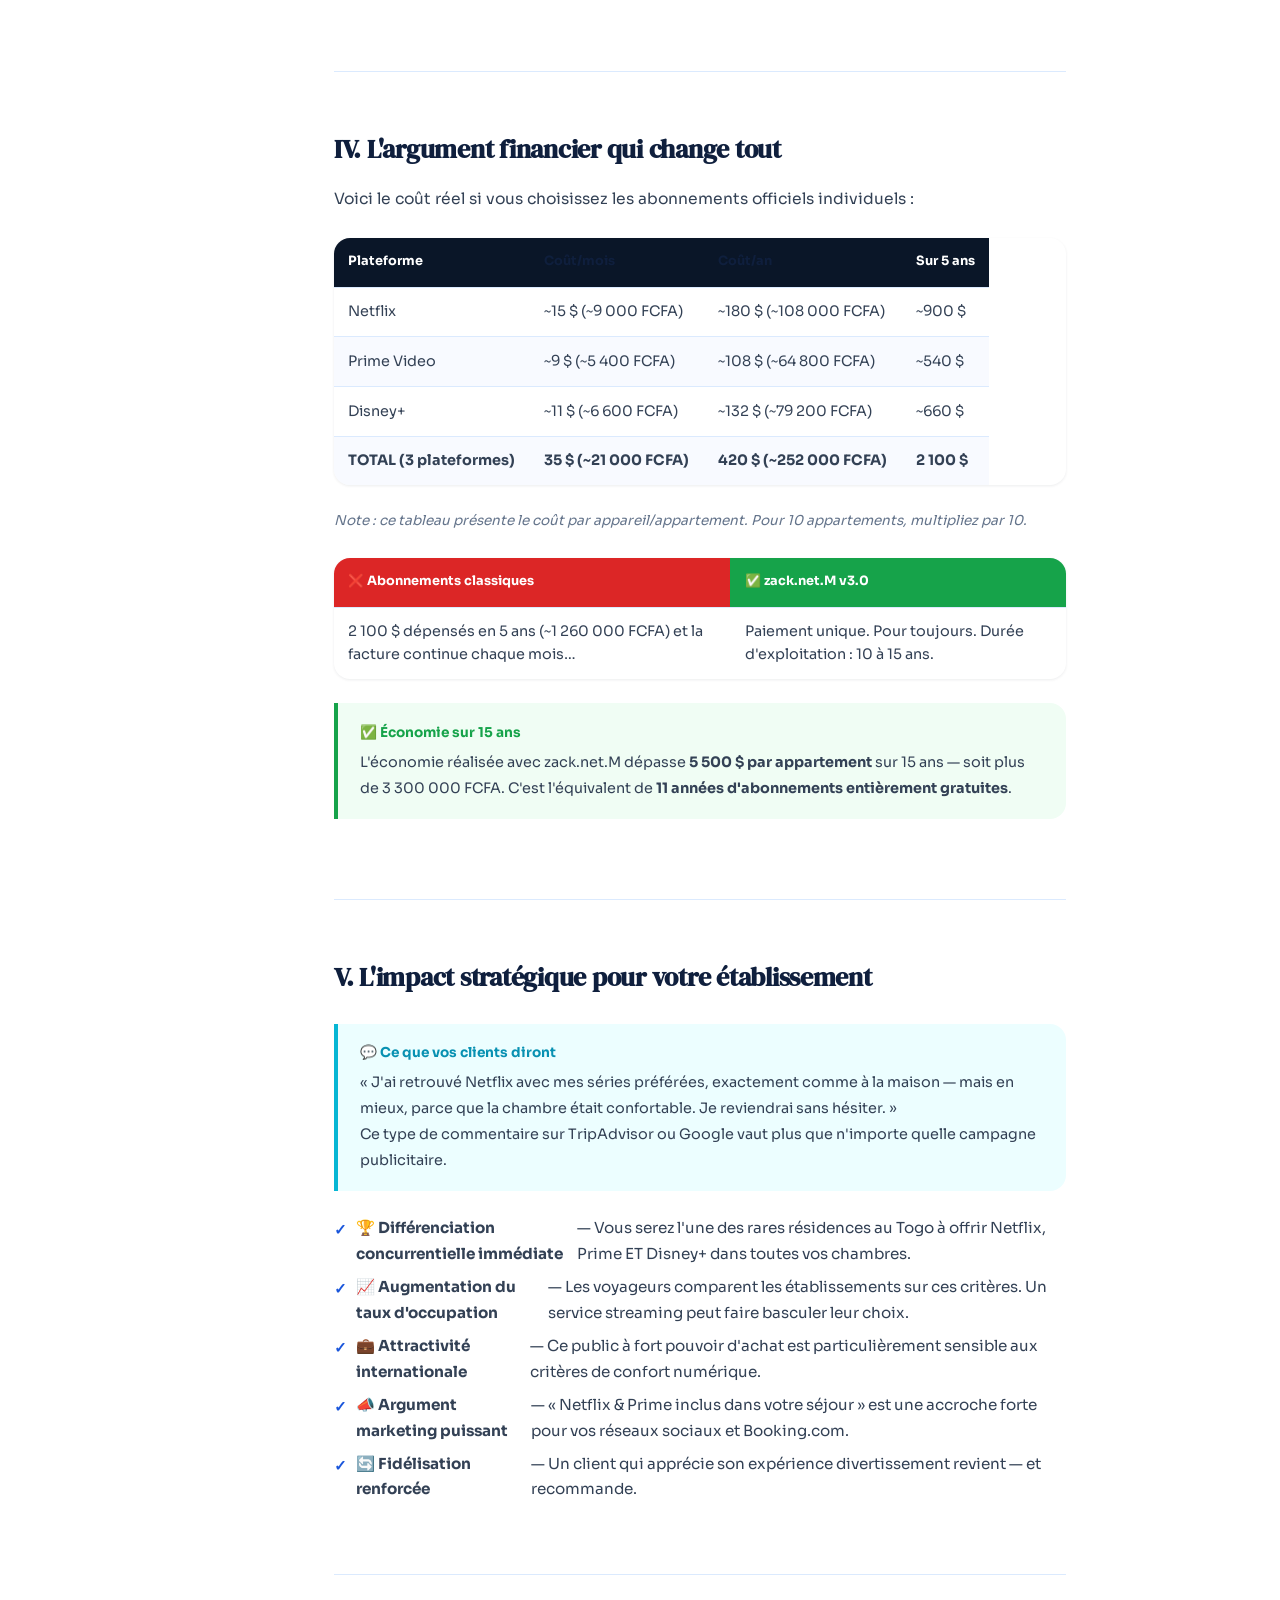
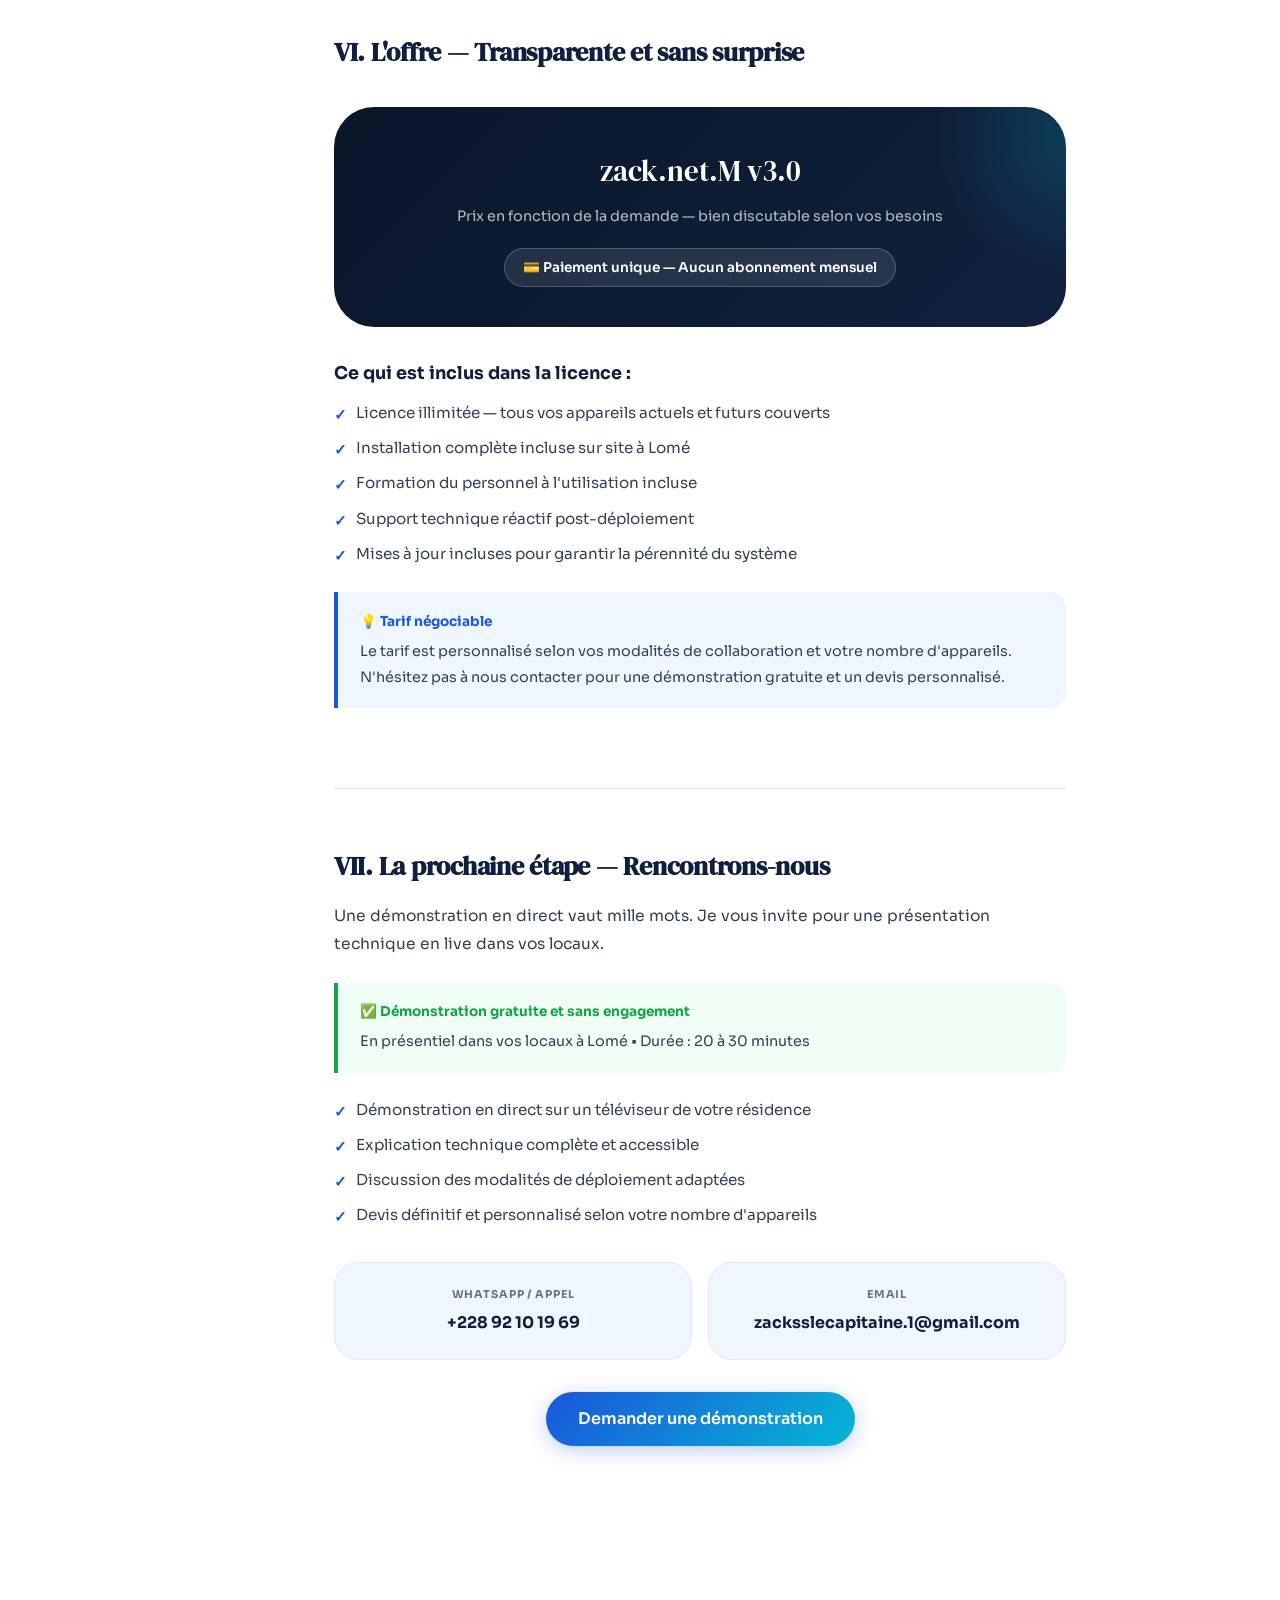
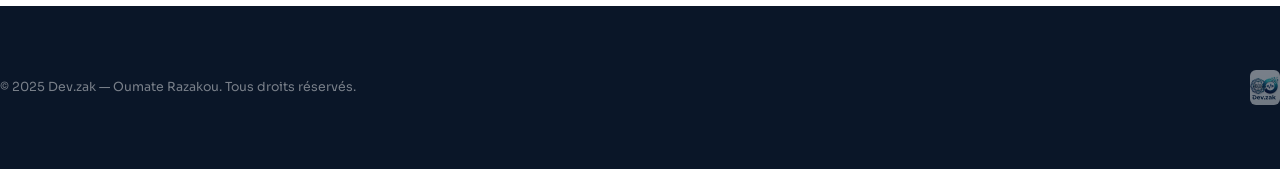
<file: propositions/streaming.html>
<!DOCTYPE html>
<html lang="fr">
<head>
  <meta charset="UTF-8"/>
  <meta name="viewport" content="width=device-width, initial-scale=1.0"/>
  <title>Proposition Logiciel Streaming — Dev.zak</title>
  <link rel="icon" href="../assets/logo.png" type="image/png"/>
  <link rel="stylesheet" href="../css/main.css"/>
  <link rel="stylesheet" href="../css/docs.css"/>
</head>
<body>

<!-- NAVBAR -->
<nav class="navbar" id="navbar">
  <a href="../index.html" class="nav-brand">
    <img src="../assets/logo.png" alt="Dev.zak" class="nav-logo"/>
    <span class="nav-brand-text">Dev<span>.</span>zak</span>
  </a>
  <div class="nav-links">
    <a href="../index.html">Accueil</a>
    <a href="../index.html#services">Services</a>
    <div class="nav-dropdown">
      <button class="nav-dropdown-btn">
        <span>Propositions</span>
        <svg width="14" height="14" viewBox="0 0 24 24" fill="none" stroke="currentColor" stroke-width="2.5"><polyline points="6,9 12,15 18,9"/></svg>
      </button>
      <div class="nav-dropdown-menu">
        <a href="agent-ia.html"><div class="drop-icon">🤖</div><div><div style="font-weight:700;font-size:0.85rem;">Agent IA</div></div></a>
        <a href="site-web.html"><div class="drop-icon">🌐</div><div><div style="font-weight:700;font-size:0.85rem;">Développement Web</div></div></a>
        <a href="streaming.html"><div class="drop-icon">📺</div><div><div style="font-weight:700;font-size:0.85rem;">Logiciel Streaming</div></div></a>
      </div>
    </div>
    <a href="../index.html#contact">Contact</a>
  </div>
  <div class="nav-right">
    <div class="nav-lang">
      <button class="lang-btn active" data-lang="fr">FR</button>
      <button class="lang-btn" data-lang="en">EN</button>
    </div>
    <a href="../index.html#contact" class="btn btn-primary btn-sm">Démarrer un projet</a>
    <div class="nav-hamburger" id="nav-hamburger"><span></span><span></span><span></span></div>
  </div>
</nav>
<div class="mobile-nav" id="mobile-nav">
  <span class="mobile-nav-close" id="mobile-nav-close">✕</span>
  <a href="../index.html">Accueil</a>
  <a href="agent-ia.html">🤖 Agent IA</a>
  <a href="site-web.html">🌐 Développement Web</a>
  <a href="streaming.html">📺 Logiciel Streaming</a>
  <a href="../index.html#contact">Contact</a>
</div>

<div class="docs-progress"><div class="docs-progress-bar"></div></div>

<div class="docs-layout">

  <!-- SIDEBAR -->
  <aside class="docs-sidebar">
    <div class="docs-sidebar-header">
      <div class="docs-sidebar-icon">📺</div>
      <div>
        <div class="docs-sidebar-title">Logiciel zack.net.M v3.0</div>
        <div class="docs-sidebar-sub">Dev.zak — Proposition Streaming</div>
      </div>
    </div>

    <div class="docs-nav-group">
      <div class="docs-nav-group-title">Introduction</div>
      <div class="docs-nav-link active" data-section="intro">📋 Présentation</div>
      <div class="docs-nav-link" data-section="fiche">🔧 Fiche technique</div>
    </div>

    <div class="docs-nav-group">
      <div class="docs-nav-group-title">Analyse</div>
      <div class="docs-nav-link" data-section="defi">⚠️ Le défi du divertissement</div>
      <div class="docs-nav-link" data-section="contenu">🎬 Ce que le logiciel offre</div>
      <div class="docs-nav-link" data-section="finance">💰 L'argument financier</div>
    </div>

    <div class="docs-nav-group">
      <div class="docs-nav-group-title">Impact & Offre</div>
      <div class="docs-nav-link" data-section="impact">📈 Impact stratégique</div>
      <div class="docs-nav-link" data-section="offre">🎁 L'offre complète</div>
      <div class="docs-nav-link" data-section="action">🚀 Passer à l'action</div>
    </div>
  </aside>

  <!-- CONTENT -->
  <main class="docs-content">
    <a href="../index.html" class="docs-back">← Retour à l'accueil</a>

    <!-- INTRO -->
    <div class="docs-section" id="intro">
      <div class="docs-section-tag">📺 Proposition stratégique</div>
      <h1>Logiciel zack.net.M v3.0 — Streaming Premium</h1>
      <p>
        <strong>De :</strong> Oumate Razakou — Dev.zak, Lomé, Togo<br/>
        <strong>À l'attention de :</strong> Gérants de résidences, hôtels, auberges et établissements d'hébergement<br/>
        <strong>Objet :</strong> Intégration du logiciel zack.net.M v3.0 pour un accès streaming premium (Netflix, Prime Video, Disney+)
      </p>
      <div class="docs-callout docs-callout-scenario">
        <div class="docs-callout-title">📊 Le chiffre clé</div>
        <p><strong>95% des voyageurs</strong> affirment que la qualité du divertissement en chambre influence directement leur satisfaction globale et leur décision de revenir dans un établissement.</p>
      </div>
      <p>Je vous propose une solution logicielle innovante, développée localement, qui transforme n'importe quel téléviseur de vos appartements en une fenêtre ouverte sur le divertissement international de première classe — pour un <strong>investissement unique</strong>, sans abonnement mensuel récurrent, et pour une durée d'exploitation supérieure à 15 ans.</p>
    </div>

    <!-- FICHE TECHNIQUE -->
    <div class="docs-section" id="fiche">
      <h2>I. Fiche technique — zack.net.M v3.0</h2>
      <table class="docs-table">
        <thead><tr><th style="background:var(--navy);">Caractéristique</th><th style="background:var(--navy);">Détail</th></tr></thead>
        <tbody>
          <tr><td><strong>Nom du logiciel</strong></td><td>zack.net.M</td></tr>
          <tr><td><strong>Version</strong></td><td>3.0 (dernière version stable)</td></tr>
          <tr><td><strong>Numéro de licence</strong></td><td>2153-65952-5622M45-J523</td></tr>
          <tr><td><strong>Développeur</strong></td><td>Oumate Razakou — Dev.zak, Lomé, Togo</td></tr>
          <tr><td><strong>Type de licence</strong></td><td>Licence privée avec activation par appareil</td></tr>
          <tr><td><strong>Taille d'installation</strong></td><td>50 à 60 MB (mises à jour incluses)</td></tr>
          <tr><td><strong>Langues disponibles</strong></td><td>Multilingue — Français, Anglais + 10 langues internationales</td></tr>
          <tr><td><strong>Connexion requise</strong></td><td>Oui — connexion Internet standard</td></tr>
          <tr><td><strong>Durée d'exploitation</strong></td><td>10 à 15 ans et plus selon les mises à jour</td></tr>
        </tbody>
      </table>

      <h3>Appareils compatibles</h3>
      <ul>
        <li><strong>📺 Smart TV</strong> — Installation directe sur l'interface native du téléviseur</li>
        <li><strong>📦 Android TV et Box Android</strong> — Compatible avec toutes les box du marché (Xiaomi, Nvidia, etc.)</li>
        <li><strong>🌐 Box Internet intelligente</strong> — Intégration fluide sur les box des opérateurs locaux compatibles</li>
        <li><strong>🔌 TV Sticks connectés</strong> — Fire Stick Amazon, TV Stick Android — idéal pour moderniser les téléviseurs classiques</li>
      </ul>
      <div class="docs-callout docs-callout-success">
        <div class="docs-callout-title">✅ Aucune contrainte matérielle</div>
        <p>Même un téléviseur ordinaire devient compatible grâce à un simple stick Android (moins de 15 000 FCFA). Aucune contrainte matérielle ne limite le déploiement dans vos appartements.</p>
      </div>
    </div>

    <!-- DÉFI -->
    <div class="docs-section" id="defi">
      <h2>II. Le défi du divertissement dans l'hôtellerie togolaise</h2>
      <p>Soyons directs : aujourd'hui, la grande majorité des résidences hôtelières en Afrique de l'Ouest proposent encore des services de divertissement dépassés — chaînes classiques, qualité médiocre, aucune personnalisation.</p>
      <ul>
        <li><strong>😔 Attentes non comblées</strong> — Un client français ou américain s'attend à retrouver Netflix dans sa chambre. Sans lui, son séjour sera agréable — mais pas mémorable.</li>
        <li><strong>📡 Habitudes changeantes</strong> — Les voyageurs de 2025 sont habitués au streaming à la demande et à la personnalisation totale.</li>
        <li><strong>💸 Coût prohibitif des abonnements</strong> — Proposer Netflix, Prime, Disney+ individuellement représente entre 300 000 et 500 000 FCFA par an par appartement.</li>
        <li><strong>🏆 Concurrence régionale accrue</strong> — Un établissement qui propose ce service premium se démarque immédiatement.</li>
      </ul>
    </div>

    <!-- CONTENU -->
    <div class="docs-section" id="contenu">
      <h2>III. Ce que le logiciel offre concrètement</h2>
      <h3>Accès aux 3 plateformes internationales</h3>

      <div style="display:grid;grid-template-columns:repeat(3,1fr);gap:1rem;margin:1.5rem 0;">
        <div class="docs-module">
          <div class="docs-module-header" style="background:linear-gradient(135deg,#E50914,#B20710);">
            <div class="docs-module-header-icon">🎬</div>
            <div><div class="docs-module-header-title">NETFLIX</div></div>
          </div>
          <div class="docs-module-body" style="padding:1rem;">
            <ul style="gap:0.3rem;">
              <li>Films & Séries originaux</li>
              <li>Documentaires premium</li>
              <li>Contenus multi-langues</li>
            </ul>
          </div>
        </div>
        <div class="docs-module">
          <div class="docs-module-header" style="background:linear-gradient(135deg,#00A8E1,#007BB5);">
            <div class="docs-module-header-icon">📦</div>
            <div><div class="docs-module-header-title">PRIME VIDEO</div></div>
          </div>
          <div class="docs-module-body" style="padding:1rem;">
            <ul style="gap:0.3rem;">
              <li>Séries Amazon Originals</li>
              <li>Films récents en exclusivité</li>
              <li>Sport & actualités</li>
            </ul>
          </div>
        </div>
        <div class="docs-module">
          <div class="docs-module-header" style="background:linear-gradient(135deg,#113CCF,#0D2D9A);">
            <div class="docs-module-header-icon">🏰</div>
            <div><div class="docs-module-header-title">DISNEY+</div></div>
          </div>
          <div class="docs-module-body" style="padding:1rem;">
            <ul style="gap:0.3rem;">
              <li>Marvel, Star Wars, Pixar</li>
              <li>Animations & famille</li>
              <li>National Geographic</li>
            </ul>
          </div>
        </div>
      </div>

      <h3>Avantages opérationnels</h3>
      <ul>
        <li><strong>1️⃣ Appareils illimités</strong> — Une seule licence couvre l'ensemble de vos téléviseurs, présents et futurs.</li>
        <li><strong>2️⃣ Interface unifiée</strong> — Un seul point d'entrée pour les 3 plateformes. Aucune compétence technique requise.</li>
        <li><strong>3️⃣ Installation rapide</strong> — Quelques minutes par appareil, sans travaux ni câblage.</li>
        <li><strong>4️⃣ Multilingue</strong> — Vos clients étrangers naviguent dans leur langue maternelle.</li>
        <li><strong>5️⃣ Disponibilité immédiate</strong> — Dès l'activation, les contenus sont accessibles sans délai.</li>
      </ul>
    </div>

    <!-- FINANCE -->
    <div class="docs-section" id="finance">
      <h2>IV. L'argument financier qui change tout</h2>
      <p>Voici le coût réel si vous choisissez les abonnements officiels individuels :</p>
      <table class="docs-table">
        <thead><tr><th style="background:var(--navy);">Plateforme</th><th style="background:var(--navy);">Coût/mois</th><th style="background:var(--navy);">Coût/an</th><th style="background:var(--navy);">Sur 5 ans</th></tr></thead>
        <tbody>
          <tr><td>Netflix</td><td>~15 $ (~9 000 FCFA)</td><td>~180 $ (~108 000 FCFA)</td><td>~900 $</td></tr>
          <tr><td>Prime Video</td><td>~9 $ (~5 400 FCFA)</td><td>~108 $ (~64 800 FCFA)</td><td>~540 $</td></tr>
          <tr><td>Disney+</td><td>~11 $ (~6 600 FCFA)</td><td>~132 $ (~79 200 FCFA)</td><td>~660 $</td></tr>
          <tr><td><strong>TOTAL (3 plateformes)</strong></td><td><strong>35 $ (~21 000 FCFA)</strong></td><td><strong>420 $ (~252 000 FCFA)</strong></td><td><strong>2 100 $</strong></td></tr>
        </tbody>
      </table>
      <p style="color:var(--text-muted);font-size:0.85rem;font-style:italic;">Note : ce tableau présente le coût par appareil/appartement. Pour 10 appartements, multipliez par 10.</p>

      <table class="docs-table" style="margin-top:1.5rem;">
        <thead>
          <tr><th>❌ Abonnements classiques</th><th>✅ zack.net.M v3.0</th></tr>
        </thead>
        <tbody>
          <tr><td>2 100 $ dépensés en 5 ans (~1 260 000 FCFA) et la facture continue chaque mois…</td><td>Paiement unique. Pour toujours. Durée d'exploitation : 10 à 15 ans.</td></tr>
        </tbody>
      </table>

      <div class="docs-callout docs-callout-success">
        <div class="docs-callout-title">✅ Économie sur 15 ans</div>
        <p>L'économie réalisée avec zack.net.M dépasse <strong>5 500 $ par appartement</strong> sur 15 ans — soit plus de 3 300 000 FCFA. C'est l'équivalent de <strong>11 années d'abonnements entièrement gratuites</strong>.</p>
      </div>
    </div>

    <!-- IMPACT -->
    <div class="docs-section" id="impact">
      <h2>V. L'impact stratégique pour votre établissement</h2>
      <div class="docs-callout docs-callout-scenario">
        <div class="docs-callout-title">💬 Ce que vos clients diront</div>
        <p>« J'ai retrouvé Netflix avec mes séries préférées, exactement comme à la maison — mais en mieux, parce que la chambre était confortable. Je reviendrai sans hésiter. »<br/>Ce type de commentaire sur TripAdvisor ou Google vaut plus que n'importe quelle campagne publicitaire.</p>
      </div>
      <ul>
        <li><strong>🏆 Différenciation concurrentielle immédiate</strong> — Vous serez l'une des rares résidences au Togo à offrir Netflix, Prime ET Disney+ dans toutes vos chambres.</li>
        <li><strong>📈 Augmentation du taux d'occupation</strong> — Les voyageurs comparent les établissements sur ces critères. Un service streaming peut faire basculer leur choix.</li>
        <li><strong>💼 Attractivité internationale</strong> — Ce public à fort pouvoir d'achat est particulièrement sensible aux critères de confort numérique.</li>
        <li><strong>📣 Argument marketing puissant</strong> — « Netflix & Prime inclus dans votre séjour » est une accroche forte pour vos réseaux sociaux et Booking.com.</li>
        <li><strong>🔄 Fidélisation renforcée</strong> — Un client qui apprécie son expérience divertissement revient — et recommande.</li>
      </ul>
    </div>

    <!-- OFFRE -->
    <div class="docs-section" id="offre">
      <h2>VI. L'offre — Transparente et sans surprise</h2>
      <div class="docs-pricing">
        <div class="docs-pricing-title">zack.net.M v3.0</div>
        <div class="docs-pricing-sub">Prix en fonction de la demande — bien discutable selon vos besoins</div>
        <div class="docs-pricing-badge">💳 Paiement unique — Aucun abonnement mensuel</div>
      </div>
      <h3>Ce qui est inclus dans la licence :</h3>
      <ul>
        <li>Licence illimitée — tous vos appareils actuels et futurs couverts</li>
        <li>Installation complète incluse sur site à Lomé</li>
        <li>Formation du personnel à l'utilisation incluse</li>
        <li>Support technique réactif post-déploiement</li>
        <li>Mises à jour incluses pour garantir la pérennité du système</li>
      </ul>
      <div class="docs-callout">
        <div class="docs-callout-title">💡 Tarif négociable</div>
        <p>Le tarif est personnalisé selon vos modalités de collaboration et votre nombre d'appareils. N'hésitez pas à nous contacter pour une démonstration gratuite et un devis personnalisé.</p>
      </div>
    </div>

    <!-- ACTION -->
    <div class="docs-section" id="action">
      <h2>VII. La prochaine étape — Rencontrons-nous</h2>
      <p>Une démonstration en direct vaut mille mots. Je vous invite pour une présentation technique en live dans vos locaux.</p>
      <div class="docs-callout docs-callout-success">
        <div class="docs-callout-title">✅ Démonstration gratuite et sans engagement</div>
        <p>En présentiel dans vos locaux à Lomé • Durée : 20 à 30 minutes</p>
      </div>
      <ul>
        <li>Démonstration en direct sur un téléviseur de votre résidence</li>
        <li>Explication technique complète et accessible</li>
        <li>Discussion des modalités de déploiement adaptées</li>
        <li>Devis définitif et personnalisé selon votre nombre d'appareils</li>
      </ul>
      <div class="docs-cta">
        <a href="https://wa.me/22892101969" target="_blank" rel="noopener" class="docs-cta-card" style="cursor:pointer;">
          <div class="docs-cta-label">WhatsApp / Appel</div>
          <div class="docs-cta-value">+228 92 10 19 69</div>
        </a>
        <a href="mailto:zacksslecapitaine.1@gmail.com" class="docs-cta-card" style="cursor:pointer;">
          <div class="docs-cta-label">Email</div>
          <div class="docs-cta-value">zacksslecapitaine.1@gmail.com</div>
        </a>
      </div>
      <div style="margin-top:2rem;text-align:center;">
        <a href="../index.html#contact" class="btn btn-primary btn-lg">Demander une démonstration</a>
      </div>
    </div>

  </main>
</div>

<footer class="footer" style="margin-top:0;">
  <div class="footer-inner">
    <div class="footer-bottom">
      <span>© 2025 Dev.zak — Oumate Razakou. Tous droits réservés.</span>
      <img src="../assets/logo.png" alt="Dev.zak" class="footer-logo"/>
    </div>
  </div>
</footer>

<script src="../js/docs.js"></script>
</body>
</html>
</file>
<file: css/main.css>
/* ═══════════════════════════════════════════════════════════════
   DEV.ZAK — Upgraded Stylesheet
   White · Blue · Cendre | Cursor · Loader · Grain · Premium
   ═══════════════════════════════════════════════════════════════ */

@import url('https://fonts.googleapis.com/css2?family=DM+Serif+Display:ital@0;1&family=Sora:wght@300;400;500;600;700;800&family=JetBrains+Mono:wght@400;500&display=swap');

:root {
  --navy:        #0A1628;
  --navy-mid:    #112240;
  --navy-light:  #1B3461;
  --blue:        #1A56DB;
  --blue-light:  #3B82F6;
  --cyan:        #06B6D4;
  --cyan-light:  #22D3EE;
  --white:       #FFFFFF;
  --off-white:   #F8FAFF;
  --gray-100:    #EFF6FF;
  --gray-200:    #DBEAFE;
  --ash:         #94A3B8;
  --ash-dark:    #64748B;
  --text-main:   #0F1F3D;
  --text-body:   #334155;
  --text-muted:  #64748B;

  --font-display: 'DM Serif Display', serif;
  --font-body:    'Sora', sans-serif;

  --shadow-sm:   0 1px 3px rgba(10,22,40,0.08);
  --shadow-md:   0 4px 20px rgba(10,22,40,0.10);
  --shadow-lg:   0 20px 60px rgba(10,22,40,0.15);
  --shadow-glow: 0 0 30px rgba(26,86,219,0.20);

  --radius-sm: 8px;
  --radius-md: 16px;
  --radius-lg: 24px;
  --radius-xl: 40px;

  --transition:      all 0.35s cubic-bezier(0.4,0,0.2,1);
  --transition-slow: all 0.6s cubic-bezier(0.16,1,0.3,1);
  --transition-fast: all 0.18s ease;
}

/* ── Reset ── */
*, *::before, *::after { box-sizing: border-box; margin: 0; padding: 0; }
html { scroll-behavior: smooth; -webkit-text-size-adjust: 100%; }
body {
  font-family: var(--font-body);
  color: var(--text-main);
  background: var(--white);
  line-height: 1.7;
  overflow-x: hidden;
  -webkit-font-smoothing: antialiased;
  cursor: none;
}
img, svg, video { max-width: 100%; height: auto; display: block; }
a { text-decoration: none; color: inherit; cursor: none; }
ul { list-style: none; }
button { cursor: none; border: none; background: none; font-family: var(--font-body); }
::selection { background: var(--blue); color: white; }
::-webkit-scrollbar { width: 5px; }
::-webkit-scrollbar-track { background: var(--off-white); }
::-webkit-scrollbar-thumb { background: var(--blue); border-radius: 3px; }

/* ── Grain overlay ── */
body::before {
  content: '';
  position: fixed; inset: 0; z-index: 9997; pointer-events: none;
  background-image: url("data:image/svg+xml,%3Csvg viewBox='0 0 256 256' xmlns='http://www.w3.org/2000/svg'%3E%3Cfilter id='noise'%3E%3CfeTurbulence type='fractalNoise' baseFrequency='0.9' numOctaves='4' stitchTiles='stitch'/%3E%3C/filter%3E%3Crect width='100%25' height='100%25' filter='url(%23noise)' opacity='1'/%3E%3C/svg%3E");
  opacity: 0.018;
}

/* ── Container ── */
.container {
  width: 100%; max-width: 1200px;
  margin-inline: auto;
  padding-inline: clamp(1rem, 5vw, 2rem);
}

/* ════════════════════════════════════
   PAGE LOADER
════════════════════════════════════ */
.dz-loader {
  position: fixed; inset: 0; z-index: 99999;
  background: var(--navy);
  display: flex; align-items: center; justify-content: center;
  transition: opacity 0.6s cubic-bezier(0.16,1,0.3,1), visibility 0.6s;
}
.dz-loader.hidden { opacity: 0; visibility: hidden; pointer-events: none; }
.dz-loader-inner { display: flex; flex-direction: column; align-items: center; }
.dz-loader-bar {
  width: 180px; height: 2px;
  background: rgba(255,255,255,0.1);
  border-radius: 2px; overflow: hidden; margin-bottom: 14px;
}
.dz-loader-fill {
  height: 100%;
  background: linear-gradient(90deg, var(--blue), var(--cyan));
  animation: loaderFill 1.8s ease-out forwards;
}
@keyframes loaderFill { from { width: 0; } to { width: 100%; } }
.dz-loader-label {
  font-size: 0.62rem; letter-spacing: 0.3em; text-transform: uppercase;
  color: rgba(255,255,255,0.35);
}

/* ════════════════════════════════════
   CUSTOM CURSOR
════════════════════════════════════ */
.dz-cursor {
  position: fixed; top: 0; left: 0;
  pointer-events: none; z-index: 99998;
}
.dz-cursor-dot {
  width: 7px; height: 7px; border-radius: 50%;
  background: var(--blue);
  position: absolute; transform: translate(-50%,-50%);
  transition: width .15s, height .15s;
}
.dz-cursor-ring {
  width: 34px; height: 34px; border-radius: 50%;
  border: 1.5px solid rgba(26,86,219,0.45);
  position: absolute; transform: translate(-50%,-50%);
  transition: width .4s cubic-bezier(0.16,1,0.3,1),
              height .4s cubic-bezier(0.16,1,0.3,1),
              border-color .3s;
}
body.cursor-hover .dz-cursor-dot { width: 10px; height: 10px; background: var(--cyan); }
body.cursor-hover .dz-cursor-ring { width: 52px; height: 52px; border-color: var(--cyan); }
/* In dark sections, invert cursor */
.hero .dz-cursor-dot, .footer .dz-cursor-dot,
.cta-banner .dz-cursor-dot { background: white; }

/* ════════════════════════════════════
   NAVBAR
════════════════════════════════════ */
.navbar {
  position: fixed; inset-block-start: 0; inset-inline: 0;
  z-index: 1000; height: 68px;
  display: flex; align-items: center;
  padding-inline: clamp(1rem, 4vw, 2rem); gap: 0.5rem;
  background: rgba(255,255,255,0.88);
  backdrop-filter: blur(20px) saturate(180%);
  -webkit-backdrop-filter: blur(20px);
  border-bottom: 1px solid rgba(219,234,254,0.5);
  transition: var(--transition);
}
.navbar.scrolled {
  box-shadow: 0 2px 30px rgba(10,22,40,0.09);
  background: rgba(255,255,255,0.97);
}
.nav-brand { display: flex; align-items: center; gap: 8px; flex-shrink: 0; }
.nav-logo { width: 38px; height: 38px; object-fit: contain; border-radius: 8px; }
.nav-brand-name { font-family: var(--font-display); font-size: 1.35rem; color: var(--navy); letter-spacing: -0.02em; white-space: nowrap; }
.nav-brand-name span { color: var(--blue); }

.nav-links { display: flex; align-items: center; gap: 0.15rem; margin-inline-start: auto; }
.nav-links a { padding: 0.45rem 0.85rem; font-size: 0.875rem; font-weight: 500; color: var(--text-body); border-radius: var(--radius-sm); transition: var(--transition-fast); white-space: nowrap; }
.nav-links a:hover, .nav-links a.active { color: var(--blue); background: var(--gray-100); }

.nav-dropdown { position: relative; }
.nav-dropdown-btn { display: flex; align-items: center; gap: 5px; padding: 0.45rem 0.85rem; font-size: 0.875rem; font-weight: 500; color: var(--text-body); border-radius: var(--radius-sm); transition: var(--transition-fast); white-space: nowrap; }
.nav-dropdown-btn:hover { color: var(--blue); background: var(--gray-100); }
.nav-dropdown-btn svg { transition: transform 0.2s; }
.nav-dropdown:hover .nav-dropdown-btn svg { transform: rotate(180deg); }
.nav-dropdown-menu {
  position: absolute; top: calc(100% + 8px); left: 0;
  background: white; border: 1px solid var(--gray-200);
  border-radius: var(--radius-md); box-shadow: var(--shadow-lg);
  min-width: 240px; padding: 0.5rem;
  opacity: 0; visibility: hidden; transform: translateY(-8px);
  transition: var(--transition-fast); z-index: 200;
}
.nav-dropdown:hover .nav-dropdown-menu { opacity: 1; visibility: visible; transform: translateY(0); }
.nav-dropdown-menu a { display: flex; align-items: center; gap: 10px; padding: 0.7rem 1rem; border-radius: var(--radius-sm); font-size: 0.85rem; transition: var(--transition-fast); }
.nav-dropdown-menu a:hover { background: var(--gray-100); color: var(--blue); }
.drop-icon { width: 32px; height: 32px; flex-shrink: 0; background: var(--gray-100); border-radius: 8px; display: flex; align-items: center; justify-content: center; color: var(--blue); transition: var(--transition-fast); }
.nav-dropdown-menu a:hover .drop-icon { background: var(--blue); color: white; }

.nav-right { display: flex; align-items: center; gap: 0.65rem; flex-shrink: 0; margin-inline-start: auto; }
.nav-lang { display: flex; align-items: center; gap: 3px; background: var(--gray-100); border-radius: 999px; padding: 3px; }
.lang-btn { padding: 4px 10px; font-size: 0.75rem; font-weight: 700; color: var(--text-muted); border-radius: 999px; transition: var(--transition-fast); }
.lang-btn.active { background: var(--blue); color: white; }

.nav-cta { padding: 0.5rem 1.1rem; background: var(--blue); color: white; border-radius: 999px; font-size: 0.85rem; font-weight: 600; transition: var(--transition-fast); white-space: nowrap; }
.nav-cta:hover { background: var(--navy); transform: translateY(-1px); }

.nav-hamburger { display: none; flex-direction: column; gap: 5px; padding: 8px; border-radius: 8px; transition: var(--transition-fast); }
.nav-hamburger:hover { background: var(--gray-100); }
.nav-hamburger span { width: 22px; height: 2px; background: var(--navy); border-radius: 2px; transition: var(--transition-fast); display: block; }
.nav-hamburger.open span:nth-child(1) { transform: translateY(7px) rotate(45deg); }
.nav-hamburger.open span:nth-child(2) { opacity: 0; transform: scaleX(0); }
.nav-hamburger.open span:nth-child(3) { transform: translateY(-7px) rotate(-45deg); }

/* Mobile nav */
.mobile-nav {
  display: none; position: fixed; inset: 0; z-index: 999;
  background: white; flex-direction: column;
  padding: 5rem 1.5rem 2rem; gap: 0.2rem; overflow-y: auto;
  transform: translateX(100%); transition: transform 0.45s cubic-bezier(0.16,1,0.3,1);
}
.mobile-nav.open { display: flex; transform: translateX(0); }
.mobile-nav-close { position: absolute; top: 1rem; right: 1.25rem; width: 38px; height: 38px; display: flex; align-items: center; justify-content: center; border-radius: 50%; background: var(--gray-100); color: var(--text-muted); }
.mobile-nav-logo { display: flex; align-items: center; gap: 10px; margin-bottom: 1.5rem; font-family: var(--font-display); font-size: 1.4rem; color: var(--navy); }
.mobile-nav-logo img { border-radius: 8px; }
.mobile-nav a { padding: 0.85rem 1rem; border-radius: var(--radius-md); font-weight: 500; font-size: 1rem; color: var(--text-main); border-bottom: 1px solid var(--gray-100); transition: var(--transition-fast); }
.mobile-nav a:hover { color: var(--blue); background: var(--gray-100); }
.mobile-nav-sep { font-size: 0.68rem; font-weight: 800; letter-spacing: 0.1em; text-transform: uppercase; color: var(--text-muted); padding: 0.75rem 1rem 0.25rem; }

/* ════════════════════════════════════
   BUTTONS
════════════════════════════════════ */
.btn {
  display: inline-flex; align-items: center; justify-content: center; gap: 8px;
  padding: 0.7rem 1.6rem; border-radius: 999px;
  font-family: var(--font-body); font-size: 0.9rem; font-weight: 600;
  transition: var(--transition-fast); white-space: nowrap;
  -webkit-tap-highlight-color: transparent; position: relative; overflow: hidden;
}
.btn::after {
  content: ''; position: absolute; inset: 0;
  background: rgba(255,255,255,0.12);
  transform: translateX(-100%);
  transition: transform 0.4s cubic-bezier(0.16,1,0.3,1);
}
.btn:hover::after { transform: translateX(0); }
.btn-primary { background: linear-gradient(135deg, var(--blue), var(--cyan)); color: white; box-shadow: 0 4px 20px rgba(26,86,219,0.3); }
.btn-primary:hover { transform: translateY(-2px); box-shadow: 0 8px 30px rgba(26,86,219,0.4); }
.btn-outline { background: transparent; border: 1.5px solid rgba(255,255,255,0.35); color: white; }
.btn-outline:hover { background: rgba(255,255,255,0.1); }
.btn-outline-dark { background: transparent; border: 1.5px solid var(--gray-200); color: var(--text-main); }
.btn-outline-dark:hover { border-color: var(--blue); color: var(--blue); background: var(--gray-100); }
.btn-sm { padding: 0.45rem 1.1rem; font-size: 0.8rem; }
.btn-lg { padding: 0.85rem 2rem; font-size: 1rem; }
.btn-full { width: 100%; }

/* ════════════════════════════════════
   HERO
════════════════════════════════════ */
.hero {
  position: relative; min-height: 100svh;
  display: flex; align-items: center;
  overflow: hidden; background: var(--navy);
  padding-top: 68px;
}
#particles-canvas { position: absolute; inset: 0; width: 100%; height: 100%; pointer-events: none; }
.hero-gradient {
  position: absolute; inset: 0; pointer-events: none;
  background:
    radial-gradient(ellipse 80% 60% at 20% 50%, rgba(26,86,219,0.22) 0%, transparent 60%),
    radial-gradient(ellipse 55% 60% at 85% 25%, rgba(6,182,212,0.14) 0%, transparent 55%);
}
.hero-inner {
  position: relative; z-index: 5; width: 100%;
  display: grid; grid-template-columns: 1fr 1fr;
  align-items: center; gap: clamp(2rem, 5vw, 5rem);
  padding-block: clamp(2rem, 5vw, 4rem);
}
.hero-badge {
  display: inline-flex; align-items: center; gap: 8px;
  background: rgba(26,86,219,0.18); border: 1px solid rgba(26,86,219,0.4);
  border-radius: 999px; padding: 5px 14px;
  font-size: 0.72rem; font-weight: 700; letter-spacing: 0.08em;
  color: var(--cyan-light); text-transform: uppercase;
  margin-bottom: 1.25rem; width: fit-content;
}
.hero-badge::before { content: ''; width: 8px; height: 8px; background: var(--cyan); border-radius: 50%; flex-shrink: 0; animation: pulse-dot 2s infinite; }
@keyframes pulse-dot { 0%, 100% { opacity: 1; transform: scale(1); } 50% { opacity: 0.4; transform: scale(0.7); } }
.hero-title { font-family: var(--font-display); font-size: clamp(2.4rem, 6vw, 4.2rem); color: var(--white); line-height: 1.08; letter-spacing: -0.02em; margin-bottom: 1.25rem; }
.hero-title .highlight { background: linear-gradient(135deg, var(--blue-light), var(--cyan)); -webkit-background-clip: text; -webkit-text-fill-color: transparent; background-clip: text; }
.hero-typed-row { font-size: clamp(0.95rem, 2.2vw, 1.1rem); color: rgba(255,255,255,0.7); margin-bottom: 1.5rem; min-height: 1.8em; display: flex; align-items: center; }
#typed-text { color: var(--cyan-light); font-weight: 600; }
.cursor-blink { display: inline-block; width: 2px; height: 1.1em; background: var(--cyan); margin-left: 2px; vertical-align: middle; animation: blink 0.9s step-end infinite; }
@keyframes blink { 50% { opacity: 0; } }
.hero-desc { color: rgba(255,255,255,0.62); font-size: clamp(0.9rem, 1.8vw, 1rem); line-height: 1.85; margin-bottom: 2rem; max-width: 540px; }
.hero-actions { display: flex; align-items: center; gap: clamp(0.6rem, 2vw, 1rem); flex-wrap: wrap; }
.hero-stats { display: flex; gap: clamp(1rem, 3vw, 2.5rem); margin-top: 2.5rem; padding-top: 2rem; border-top: 1px solid rgba(255,255,255,0.1); flex-wrap: wrap; }
.stat-num { font-family: var(--font-display); font-size: clamp(1.4rem, 3vw, 2rem); color: var(--white); display: block; }
.stat-label { font-size: 0.72rem; color: rgba(255,255,255,0.45); text-transform: uppercase; letter-spacing: 0.08em; white-space: nowrap; }

/* Floating hero cards */
.hero-visual { position: relative; height: clamp(300px, 48vw, 500px); }
.hero-card {
  position: absolute;
  background: rgba(255,255,255,0.07); backdrop-filter: blur(16px);
  border: 1px solid rgba(255,255,255,0.13); border-radius: var(--radius-lg);
  padding: clamp(0.9rem, 2vw, 1.4rem);
  animation: float-card 6s ease-in-out infinite; will-change: transform;
  transition: var(--transition);
}
.hero-card:hover { background: rgba(255,255,255,0.12); border-color: rgba(26,86,219,0.5); box-shadow: var(--shadow-glow); }
.hero-card:nth-child(1) { top: 8%; left: 4%; width: min(185px, 44%); }
.hero-card:nth-child(2) { top: 28%; right: 2%; width: min(210px, 48%); animation-delay: -2s; }
.hero-card:nth-child(3) { bottom: 16%; left: 16%; width: min(178px, 43%); animation-delay: -4s; }
.hero-card:nth-child(4) { top: 2%; right: 20%; width: min(162px, 40%); animation-delay: -1s; }
@keyframes float-card { 0%, 100% { transform: translateY(0); } 50% { transform: translateY(-10px); } }
.hero-card-icon { color: var(--cyan-light); margin-bottom: 0.6rem; width: 26px; height: 26px; }
.hero-card-icon svg { width: 100%; height: 100%; }
.hero-card-title { font-weight: 700; font-size: 0.82rem; color: white; margin-bottom: 0.2rem; }
.hero-card-sub { font-size: 0.72rem; color: rgba(255,255,255,0.5); }
.hero-card-dot { width: 8px; height: 8px; background: var(--cyan); border-radius: 50%; margin-top: 0.6rem; animation: pulse-dot 2s infinite; }

/* ════════════════════════════════════
   SECTIONS
════════════════════════════════════ */
.section { padding-block: clamp(3.5rem, 8vw, 6rem); }
.section-bg { background: var(--off-white); }
.section-tag {
  display: inline-flex; align-items: center; gap: 7px;
  background: var(--gray-100); border: 1px solid var(--gray-200);
  border-radius: 999px; padding: 4px 13px;
  font-size: 0.72rem; font-weight: 700; letter-spacing: 0.1em;
  color: var(--blue); text-transform: uppercase; margin-bottom: 1rem;
}
.section-title { font-family: var(--font-display); font-size: clamp(1.9rem, 5vw, 3rem); color: var(--text-main); line-height: 1.15; letter-spacing: -0.02em; margin-bottom: 0.75rem; }
.section-title span { color: var(--blue); }
.section-subtitle { font-size: clamp(0.9rem, 1.8vw, 1rem); color: var(--text-muted); max-width: 560px; line-height: 1.8; }
.section-header { margin-bottom: clamp(2rem, 4vw, 3.5rem); }
.section-header.centered { text-align: center; }
.section-header.centered .section-subtitle { margin-inline: auto; }

/* Reveal animations — richer than original */
.reveal {
  opacity: 0; transform: translateY(32px);
  transition: opacity 0.75s cubic-bezier(0.16,1,0.3,1), transform 0.75s cubic-bezier(0.16,1,0.3,1);
}
.reveal.visible { opacity: 1; transform: translateY(0); }
.reveal-delay-1 { transition-delay: 0.12s; }
.reveal-delay-2 { transition-delay: 0.24s; }
.reveal-delay-3 { transition-delay: 0.36s; }
.reveal-left  { opacity: 0; transform: translateX(-32px); transition: opacity 0.75s cubic-bezier(0.16,1,0.3,1), transform 0.75s cubic-bezier(0.16,1,0.3,1); }
.reveal-left.visible  { opacity: 1; transform: translateX(0); }
.reveal-right { opacity: 0; transform: translateX(32px); transition: opacity 0.75s cubic-bezier(0.16,1,0.3,1), transform 0.75s cubic-bezier(0.16,1,0.3,1); }
.reveal-right.visible { opacity: 1; transform: translateX(0); }

/* ════════════════════════════════════
   MARQUEE
════════════════════════════════════ */
.marquee-wrap { overflow: hidden; background: var(--gray-100); border-block: 1px solid var(--gray-200); padding-block: 0.9rem; width: 100%; }
.marquee-track { display: flex; gap: 0.85rem; width: max-content; animation: marquee 28s linear infinite; }
.marquee-track:hover { animation-play-state: paused; }
.tech-chip {
  display: flex; align-items: center; gap: 7px;
  padding: 5px 14px; background: white; border: 1px solid var(--gray-200);
  border-radius: 999px; font-size: 0.78rem; font-weight: 600; color: var(--text-body);
  white-space: nowrap; box-shadow: var(--shadow-sm); flex-shrink: 0;
  transition: var(--transition-fast);
}
.tech-chip:hover { border-color: var(--blue); color: var(--blue); }
.tech-dot { width: 8px; height: 8px; border-radius: 50%; flex-shrink: 0; }
@keyframes marquee { from { transform: translateX(0); } to { transform: translateX(-50%); } }

/* ════════════════════════════════════
   SERVICES
════════════════════════════════════ */
.services-grid { display: grid; grid-template-columns: repeat(3, 1fr); gap: clamp(1rem, 2.5vw, 1.5rem); }
.service-card {
  background: white; border: 1px solid var(--gray-200); border-radius: var(--radius-lg);
  padding: clamp(1.25rem, 3vw, 2rem);
  transition: var(--transition); position: relative; overflow: hidden;
  display: flex; flex-direction: column;
}
.service-card::after { content: ''; position: absolute; bottom: 0; left: 0; right: 0; height: 3px; background: linear-gradient(90deg, var(--blue), var(--cyan)); transform: scaleX(0); transform-origin: left; transition: transform 0.4s cubic-bezier(0.16,1,0.3,1); }
.service-card:hover { transform: translateY(-5px); box-shadow: var(--shadow-lg); border-color: transparent; }
.service-card:hover::after { transform: scaleX(1); }
.service-icon {
  width: 50px; height: 50px; background: var(--gray-100);
  border-radius: var(--radius-md); display: flex; align-items: center; justify-content: center;
  color: var(--blue); margin-bottom: 1.25rem; flex-shrink: 0; transition: var(--transition-fast);
}
.service-card:hover .service-icon { background: linear-gradient(135deg, var(--blue), var(--cyan)); color: white; }
.service-card-title { font-weight: 700; font-size: 1rem; color: var(--text-main); margin-bottom: 0.6rem; }
.service-card-desc { font-size: 0.875rem; color: var(--text-muted); line-height: 1.7; flex: 1; }
.service-card-link {
  display: inline-flex; align-items: center; gap: 6px;
  margin-top: 1.1rem; font-size: 0.85rem; font-weight: 600; color: var(--blue);
  transition: gap 0.25s;
}
.service-card:hover .service-card-link { gap: 10px; }

/* ════════════════════════════════════
   ABOUT
════════════════════════════════════ */
.about-grid { display: grid; grid-template-columns: 5fr 7fr; gap: clamp(2rem, 6vw, 5rem); align-items: center; }
.about-img-col { position: relative; }
.about-avatar {
  width: 100%; aspect-ratio: 4 / 5; border-radius: var(--radius-xl);
  background: linear-gradient(135deg, var(--navy-mid), var(--navy-light));
  display: flex; align-items: center; justify-content: center;
  overflow: hidden; position: relative;
}
.about-avatar::before { content: ''; position: absolute; inset: 0; background: radial-gradient(circle at 30% 25%, rgba(26,86,219,0.35), transparent 60%); }
.about-initials { font-family: var(--font-display); font-size: clamp(4rem, 10vw, 6rem); color: white; opacity: 0.9; position: relative; z-index: 1; }
.about-badge {
  position: absolute; bottom: -1rem; right: -1rem;
  background: white; border: 1px solid var(--gray-200);
  border-radius: var(--radius-md); padding: 0.9rem 1.2rem;
  box-shadow: var(--shadow-lg); text-align: center; min-width: 100px;
}
.about-badge-num { font-family: var(--font-display); font-size: clamp(1.4rem, 3vw, 1.8rem); color: var(--blue); display: block; }
.about-badge-text { font-size: 0.68rem; color: var(--text-muted); text-transform: uppercase; letter-spacing: 0.08em; }
.skills-grid { display: grid; grid-template-columns: repeat(2, 1fr); gap: 0.6rem; margin-top: 1.75rem; }
.skill-chip {
  display: flex; align-items: center; gap: 8px;
  padding: 0.6rem 0.9rem; background: var(--gray-100);
  border-radius: var(--radius-sm); border: 1px solid var(--gray-200);
  font-size: 0.85rem; font-weight: 500; color: var(--text-body);
  transition: var(--transition-fast);
}
.skill-chip svg { color: var(--blue); flex-shrink: 0; transition: var(--transition-fast); }
.skill-chip:hover { background: var(--blue); color: white; border-color: var(--blue); }
.skill-chip:hover svg { color: white; }

/* ════════════════════════════════════
   PROPOSITIONS
════════════════════════════════════ */
.props-grid { display: grid; grid-template-columns: repeat(3, 1fr); gap: clamp(1rem, 2.5vw, 1.5rem); }
.prop-card {
  background: white; border: 1px solid var(--gray-200); border-radius: var(--radius-lg);
  padding: clamp(1.5rem, 3vw, 2.25rem);
  transition: var(--transition); position: relative; overflow: hidden;
  display: flex; flex-direction: column;
}
.prop-card::before { content: ''; position: absolute; top: 0; left: 0; right: 0; height: 4px; background: var(--card-grad); }
.prop-card:hover { transform: translateY(-7px); box-shadow: var(--shadow-lg); border-color: transparent; }
.prop-icon { color: var(--blue); margin-bottom: 1rem; width: 30px; height: 30px; }
.prop-icon svg { width: 100%; height: 100%; }
.prop-title { font-family: var(--font-display); font-size: clamp(1.1rem, 2.5vw, 1.3rem); color: var(--text-main); margin-bottom: 0.6rem; }
.prop-desc { font-size: 0.875rem; color: var(--text-muted); line-height: 1.75; margin-bottom: 1.25rem; flex: 1; }
.prop-features { display: flex; flex-direction: column; gap: 5px; margin-bottom: 1.5rem; }
.prop-feature { display: flex; align-items: flex-start; gap: 7px; font-size: 0.85rem; color: var(--text-body); }
.prop-feature::before { content: ''; width: 6px; height: 6px; border-radius: 50%; background: var(--blue); flex-shrink: 0; margin-top: 7px; }

/* ════════════════════════════════════
   PORTFOLIO
════════════════════════════════════ */
.portfolio-grid { display: grid; grid-template-columns: repeat(3, 1fr); gap: clamp(1rem, 2.5vw, 1.5rem); }
.portfolio-card { border-radius: var(--radius-lg); overflow: hidden; border: 1px solid var(--gray-200); background: white; transition: var(--transition); display: flex; flex-direction: column; }
.portfolio-card:hover { transform: translateY(-5px); box-shadow: var(--shadow-lg); }
.portfolio-thumb {
  aspect-ratio: 16 / 10; width: 100%;
  background: linear-gradient(135deg, var(--navy-mid), var(--navy-light));
  display: flex; align-items: center; justify-content: center;
  position: relative; overflow: hidden;
}
.portfolio-thumb::after { content: ''; position: absolute; inset: 0; background: linear-gradient(135deg, rgba(26,86,219,0.28), rgba(6,182,212,0.18)); }
.portfolio-thumb-icon { color: rgba(255,255,255,0.35); position: relative; z-index: 1; transition: var(--transition); }
.portfolio-thumb-icon svg { width: 44px; height: 44px; }
.portfolio-card:hover .portfolio-thumb-icon { color: rgba(255,255,255,0.6); transform: scale(1.1); }
.portfolio-info { padding: clamp(1rem, 2.5vw, 1.5rem); flex: 1; }
.portfolio-tags { display: flex; flex-wrap: wrap; gap: 5px; margin-bottom: 0.65rem; }
.tag { padding: 2px 9px; background: var(--gray-100); border: 1px solid var(--gray-200); border-radius: 999px; font-size: 0.72rem; font-weight: 600; color: var(--blue); }
.portfolio-title { font-weight: 700; font-size: 0.95rem; margin-bottom: 0.4rem; }
.portfolio-desc { font-size: 0.85rem; color: var(--text-muted); line-height: 1.65; }

/* ════════════════════════════════════
   CTA
════════════════════════════════════ */
.cta-wrap { padding-inline: clamp(1rem, 4vw, 2rem); }
.cta-banner {
  background: linear-gradient(135deg, var(--navy), var(--navy-light));
  border-radius: var(--radius-xl); padding: clamp(2.5rem, 6vw, 4.5rem) clamp(1.5rem, 5vw, 4rem);
  text-align: center; position: relative; overflow: hidden;
}
.cta-banner::before { content: ''; position: absolute; top: -80px; right: -80px; width: 350px; height: 350px; background: radial-gradient(circle, rgba(6,182,212,0.14), transparent 70%); pointer-events: none; }
.cta-banner::after { content: ''; position: absolute; bottom: -80px; left: -80px; width: 350px; height: 350px; background: radial-gradient(circle, rgba(26,86,219,0.18), transparent 70%); pointer-events: none; }
.cta-inner { position: relative; z-index: 2; }
.cta-title { font-family: var(--font-display); font-size: clamp(1.7rem, 4vw, 2.8rem); color: white; margin-bottom: 0.85rem; }
.cta-sub { color: rgba(255,255,255,0.62); font-size: clamp(0.9rem, 1.8vw, 1rem); max-width: 480px; margin-inline: auto; margin-bottom: 2rem; }

/* ════════════════════════════════════
   CONTACT
════════════════════════════════════ */
.contact-grid { display: grid; grid-template-columns: 2fr 3fr; gap: clamp(1.5rem, 5vw, 4rem); }
.contact-card-info {
  background: linear-gradient(140deg, var(--navy), var(--navy-light));
  border-radius: var(--radius-xl); padding: clamp(1.75rem, 4vw, 3rem);
  color: white; position: relative; overflow: hidden; display: flex; flex-direction: column;
}
.contact-card-info::before { content: ''; position: absolute; top: -40%; right: -20%; width: 280px; height: 280px; background: radial-gradient(circle, rgba(6,182,212,0.18), transparent 70%); pointer-events: none; }
.contact-logo { width: 50px; margin-bottom: 1.5rem; border-radius: 10px; }
.contact-info-name { font-family: var(--font-display); font-size: clamp(1.3rem, 3vw, 1.7rem); margin-bottom: 0.4rem; }
.contact-info-role { font-size: 0.875rem; opacity: 0.65; margin-bottom: 2rem; }
.contact-items { display: flex; flex-direction: column; gap: 1.1rem; flex: 1; }
.contact-item { display: flex; align-items: center; gap: 0.9rem; }
.contact-item-ico { width: 42px; height: 42px; flex-shrink: 0; background: rgba(255,255,255,0.1); border-radius: 10px; display: flex; align-items: center; justify-content: center; color: var(--cyan-light); transition: var(--transition-fast); }
.contact-item:hover .contact-item-ico { background: rgba(255,255,255,0.18); }
.contact-item-lbl { font-size: 0.72rem; opacity: 0.55; margin-bottom: 2px; }
.contact-item-val { font-weight: 600; font-size: 0.9rem; word-break: break-all; }
.contact-form-wrap { background: white; border: 1px solid var(--gray-200); border-radius: var(--radius-xl); padding: clamp(1.75rem, 4vw, 3rem); box-shadow: var(--shadow-md); }
.form-row { display: grid; grid-template-columns: 1fr 1fr; gap: 1rem; }
.form-group { margin-bottom: 1.1rem; }
.form-group label { display: block; font-size: 0.72rem; font-weight: 700; color: var(--text-body); margin-bottom: 5px; text-transform: uppercase; letter-spacing: 0.05em; }
.form-group input,
.form-group textarea,
.form-group select {
  width: 100%; padding: 0.75rem 1rem;
  border: 1.5px solid var(--gray-200); border-radius: var(--radius-md);
  font-family: var(--font-body); font-size: 0.9rem;
  color: var(--text-main); background: var(--off-white);
  transition: var(--transition-fast); outline: none; -webkit-appearance: none;
}
.form-group input:focus,
.form-group textarea:focus,
.form-group select:focus { border-color: var(--blue); background: white; box-shadow: 0 0 0 3px rgba(26,86,219,0.09); }
.form-group textarea { resize: vertical; min-height: 110px; }

/* ════════════════════════════════════
   FLOATING CTA BUTTONS
════════════════════════════════════ */
.btn-float {
  display: inline-flex; align-items: center; justify-content: center; gap: 10px;
  padding: 0.85rem 1.75rem; border-radius: 999px;
  font-family: var(--font-body); font-size: 0.92rem; font-weight: 700;
  position: relative; overflow: hidden;
  transition: all 0.3s cubic-bezier(0.34,1.56,0.64,1);
  letter-spacing: 0.01em; white-space: nowrap;
  width: 100%; text-decoration: none;
}
.btn-float::before { content: ''; position: absolute; top: 0; left: -100%; width: 60%; height: 100%; background: linear-gradient(90deg, transparent, rgba(255,255,255,0.25), transparent); transform: skewX(-20deg); animation: btn-shimmer 2.8s infinite; }
@keyframes btn-shimmer { 0% { left: -100%; } 60%, 100% { left: 160%; } }
.btn-float-wrap { display: block; animation: btn-bob 3s ease-in-out infinite; }
@keyframes btn-bob { 0%, 100% { transform: translateY(0); } 50% { transform: translateY(-5px); } }
.btn-float-arrow { font-weight: 900; font-size: 1rem; }

.btn-float-ia { background: linear-gradient(135deg, #1A56DB, #06B6D4); color: white; box-shadow: 0 8px 25px rgba(26,86,219,0.45); }
.btn-float-ia:hover { transform: translateY(-3px) scale(1.03); box-shadow: 0 14px 35px rgba(26,86,219,0.55); }
.btn-float-web { background: linear-gradient(135deg, #7C3AED, #1A56DB); color: white; box-shadow: 0 8px 25px rgba(124,58,237,0.45); }
.btn-float-web:hover { transform: translateY(-3px) scale(1.03); box-shadow: 0 14px 35px rgba(124,58,237,0.55); }
.btn-float-streaming { background: linear-gradient(135deg, #EA580C, #EAB308); color: white; box-shadow: 0 8px 25px rgba(234,88,12,0.45); }
.btn-float-streaming:hover { transform: translateY(-3px) scale(1.03); box-shadow: 0 14px 35px rgba(234,88,12,0.55); }

.prop-card:nth-child(1) .btn-float-wrap { animation-delay: 0s; }
.prop-card:nth-child(2) .btn-float-wrap { animation-delay: 0.4s; }
.prop-card:nth-child(3) .btn-float-wrap { animation-delay: 0.8s; }

/* ════════════════════════════════════
   FOOTER
════════════════════════════════════ */
.footer { background: var(--navy); color: white; padding-block: clamp(2.5rem, 6vw, 4rem); }
.footer-grid { display: grid; grid-template-columns: 2fr 1fr 1fr 1fr; gap: clamp(1.5rem, 4vw, 3rem); padding-bottom: 2.5rem; border-bottom: 1px solid rgba(255,255,255,0.09); margin-bottom: 1.75rem; }
.footer-brand-name { font-family: var(--font-display); font-size: clamp(1.3rem, 3vw, 1.7rem); margin-bottom: 0.85rem; }
.footer-brand-name span { color: var(--cyan); }
.footer-desc { font-size: 0.875rem; opacity: 0.58; line-height: 1.75; max-width: 280px; }
.footer-col-title { font-size: 0.68rem; font-weight: 800; letter-spacing: 0.12em; text-transform: uppercase; opacity: 0.45; margin-bottom: 1rem; }
.footer-col-links { display: flex; flex-direction: column; gap: 0.5rem; }
.footer-col-links a { font-size: 0.875rem; opacity: 0.65; transition: opacity 0.2s, color 0.2s; }
.footer-col-links a:hover { opacity: 1; color: var(--cyan); }
.footer-bottom { display: flex; justify-content: space-between; align-items: center; font-size: 0.78rem; opacity: 0.45; flex-wrap: wrap; gap: 1rem; }
.footer-logo { width: 30px; border-radius: 6px; }

/* ════════════════════════════════════
   PAGE HEADER (shared across proposition pages)
════════════════════════════════════ */
.page-header { background: linear-gradient(135deg, var(--navy), var(--navy-light)); padding-block: clamp(5rem, 12vw, 8rem) clamp(3rem, 7vw, 5rem); padding-inline: clamp(1rem, 4vw, 2rem); text-align: center; position: relative; overflow: hidden; }
.page-header::before { content: ''; position: absolute; inset: 0; pointer-events: none; background: radial-gradient(ellipse 60% 80% at 10% 50%, rgba(26,86,219,0.18), transparent), radial-gradient(ellipse 40% 60% at 90% 25%, rgba(6,182,212,0.14), transparent); }
.page-header-inner { position: relative; z-index: 2; max-width: 680px; margin-inline: auto; }
.page-header h1 { font-family: var(--font-display); font-size: clamp(2rem, 6vw, 3.6rem); color: white; margin-bottom: 0.85rem; letter-spacing: -0.02em; }
.page-header p { font-size: clamp(0.9rem, 1.8vw, 1.05rem); color: rgba(255,255,255,0.65); }
.breadcrumb { display: flex; align-items: center; justify-content: center; gap: 7px; margin-bottom: 1.25rem; font-size: 0.78rem; color: rgba(255,255,255,0.45); }
.breadcrumb a:hover { color: var(--cyan); }
.breadcrumb span { color: var(--cyan); font-weight: 600; }

/* ════════════════════════════════════
   RESPONSIVE
════════════════════════════════════ */
@media (max-width: 1100px) {
  .services-grid { grid-template-columns: repeat(2, 1fr); }
  .footer-grid { grid-template-columns: 1fr 1fr; }
}
@media (max-width: 900px) {
  body { cursor: auto; }
  .dz-cursor { display: none; }
  .nav-links, .nav-dropdown { display: none; }
  .nav-hamburger { display: flex; }
  .nav-cta { display: none; }
  .hero-inner { grid-template-columns: 1fr; text-align: center; }
  .hero-badge { margin-inline: auto; }
  .hero-desc { margin-inline: auto; }
  .hero-actions { justify-content: center; }
  .hero-stats { justify-content: center; }
  .hero-visual { display: none; }
  .about-grid { grid-template-columns: 1fr; }
  .about-img-col { max-width: 320px; margin-inline: auto; }
  .about-badge { bottom: -0.75rem; right: -0.5rem; }
  .props-grid { grid-template-columns: repeat(2, 1fr); }
  .portfolio-grid { grid-template-columns: repeat(2, 1fr); }
  .contact-grid { grid-template-columns: 1fr; }
  .contact-card-info { order: 2; }
  .contact-form-wrap { order: 1; }
}
@media (max-width: 640px) {
  .services-grid, .props-grid, .portfolio-grid { grid-template-columns: 1fr; }
  .form-row, .skills-grid { grid-template-columns: 1fr; }
  .footer-grid { grid-template-columns: 1fr; }
  .cta-banner { border-radius: var(--radius-lg); }
}
@media (max-width: 400px) {
  .navbar { height: 60px; }
  .hero { padding-top: 60px; }
  .hero-actions { flex-direction: column; align-items: stretch; }
  .hero-actions .btn { width: 100%; }
}
@media (hover: none) and (pointer: coarse) {
  .service-card:hover, .prop-card:hover, .portfolio-card:hover, .skill-chip:hover { transform: none; }
}
@media (prefers-reduced-motion: reduce) {
  *, *::before, *::after { animation-duration: 0.01ms !important; transition-duration: 0.01ms !important; }
  .dz-cursor { display: none; }
}
@media print {
  .navbar, .mobile-nav, #particles-canvas, .hero-visual, .marquee-wrap, .cta-wrap, .dz-loader, .dz-cursor { display: none !important; }
  .hero { min-height: auto; background: white; padding: 2rem 0; }
  .hero-title { color: black; }
  .hero-title .highlight { -webkit-text-fill-color: var(--blue); }
  body { font-size: 12pt; cursor: auto; }
}
</file>
<file: css/docs.css>
/* ═══════════════════════════════════════════════════════════════
   DEV.ZAK — Documentation Pages — Fully Responsive
   ═══════════════════════════════════════════════════════════════ */

/* Progress bar */
.docs-progress { position: fixed; top: 68px; left: 0; right: 0; height: 3px; z-index: 999; background: var(--gray-200); }
.docs-progress-bar { height: 100%; background: linear-gradient(90deg, var(--blue), var(--cyan)); width: 0%; transition: width 0.1s; }

/* Layout */
.docs-layout {
  display: grid;
  grid-template-columns: 270px 1fr;
  min-height: calc(100vh - 68px);
  margin-top: 68px;
  max-width: 1360px;
  margin-inline: auto;
}

/* ── Sidebar ── */
.docs-sidebar {
  position: sticky; top: 68px;
  height: calc(100vh - 68px); overflow-y: auto;
  padding: clamp(1.25rem, 3vw, 2rem) clamp(0.75rem, 2vw, 1.25rem);
  border-right: 1px solid var(--gray-200);
  background: var(--off-white);
  scrollbar-width: thin; scrollbar-color: var(--gray-200) transparent;
}
.docs-sidebar::-webkit-scrollbar { width: 3px; }
.docs-sidebar::-webkit-scrollbar-thumb { background: var(--gray-200); }

.docs-sidebar-header {
  display: flex; align-items: center; gap: 10px;
  margin-bottom: 1.75rem; padding-bottom: 1.25rem;
  border-bottom: 1px solid var(--gray-200);
}
.docs-sidebar-icon {
  width: 36px; height: 36px; flex-shrink: 0;
  background: linear-gradient(135deg, var(--blue), var(--cyan));
  border-radius: 8px; display: flex; align-items: center; justify-content: center;
  font-size: 1rem;
}
.docs-sidebar-title { font-weight: 700; font-size: 0.9rem; color: var(--text-main); line-height: 1.3; }
.docs-sidebar-sub { font-size: 0.72rem; color: var(--text-muted); }

.docs-nav-group { margin-bottom: 1.5rem; }
.docs-nav-group-title { font-size: 0.65rem; font-weight: 800; letter-spacing: 0.1em; text-transform: uppercase; color: var(--text-muted); padding: 0 0.7rem; margin-bottom: 0.4rem; }
.docs-nav-link {
  display: flex; align-items: center; gap: 7px;
  padding: 0.5rem 0.7rem; border-radius: var(--radius-sm);
  font-size: 0.85rem; color: var(--text-body);
  cursor: pointer; transition: var(--transition-fast); position: relative;
}
.docs-nav-link:hover { background: white; color: var(--blue); }
.docs-nav-link.active { background: white; color: var(--blue); font-weight: 600; box-shadow: var(--shadow-sm); }
.docs-nav-link.active::before {
  content: ''; position: absolute; left: 0; top: 20%; bottom: 20%;
  width: 3px; background: var(--blue); border-radius: 0 2px 2px 0;
}
.docs-nav-sub-link {
  display: block; padding: 0.38rem 0.7rem 0.38rem 2rem;
  border-radius: var(--radius-sm); font-size: 0.8rem; color: var(--text-muted);
  transition: var(--transition-fast); cursor: pointer;
}
.docs-nav-sub-link:hover { color: var(--blue); background: white; }
.docs-nav-sub-link.active { color: var(--blue); font-weight: 500; }

/* ── Main content ── */
.docs-content {
  padding: clamp(1.75rem, 4vw, 3rem) clamp(1.25rem, 5vw, 4rem);
  max-width: 860px; width: 100%;
}

.docs-back {
  display: inline-flex; align-items: center; gap: 6px;
  font-size: 0.82rem; font-weight: 600; color: var(--text-muted);
  margin-bottom: 1.75rem; transition: color 0.2s;
}
.docs-back:hover { color: var(--blue); }

/* Section */
.docs-section { scroll-margin-top: 90px; padding-bottom: 3.5rem; border-bottom: 1px solid var(--gray-200); margin-bottom: 3.5rem; }
.docs-section:last-child { border-bottom: none; }

.docs-section-tag {
  display: inline-flex; align-items: center; gap: 6px;
  background: var(--gray-100); border: 1px solid var(--gray-200);
  border-radius: 999px; padding: 3px 12px;
  font-size: 0.68rem; font-weight: 700; letter-spacing: 0.1em;
  color: var(--blue); text-transform: uppercase; margin-bottom: 1rem;
}

.docs-section h1 { font-family: var(--font-display); font-size: clamp(1.8rem, 5vw, 2.4rem); color: var(--text-main); letter-spacing: -0.02em; line-height: 1.2; margin-bottom: 1.25rem; }
.docs-section h2 { font-family: var(--font-display); font-size: clamp(1.3rem, 3vw, 1.6rem); color: var(--text-main); letter-spacing: -0.01em; margin-bottom: 0.9rem; margin-top: 2.25rem; }
.docs-section h3 { font-size: clamp(0.95rem, 2vw, 1.1rem); font-weight: 700; color: var(--text-main); margin-bottom: 0.7rem; margin-top: 1.75rem; }
.docs-section p { font-size: clamp(0.88rem, 1.8vw, 0.97rem); color: var(--text-body); line-height: 1.8; margin-bottom: 1rem; }

.docs-section ul { padding-left: 0; margin-bottom: 1rem; display: flex; flex-direction: column; gap: 0.45rem; }
.docs-section ul li {
  display: flex; align-items: flex-start; gap: 9px;
  font-size: clamp(0.88rem, 1.8vw, 0.95rem); color: var(--text-body); line-height: 1.7;
}
.docs-section ul li::before { content: '✓'; color: var(--blue); font-weight: 800; flex-shrink: 0; margin-top: 2px; }
.docs-section ol { list-style: decimal; padding-left: 1.5rem; margin-bottom: 1rem; display: flex; flex-direction: column; gap: 0.5rem; }
.docs-section ol li { font-size: clamp(0.88rem, 1.8vw, 0.95rem); color: var(--text-body); line-height: 1.7; }

/* Callouts */
.docs-callout {
  border-left: 4px solid var(--blue); background: var(--gray-100);
  border-radius: 0 var(--radius-md) var(--radius-md) 0;
  padding: 1.1rem 1.4rem; margin: 1.5rem 0;
}
.docs-callout-title { font-weight: 700; font-size: 0.85rem; color: var(--blue); margin-bottom: 0.35rem; }
.docs-callout p { margin: 0; font-size: 0.9rem; }
.docs-callout-success { border-color: #16A34A; background: #F0FDF4; }
.docs-callout-success .docs-callout-title { color: #16A34A; }
.docs-callout-scenario { border-color: var(--cyan); background: #ECFEFF; }
.docs-callout-scenario .docs-callout-title { color: #0891B2; }

/* Table */
.docs-table {
  width: 100%; border-collapse: collapse; margin: 1.5rem 0;
  border-radius: var(--radius-md); overflow: hidden;
  box-shadow: var(--shadow-sm); font-size: clamp(0.8rem, 1.6vw, 0.9rem);
  display: block; overflow-x: auto; -webkit-overflow-scrolling: touch;
}
.docs-table table { width: 100%; min-width: 480px; }
.docs-table th { padding: 0.85rem 0.9rem; text-align: left; font-weight: 700; font-size: 0.8rem; }
.docs-table th:first-child { background: #DC2626; color: white; }
.docs-table th:last-child { background: #16A34A; color: white; }
.docs-table th:only-child { background: var(--navy); color: white; }
.docs-table td { padding: 0.8rem 0.9rem; border-top: 1px solid var(--gray-200); color: var(--text-body); line-height: 1.6; vertical-align: top; }
.docs-table tr:nth-child(even) td { background: var(--off-white); }
.docs-table tr:hover td { background: var(--gray-100); }

/* Responsive table wrapper */
.table-wrap { width: 100%; overflow-x: auto; -webkit-overflow-scrolling: touch; margin: 1.5rem 0; border-radius: var(--radius-md); box-shadow: var(--shadow-sm); }
.table-wrap table { width: 100%; min-width: 480px; border-collapse: collapse; font-size: 0.88rem; }
.table-wrap th { padding: 0.85rem 1rem; text-align: left; font-weight: 700; font-size: 0.8rem; background: var(--navy); color: white; }
.table-wrap td { padding: 0.8rem 1rem; border-top: 1px solid var(--gray-200); color: var(--text-body); line-height: 1.6; }
.table-wrap tr:nth-child(even) td { background: var(--off-white); }

/* Module cards */
.docs-module { border: 1px solid var(--gray-200); border-radius: var(--radius-lg); overflow: hidden; margin: 1.5rem 0; }
.docs-module-header {
  background: linear-gradient(135deg, var(--navy), var(--navy-light));
  padding: 1.1rem 1.4rem;
  display: flex; align-items: center; gap: 10px;
}
.docs-module-header-icon { font-size: 1.3rem; flex-shrink: 0; }
.docs-module-header-title { font-weight: 700; color: white; font-size: clamp(0.88rem, 2vw, 1rem); }
.docs-module-header-sub { font-size: 0.75rem; color: rgba(255,255,255,0.6); }
.docs-module-body { padding: clamp(1rem, 3vw, 1.5rem); }
.docs-module-body ul { margin: 0; }

/* Pricing */
.docs-pricing {
  background: linear-gradient(135deg, var(--navy), var(--navy-mid));
  border-radius: var(--radius-xl); padding: clamp(1.75rem, 4vw, 2.5rem);
  text-align: center; color: white; margin: 2rem 0; position: relative; overflow: hidden;
}
.docs-pricing::before {
  content: ''; position: absolute; top: -50%; right: -20%;
  width: 280px; height: 280px;
  background: radial-gradient(circle, rgba(6,182,212,0.2), transparent 70%); pointer-events: none;
}
.docs-pricing-title { font-family: var(--font-display); font-size: clamp(1.4rem, 3.5vw, 1.8rem); margin-bottom: 0.5rem; }
.docs-pricing-sub { opacity: 0.7; font-size: 0.9rem; margin-bottom: 1.25rem; }
.docs-pricing-badge {
  display: inline-flex; align-items: center; gap: 8px;
  background: rgba(255,255,255,0.1); border: 1px solid rgba(255,255,255,0.2);
  border-radius: 999px; padding: 7px 18px; font-size: 0.85rem; font-weight: 600;
}

/* Contact CTA */
.docs-cta { display: grid; grid-template-columns: 1fr 1fr; gap: 1rem; margin-top: 2rem; }
.docs-cta-card {
  background: var(--gray-100); border: 1px solid var(--gray-200);
  border-radius: var(--radius-lg); padding: 1.4rem;
  text-align: center; transition: var(--transition-fast); cursor: pointer; display: block;
}
.docs-cta-card:hover { background: var(--blue); border-color: var(--blue); }
.docs-cta-card:hover * { color: white !important; }
.docs-cta-label { font-size: 0.68rem; font-weight: 700; color: var(--text-muted); text-transform: uppercase; letter-spacing: 0.08em; margin-bottom: 0.35rem; }
.docs-cta-value { font-weight: 700; font-size: clamp(0.85rem, 2vw, 1rem); color: var(--text-main); word-break: break-all; }

/* Streaming platforms mini grid */
.platforms-grid { display: grid; grid-template-columns: repeat(3, 1fr); gap: 1rem; margin: 1.5rem 0; }

/* ══════════════════════════════════════
   RESPONSIVE DOCS
   ══════════════════════════════════════ */
@media (max-width: 1024px) {
  .docs-layout { grid-template-columns: 230px 1fr; }
}

@media (max-width: 768px) {
  .docs-layout { grid-template-columns: 1fr; }

  .docs-sidebar {
    position: static; height: auto;
    border-right: none; border-bottom: 1px solid var(--gray-200);
    padding: 1.25rem;
  }
  /* Collapsible sidebar on mobile */
  .docs-sidebar { max-height: 280px; overflow-y: auto; }

  .docs-content { padding: 1.5rem 1.1rem; }

  .docs-cta { grid-template-columns: 1fr; }

  .platforms-grid { grid-template-columns: 1fr; }

  .docs-section h1 { font-size: 1.7rem; }
  .docs-section h2 { font-size: 1.3rem; }
}

@media (max-width: 480px) {
  .docs-module-header { flex-wrap: wrap; }
  .docs-pricing { padding: 1.5rem 1rem; }
}
</file>
